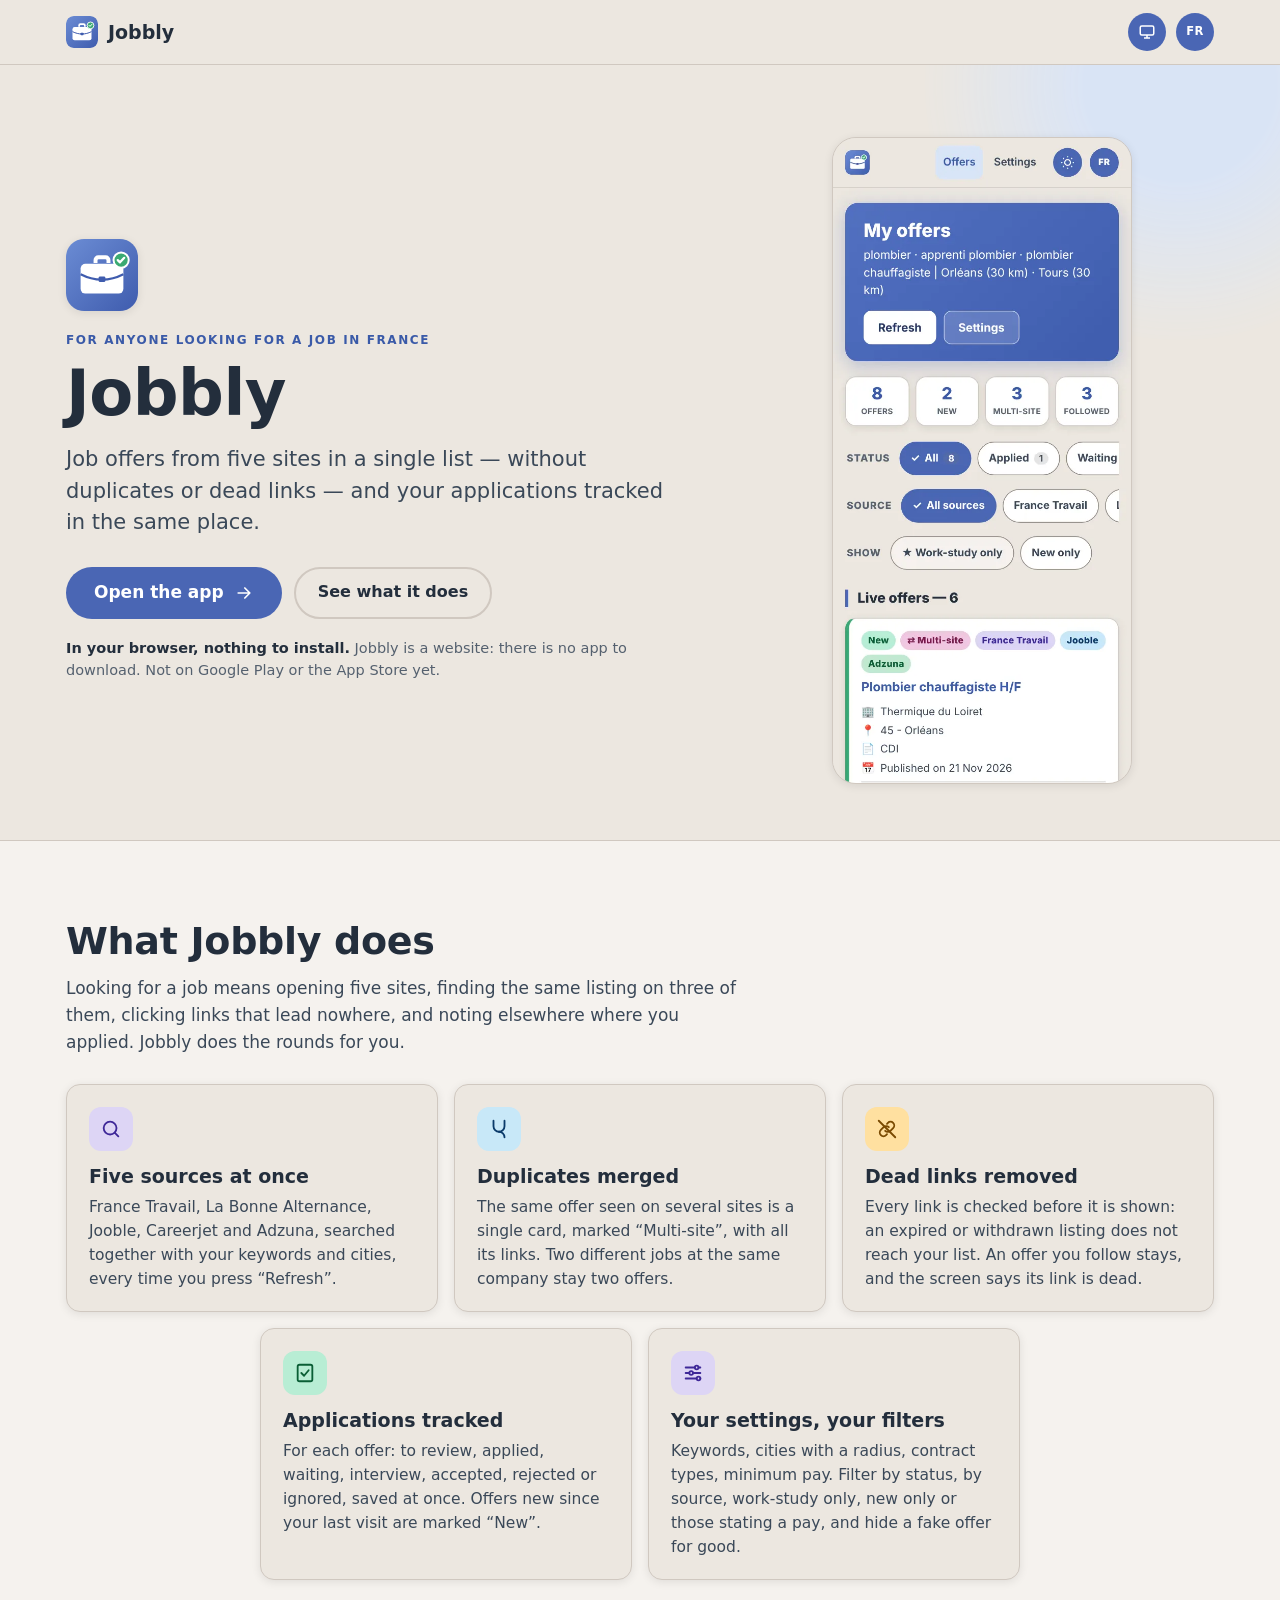
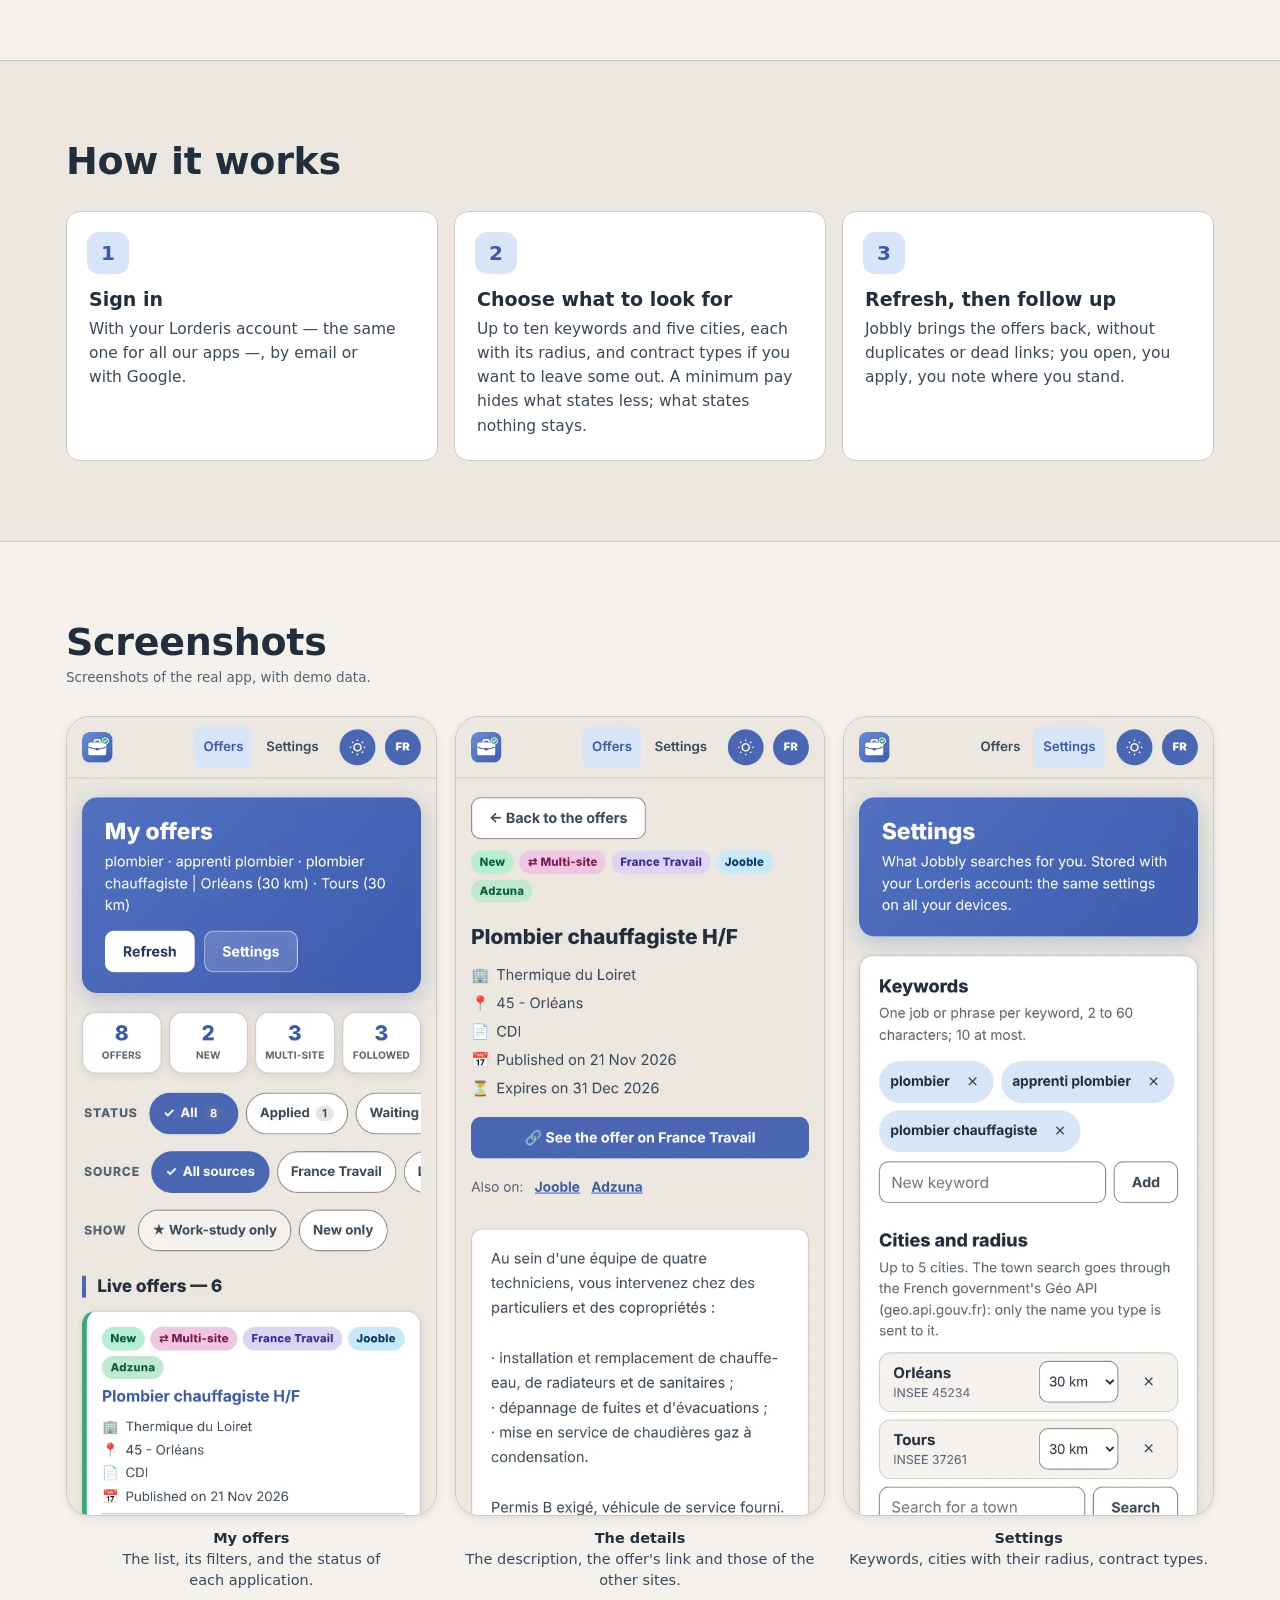
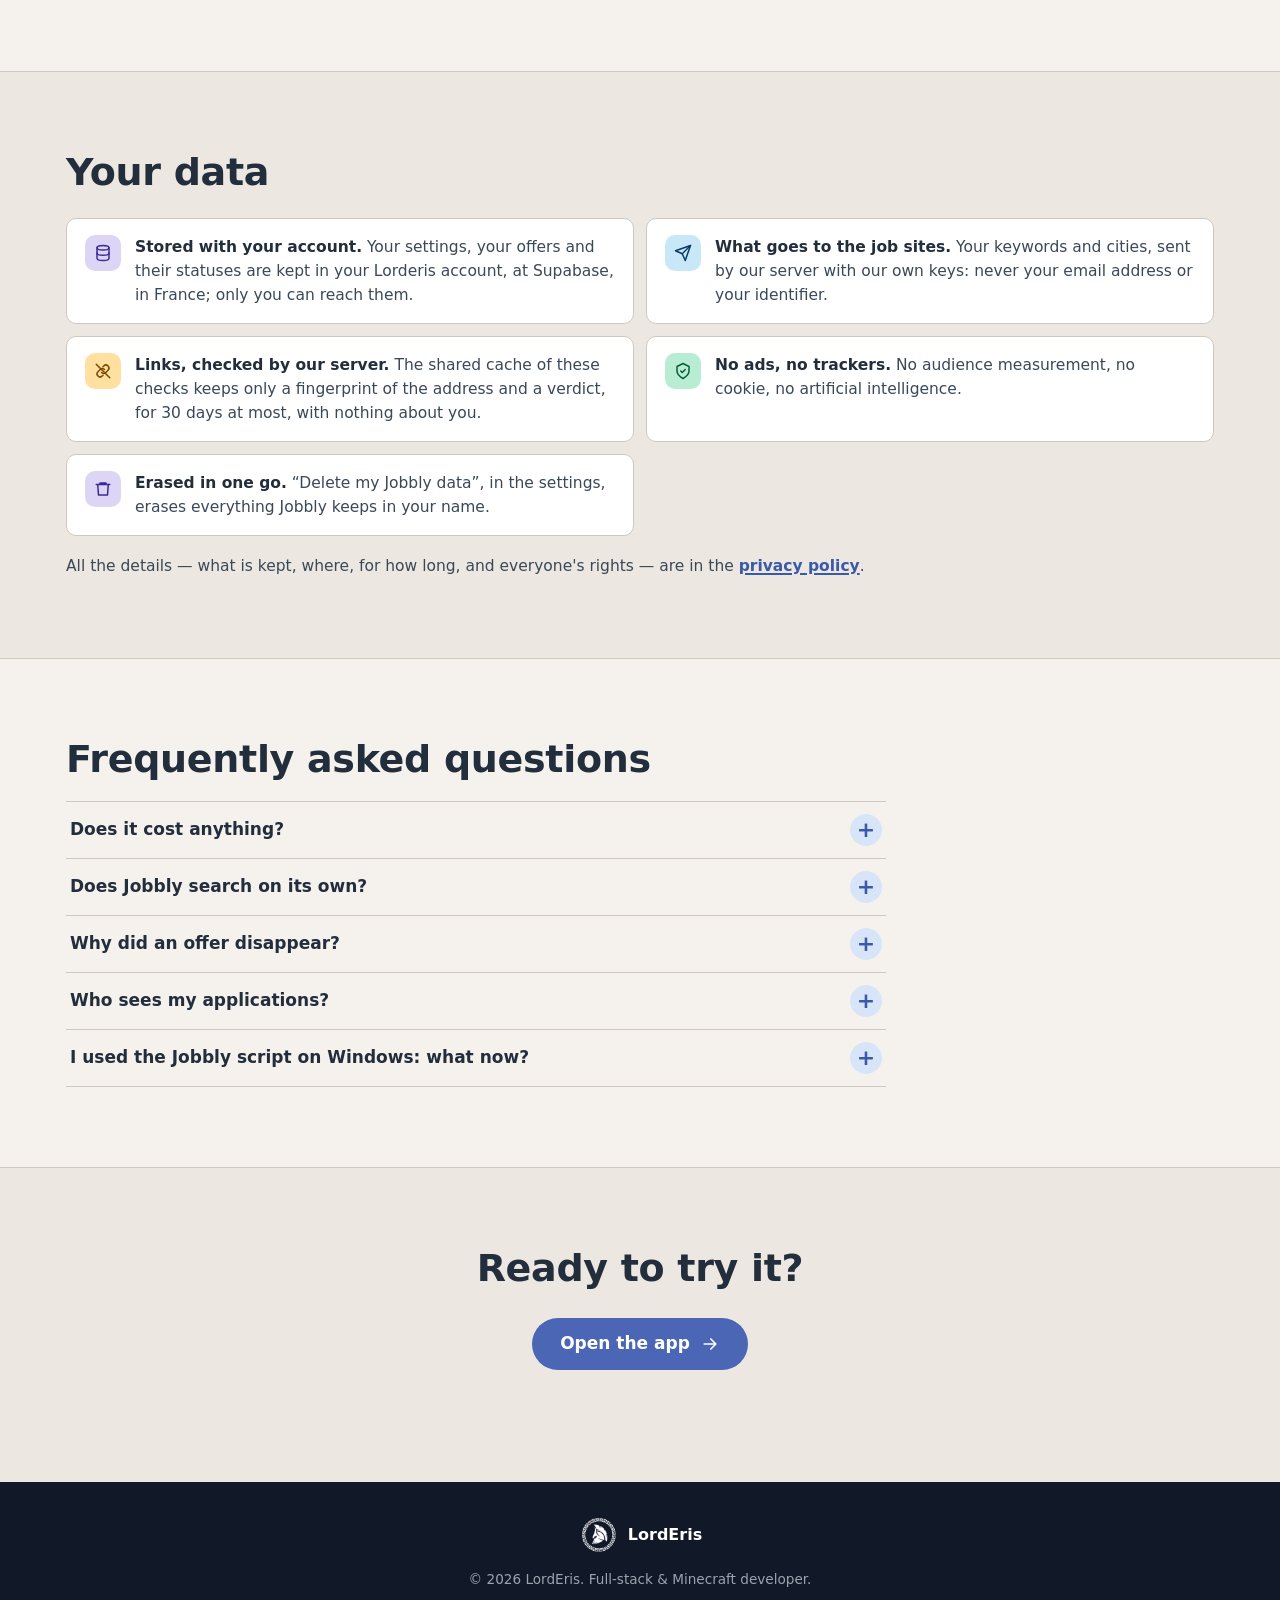
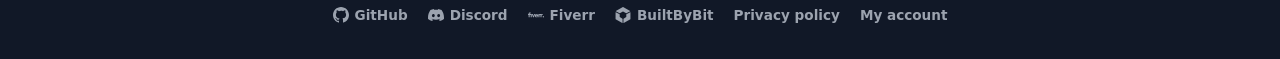
<file: index.html>
<!doctype html>
<html lang="fr" data-theme="light">
  <head>
    <meta charset="utf-8" />
    <meta name="viewport" content="width=device-width, initial-scale=1" />
    <title>Jobbly — les offres d'emploi de cinq sites en une liste</title>
    <meta name="pp-title-fr" content="Jobbly — les offres d'emploi de cinq sites en une liste" />
    <meta name="pp-title-en" content="Jobbly — job offers from five sites in one list" />
    <meta name="description" content="Jobbly rassemble les offres d'emploi de France Travail, La Bonne Alternance, Jooble, Careerjet et Adzuna en une seule liste, sans doublons ni liens morts, et suit tes candidatures. Gratuit, dans le navigateur, avec ton compte Lorderis." />
    <meta name="robots" content="index, follow" />
    <meta name="color-scheme" content="light dark" />
    <!-- La présentation de Jobbly, servie à l'adresse du site (`/`) ;
         l'appli est juste derrière, à /offres.html. Au gabarit commun des
         présentations Lorderis (Account-LordEris, reference/presentation/) :
         presentation.css et presentation.js recopiés tels quels, leurs
         variables --lp-* posées dans jobbly.css pour les deux thèmes.
         presentation.js lit ces deux balises : où est l'appli, et la marque
         qu'elle pose dans le navigateur (assets/js/app.js). Tout ce que la
         page annonce se lit dans le code et dans la politique de
         confidentialité : un changement de l'un se reporte dans l'autre. -->
    <meta name="lorderis-app-path" content="/offres.html" />
    <meta name="lorderis-app-opened-key" content="jobbly:app-opened" />
    <!-- Scripts classiques, externes et synchrones, avant les feuilles (la
         CSP refuse le script en ligne) : thème et langue, passage à l'appli,
         puis les deux boutons de la barre. -->
    <script src="/assets/js/theme-init.js"></script>
    <script src="/assets/js/presentation.js"></script>
    <script src="/assets/js/prefs.js"></script>
    <link rel="stylesheet" href="/assets/css/lorderis-footer.css" />
    <link rel="stylesheet" href="/assets/css/lorderis-toggles.css" />
    <link rel="stylesheet" href="/assets/css/jobbly.css" />
    <link rel="stylesheet" href="/assets/css/presentation.css" />
    <link rel="icon" href="/assets/img/icone.svg" type="image/svg+xml" />
  </head>
  <body>
    <header class="jb-bar">
      <div class="jb-bar__in">
        <a class="jb-brand" href="/?presentation"><img src="/assets/img/icone.svg" alt="" width="32" height="32" /><span>Jobbly</span></a>
        <div class="lorderis-toggles" hidden>
      <button type="button" class="lorderis-theme-toggle" aria-label="Thème : Système. Passer à Clair" title="Thème : Système. Passer à Clair">
        <svg class="icon-system" width="18" height="18" viewBox="0 0 24 24" fill="none" stroke="currentColor" stroke-width="2" aria-hidden="true" focusable="false"><rect x="3" y="4" width="18" height="12" rx="2"/><path d="M8 20h8M12 16v4"/></svg>
        <svg class="icon-sun" width="18" height="18" viewBox="0 0 24 24" fill="none" stroke="currentColor" stroke-width="2" aria-hidden="true" focusable="false"><circle cx="12" cy="12" r="5"/><path d="M12 1v2M12 21v2M4.22 4.22l1.42 1.42M18.36 18.36l1.42 1.42M1 12h2M21 12h2M4.22 19.78l1.42-1.42M18.36 5.64l1.42-1.42"/></svg>
        <svg class="icon-moon" width="18" height="18" viewBox="0 0 24 24" fill="none" stroke="currentColor" stroke-width="2" aria-hidden="true" focusable="false"><path d="M21 12.79A9 9 0 1 1 11.21 3 7 7 0 0 0 21 12.79z"/></svg>
      </button>
      <button type="button" class="lorderis-lang-toggle" aria-label="Passer en anglais (EN)" title="Passer en anglais (EN)">
        <span class="lt-to-en" lang="en" aria-hidden="true">EN</span>
        <span class="lt-to-fr" lang="fr" aria-hidden="true">FR</span>
      </button>
    </div>
      </div>
    </header>
    <main id="contenu">
      <!-- Le gabarit commun, une fois par langue : la langue affichée masque
           l'autre bloc (jobbly.css, data-lang-block). Les captures sont
           celles de l'appli réelle, au thème de la page, avec des données de
           démonstration (tools/check-site.mjs --apercu). -->
      <div data-lang-block="fr" lang="fr">
        <section class="pres-hero">
          <span class="pres-blob" aria-hidden="true"></span>
          <div class="pres-wrap pres-hero__in">
            <div class="pres-hero__text">
              <img class="pres-icon" src="/assets/img/icone.svg" alt="" width="72" height="72" />
              <span class="pres-eyebrow">Pour qui cherche un emploi en France</span>
              <h1>Jobbly</h1>
              <p class="pres-lead">Les offres d'emploi de cinq sites en une seule liste — sans doublons ni liens morts — et le suivi de tes candidatures, au même endroit.</p>
              <div class="pres-actions">
                <a class="pres-cta" href="/offres.html">Ouvrir l'appli<svg width="20" height="20" viewBox="0 0 24 24" fill="none" stroke="currentColor" stroke-width="2" stroke-linecap="round" stroke-linejoin="round" aria-hidden="true" focusable="false"><path d="M5 12h14M13 6l6 6-6 6"/></svg></a>
                <a class="pres-ghost" href="#fonctions">Voir ce qu'elle fait</a>
              </div>
              <p class="pres-avail"><strong>Dans le navigateur, sans rien installer.</strong> Jobbly est un site : pas d'appli à télécharger. Pas encore sur Google Play ni sur l'App Store.</p>
            </div>
            <figure class="pres-hero__shot">
              <img class="pres-shot-light" src="/assets/apercu/offers-fr-light.webp" alt="L&#x27;écran Mes offres : le bandeau bleu avec le bouton Actualiser, les compteurs, les filtres, puis des cartes d&#x27;offres de plombier avec leurs badges de source, Nouveau et Alternance." width="390" height="844" />
              <img class="pres-shot-dark" src="/assets/apercu/offers-fr-dark.webp" alt="L&#x27;écran Mes offres : le bandeau bleu avec le bouton Actualiser, les compteurs, les filtres, puis des cartes d&#x27;offres de plombier avec leurs badges de source, Nouveau et Alternance." width="390" height="844" loading="lazy" />
            </figure>
          </div>
        </section>

        <section class="pres-section pres-section--band" id="fonctions" aria-labelledby="fonctions-t">
          <div class="pres-wrap">
            <h2 id="fonctions-t">Ce que fait Jobbly</h2>
            <p class="pres-intro">Chercher un emploi, c'est ouvrir cinq sites, retrouver la même annonce sur trois d'entre eux, cliquer sur des liens qui ne mènent plus à rien, et noter à part où l'on a postulé. Jobbly fait la tournée pour toi.</p>
            <ul class="pres-features">
              <li class="pres-feature">
                <span class="pres-i tone-1"><svg width="22" height="22" viewBox="0 0 24 24" fill="none" stroke="currentColor" stroke-width="2" stroke-linecap="round" stroke-linejoin="round" aria-hidden="true" focusable="false"><path d="M11 4a7 7 0 1 0 0 14 7 7 0 0 0 0-14Z"/><path d="m20 20-4-4"/></svg></span>
                <h3>Cinq sources d'un coup</h3>
                <p>France Travail, La Bonne Alternance, Jooble, Careerjet et Adzuna, interrogés ensemble avec tes mots-clés et tes villes, à chaque fois que tu appuies sur « Actualiser ».</p>
              </li>
              <li class="pres-feature">
                <span class="pres-i tone-2"><svg width="22" height="22" viewBox="0 0 24 24" fill="none" stroke="currentColor" stroke-width="2" stroke-linecap="round" stroke-linejoin="round" aria-hidden="true" focusable="false"><path d="M6 3v6a6 6 0 0 0 6 6h0a6 6 0 0 1 6 6"/><path d="M18 3v6a6 6 0 0 1-6 6"/></svg></span>
                <h3>Les doublons fusionnés</h3>
                <p>La même offre vue sur plusieurs sites ne fait qu'une carte, marquée « Multi-sites », avec tous ses liens. Deux postes différents de la même entreprise restent deux offres.</p>
              </li>
              <li class="pres-feature">
                <span class="pres-i tone-4"><svg width="22" height="22" viewBox="0 0 24 24" fill="none" stroke="currentColor" stroke-width="2" stroke-linecap="round" stroke-linejoin="round" aria-hidden="true" focusable="false"><path d="M10 14a4 4 0 0 0 5.7 0l3-3a4 4 0 0 0-5.7-5.7l-1 1"/><path d="M14 10a4 4 0 0 0-5.7 0l-3 3a4 4 0 0 0 5.7 5.7l1-1"/><path d="m3 3 18 18"/></svg></span>
                <h3>Les liens morts écartés</h3>
                <p>Chaque lien est vérifié avant d'être montré : une annonce expirée ou retirée n'arrive pas dans ta liste. Une offre que tu suis reste, et l'écran dit que son lien est mort.</p>
              </li>
              <li class="pres-feature">
                <span class="pres-i tone-3"><svg width="22" height="22" viewBox="0 0 24 24" fill="none" stroke="currentColor" stroke-width="2" stroke-linecap="round" stroke-linejoin="round" aria-hidden="true" focusable="false"><rect x="4" y="3" width="16" height="18" rx="2"/><path d="m8 12 3 3 5-6"/></svg></span>
                <h3>Le suivi des candidatures</h3>
                <p>Pour chaque offre : à traiter, postulé, en attente, entretien, accepté, refusé ou ignoré, enregistré tout de suite. Les nouvelles depuis ta dernière visite portent « Nouveau ».</p>
              </li>
              <li class="pres-feature">
                <span class="pres-i tone-1"><svg width="22" height="22" viewBox="0 0 24 24" fill="none" stroke="currentColor" stroke-width="2" stroke-linecap="round" stroke-linejoin="round" aria-hidden="true" focusable="false"><path d="M4 6h10M18 6h2M4 12h4M12 12h8M4 18h12M20 18h0"/><circle cx="16" cy="6" r="2"/><circle cx="10" cy="12" r="2"/><circle cx="18" cy="18" r="2"/></svg></span>
                <h3>Tes réglages, tes filtres</h3>
                <p>Mots-clés, villes avec un rayon, types de contrat, salaire minimum. Filtre par statut, par source, l'alternance seule, les nouvelles seules ou celles qui annoncent un salaire, et masque une fausse offre pour de bon.</p>
              </li>
            </ul>
          </div>
        </section>

        <section class="pres-section" id="etapes" aria-labelledby="etapes-t">
          <div class="pres-wrap">
            <h2 id="etapes-t">Comment ça marche</h2>
            <ol class="pres-steps">
              <li><h3>Connecte-toi</h3><p>Avec ton compte Lorderis — le même pour toutes nos apps —, par e-mail ou avec Google.</p></li>
              <li><h3>Choisis quoi chercher</h3><p>Jusqu'à dix mots-clés et cinq villes, chacune avec son rayon, et les types de contrat si tu veux en écarter. Un salaire minimum masque ce qui annonce moins ; ce qui n'annonce rien reste.</p></li>
              <li><h3>Actualise, puis suis</h3><p>Jobbly rapporte les offres, sans doublons ni liens morts ; tu ouvres, tu postules, tu notes où tu en es.</p></li>
            </ol>
          </div>
        </section>

        <section class="pres-section pres-section--band" id="apercu" aria-labelledby="apercu-t">
          <div class="pres-wrap">
            <h2 id="apercu-t">En images</h2>
            <p class="pres-shots-note">Captures de l'appli réelle, avec des données de démonstration.</p>
            <ul class="pres-shots">
              <li>
                <figure class="pres-shot">
                  <img class="pres-shot-light" src="/assets/apercu/offers-fr-light.webp" alt="L&#x27;écran Mes offres : le bandeau bleu avec le bouton Actualiser, les compteurs, les filtres, puis des cartes d&#x27;offres de plombier avec leurs badges de source, Nouveau et Alternance." width="390" height="844" loading="lazy" />
                  <img class="pres-shot-dark" src="/assets/apercu/offers-fr-dark.webp" alt="L&#x27;écran Mes offres : le bandeau bleu avec le bouton Actualiser, les compteurs, les filtres, puis des cartes d&#x27;offres de plombier avec leurs badges de source, Nouveau et Alternance." width="390" height="844" loading="lazy" />
                  <figcaption><strong>Mes offres</strong>La liste, ses filtres, et le statut de chaque candidature.</figcaption>
                </figure>
              </li>
              <li>
                <figure class="pres-shot">
                  <img class="pres-shot-light" src="/assets/apercu/offer-fr-light.webp" alt="Le détail d&#x27;une offre : titre, entreprise, lieu, contrat, date, le bouton Voir l&#x27;offre, les autres sites où elle paraît, la description, puis le statut, Fausse offre et Ignorer." width="390" height="844" loading="lazy" />
                  <img class="pres-shot-dark" src="/assets/apercu/offer-fr-dark.webp" alt="Le détail d&#x27;une offre : titre, entreprise, lieu, contrat, date, le bouton Voir l&#x27;offre, les autres sites où elle paraît, la description, puis le statut, Fausse offre et Ignorer." width="390" height="844" loading="lazy" />
                  <figcaption><strong>Le détail</strong>La description, le lien de l'offre et ceux des autres sites.</figcaption>
                </figure>
              </li>
              <li>
                <figure class="pres-shot">
                  <img class="pres-shot-light" src="/assets/apercu/settings-fr-light.webp" alt="L&#x27;écran Réglages : des mots-clés en pastilles, deux villes avec leur rayon de 30 kilomètres, la recherche de commune et les types de contrat à cocher." width="390" height="844" loading="lazy" />
                  <img class="pres-shot-dark" src="/assets/apercu/settings-fr-dark.webp" alt="L&#x27;écran Réglages : des mots-clés en pastilles, deux villes avec leur rayon de 30 kilomètres, la recherche de commune et les types de contrat à cocher." width="390" height="844" loading="lazy" />
                  <figcaption><strong>Réglages</strong>Mots-clés, villes avec leur rayon, types de contrat.</figcaption>
                </figure>
              </li>
            </ul>
          </div>
        </section>

        <section class="pres-section" id="donnees" aria-labelledby="donnees-t">
          <div class="pres-wrap">
            <h2 id="donnees-t">Tes données</h2>
            <ul class="pres-points">
              <li><span class="pres-i tone-1"><svg width="18" height="18" viewBox="0 0 24 24" fill="none" stroke="currentColor" stroke-width="2" stroke-linecap="round" stroke-linejoin="round" aria-hidden="true" focusable="false"><ellipse cx="12" cy="5" rx="8" ry="3"/><path d="M4 5v14c0 1.7 3.6 3 8 3s8-1.3 8-3V5"/><path d="M4 12c0 1.7 3.6 3 8 3s8-1.3 8-3"/></svg></span><span><strong>Rangées avec ton compte.</strong> Tes réglages, tes offres et leurs statuts sont gardés dans le compte Lorderis, chez Supabase, en France ; toi seul y as accès.</span></li>
              <li><span class="pres-i tone-2"><svg width="18" height="18" viewBox="0 0 24 24" fill="none" stroke="currentColor" stroke-width="2" stroke-linecap="round" stroke-linejoin="round" aria-hidden="true" focusable="false"><path d="M22 2 11 13"/><path d="M22 2 15 22l-4-9-9-4Z"/></svg></span><span><strong>Ce qui part vers les sites d'emploi.</strong> Tes mots-clés et tes villes, envoyés par notre serveur avec nos propres clés : jamais ton adresse e-mail ni ton identifiant.</span></li>
              <li><span class="pres-i tone-4"><svg width="18" height="18" viewBox="0 0 24 24" fill="none" stroke="currentColor" stroke-width="2" stroke-linecap="round" stroke-linejoin="round" aria-hidden="true" focusable="false"><path d="M10 14a4 4 0 0 0 5.7 0l3-3a4 4 0 0 0-5.7-5.7l-1 1"/><path d="M14 10a4 4 0 0 0-5.7 0l-3 3a4 4 0 0 0 5.7 5.7l1-1"/><path d="m3 3 18 18"/></svg></span><span><strong>Les liens, vérifiés par notre serveur.</strong> Le cache commun de ces vérifications ne garde qu'une empreinte de l'adresse et un verdict, 30 jours au plus, sans rien qui te concerne.</span></li>
              <li><span class="pres-i tone-3"><svg width="18" height="18" viewBox="0 0 24 24" fill="none" stroke="currentColor" stroke-width="2" stroke-linecap="round" stroke-linejoin="round" aria-hidden="true" focusable="false"><path d="M12 2 4 6v6c0 5 3.4 7.5 8 10 4.6-2.5 8-5 8-10V6z"/><path d="m9 12 2 2 4-4"/></svg></span><span><strong>Ni publicité, ni traceur.</strong> Aucune mesure d'audience, aucun cookie, aucune intelligence artificielle.</span></li>
              <li><span class="pres-i tone-1"><svg width="18" height="18" viewBox="0 0 24 24" fill="none" stroke="currentColor" stroke-width="2" stroke-linecap="round" stroke-linejoin="round" aria-hidden="true" focusable="false"><path d="M3 6h18M8 6V4h8v2M19 6l-1 14H6L5 6"/></svg></span><span><strong>Effaçables d'un geste.</strong> « Supprimer mes données Jobbly », dans les réglages, efface tout ce que Jobbly garde à ton nom.</span></li>
            </ul>
            <p class="pres-more">Tout le détail — ce qui est gardé, où, combien de temps, et les droits de chacun — est dans la <a href="/confidentialite.html">politique de confidentialité</a>.</p>
          </div>
        </section>

        <section class="pres-section pres-section--band" id="questions" aria-labelledby="questions-t">
          <div class="pres-wrap">
            <h2 id="questions-t">Questions fréquentes</h2>
            <div class="pres-faq">
              <details>
                <summary>C'est payant ?</summary>
                <p>Non, Jobbly est gratuit. Pour que tout le monde en profite, le nombre de recherches est limité à 30 par jour et par compte ; les offres déjà trouvées restent consultables.</p>
              </details>
              <details>
                <summary>Jobbly cherche-t-il tout seul ?</summary>
                <p>Non : la recherche part quand tu appuies sur « Actualiser ». Elle dure de quelques secondes à une minute, et l'écran dit ensuite combien d'offres sont arrivées, combien de doublons ont été fusionnés, et quelle source n'a pas répondu.</p>
              </details>
              <details>
                <summary>Pourquoi une offre a-t-elle disparu ?</summary>
                <p>Parce que les sites ne la publient plus, ou que son lien ne mène plus à rien. Une offre que tu suis — un statut posé — reste, marquée « Plus publiée » ou « Lien mort » ; les autres s'effacent, tout de suite si leur lien est mort, au bout de 30 jours sinon.</p>
              </details>
              <details>
                <summary>Qui voit mes candidatures ?</summary>
                <p>Toi seul. Elles sont rangées avec ton compte Lorderis, et la base refuse de les montrer à un autre compte.</p>
              </details>
              <details>
                <summary>J'utilisais le script Jobbly sous Windows : et maintenant ?</summary>
                <p>Le site le remplace, avec les mêmes sources et les mêmes statuts, sans rien à installer. Tes anciens statuts ne sont pas repris : ils vivaient dans un fichier de ton ordinateur.</p>
              </details>
            </div>
          </div>
        </section>

        <section class="pres-section pres-final" aria-labelledby="final-t">
          <div class="pres-wrap">
            <h2 id="final-t">Prêt à essayer ?</h2>
            <div class="pres-actions">
              <a class="pres-cta" href="/offres.html">Ouvrir l'appli<svg width="20" height="20" viewBox="0 0 24 24" fill="none" stroke="currentColor" stroke-width="2" stroke-linecap="round" stroke-linejoin="round" aria-hidden="true" focusable="false"><path d="M5 12h14M13 6l6 6-6 6"/></svg></a>
            </div>
          </div>
        </section>
      </div>
      <div data-lang-block="en" lang="en">
        <section class="pres-hero">
          <span class="pres-blob" aria-hidden="true"></span>
          <div class="pres-wrap pres-hero__in">
            <div class="pres-hero__text">
              <img class="pres-icon" src="/assets/img/icone.svg" alt="" width="72" height="72" />
              <span class="pres-eyebrow">For anyone looking for a job in France</span>
              <h1>Jobbly</h1>
              <p class="pres-lead">Job offers from five sites in a single list — without duplicates or dead links — and your applications tracked in the same place.</p>
              <div class="pres-actions">
                <a class="pres-cta" href="/offres.html">Open the app<svg width="20" height="20" viewBox="0 0 24 24" fill="none" stroke="currentColor" stroke-width="2" stroke-linecap="round" stroke-linejoin="round" aria-hidden="true" focusable="false"><path d="M5 12h14M13 6l6 6-6 6"/></svg></a>
                <a class="pres-ghost" href="#en-fonctions">See what it does</a>
              </div>
              <p class="pres-avail"><strong>In your browser, nothing to install.</strong> Jobbly is a website: there is no app to download. Not on Google Play or the App Store yet.</p>
            </div>
            <figure class="pres-hero__shot">
              <img class="pres-shot-light" src="/assets/apercu/offers-en-light.webp" alt="The My offers screen: the blue banner with the Refresh button, the counters, the filters, then plumber job cards with their source, New and Work-study badges." width="390" height="844" />
              <img class="pres-shot-dark" src="/assets/apercu/offers-en-dark.webp" alt="The My offers screen: the blue banner with the Refresh button, the counters, the filters, then plumber job cards with their source, New and Work-study badges." width="390" height="844" loading="lazy" />
            </figure>
          </div>
        </section>

        <section class="pres-section pres-section--band" id="en-fonctions" aria-labelledby="en-fonctions-t">
          <div class="pres-wrap">
            <h2 id="en-fonctions-t">What Jobbly does</h2>
            <p class="pres-intro">Looking for a job means opening five sites, finding the same listing on three of them, clicking links that lead nowhere, and noting elsewhere where you applied. Jobbly does the rounds for you.</p>
            <ul class="pres-features">
              <li class="pres-feature">
                <span class="pres-i tone-1"><svg width="22" height="22" viewBox="0 0 24 24" fill="none" stroke="currentColor" stroke-width="2" stroke-linecap="round" stroke-linejoin="round" aria-hidden="true" focusable="false"><path d="M11 4a7 7 0 1 0 0 14 7 7 0 0 0 0-14Z"/><path d="m20 20-4-4"/></svg></span>
                <h3>Five sources at once</h3>
                <p>France Travail, La Bonne Alternance, Jooble, Careerjet and Adzuna, searched together with your keywords and cities, every time you press “Refresh”.</p>
              </li>
              <li class="pres-feature">
                <span class="pres-i tone-2"><svg width="22" height="22" viewBox="0 0 24 24" fill="none" stroke="currentColor" stroke-width="2" stroke-linecap="round" stroke-linejoin="round" aria-hidden="true" focusable="false"><path d="M6 3v6a6 6 0 0 0 6 6h0a6 6 0 0 1 6 6"/><path d="M18 3v6a6 6 0 0 1-6 6"/></svg></span>
                <h3>Duplicates merged</h3>
                <p>The same offer seen on several sites is a single card, marked “Multi-site”, with all its links. Two different jobs at the same company stay two offers.</p>
              </li>
              <li class="pres-feature">
                <span class="pres-i tone-4"><svg width="22" height="22" viewBox="0 0 24 24" fill="none" stroke="currentColor" stroke-width="2" stroke-linecap="round" stroke-linejoin="round" aria-hidden="true" focusable="false"><path d="M10 14a4 4 0 0 0 5.7 0l3-3a4 4 0 0 0-5.7-5.7l-1 1"/><path d="M14 10a4 4 0 0 0-5.7 0l-3 3a4 4 0 0 0 5.7 5.7l1-1"/><path d="m3 3 18 18"/></svg></span>
                <h3>Dead links removed</h3>
                <p>Every link is checked before it is shown: an expired or withdrawn listing does not reach your list. An offer you follow stays, and the screen says its link is dead.</p>
              </li>
              <li class="pres-feature">
                <span class="pres-i tone-3"><svg width="22" height="22" viewBox="0 0 24 24" fill="none" stroke="currentColor" stroke-width="2" stroke-linecap="round" stroke-linejoin="round" aria-hidden="true" focusable="false"><rect x="4" y="3" width="16" height="18" rx="2"/><path d="m8 12 3 3 5-6"/></svg></span>
                <h3>Applications tracked</h3>
                <p>For each offer: to review, applied, waiting, interview, accepted, rejected or ignored, saved at once. Offers new since your last visit are marked “New”.</p>
              </li>
              <li class="pres-feature">
                <span class="pres-i tone-1"><svg width="22" height="22" viewBox="0 0 24 24" fill="none" stroke="currentColor" stroke-width="2" stroke-linecap="round" stroke-linejoin="round" aria-hidden="true" focusable="false"><path d="M4 6h10M18 6h2M4 12h4M12 12h8M4 18h12M20 18h0"/><circle cx="16" cy="6" r="2"/><circle cx="10" cy="12" r="2"/><circle cx="18" cy="18" r="2"/></svg></span>
                <h3>Your settings, your filters</h3>
                <p>Keywords, cities with a radius, contract types, minimum pay. Filter by status, by source, work-study only, new only or those stating a pay, and hide a fake offer for good.</p>
              </li>
            </ul>
          </div>
        </section>

        <section class="pres-section" id="en-etapes" aria-labelledby="en-etapes-t">
          <div class="pres-wrap">
            <h2 id="en-etapes-t">How it works</h2>
            <ol class="pres-steps">
              <li><h3>Sign in</h3><p>With your Lorderis account — the same one for all our apps —, by email or with Google.</p></li>
              <li><h3>Choose what to look for</h3><p>Up to ten keywords and five cities, each with its radius, and contract types if you want to leave some out. A minimum pay hides what states less; what states nothing stays.</p></li>
              <li><h3>Refresh, then follow up</h3><p>Jobbly brings the offers back, without duplicates or dead links; you open, you apply, you note where you stand.</p></li>
            </ol>
          </div>
        </section>

        <section class="pres-section pres-section--band" id="en-apercu" aria-labelledby="en-apercu-t">
          <div class="pres-wrap">
            <h2 id="en-apercu-t">Screenshots</h2>
            <p class="pres-shots-note">Screenshots of the real app, with demo data.</p>
            <ul class="pres-shots">
              <li>
                <figure class="pres-shot">
                  <img class="pres-shot-light" src="/assets/apercu/offers-en-light.webp" alt="The My offers screen: the blue banner with the Refresh button, the counters, the filters, then plumber job cards with their source, New and Work-study badges." width="390" height="844" loading="lazy" />
                  <img class="pres-shot-dark" src="/assets/apercu/offers-en-dark.webp" alt="The My offers screen: the blue banner with the Refresh button, the counters, the filters, then plumber job cards with their source, New and Work-study badges." width="390" height="844" loading="lazy" />
                  <figcaption><strong>My offers</strong>The list, its filters, and the status of each application.</figcaption>
                </figure>
              </li>
              <li>
                <figure class="pres-shot">
                  <img class="pres-shot-light" src="/assets/apercu/offer-en-light.webp" alt="An offer&#x27;s details: title, company, place, contract, date, the See the offer button, the other sites where it appears, the description, then the status, Fake offer and Ignore." width="390" height="844" loading="lazy" />
                  <img class="pres-shot-dark" src="/assets/apercu/offer-en-dark.webp" alt="An offer&#x27;s details: title, company, place, contract, date, the See the offer button, the other sites where it appears, the description, then the status, Fake offer and Ignore." width="390" height="844" loading="lazy" />
                  <figcaption><strong>The details</strong>The description, the offer's link and those of the other sites.</figcaption>
                </figure>
              </li>
              <li>
                <figure class="pres-shot">
                  <img class="pres-shot-light" src="/assets/apercu/settings-en-light.webp" alt="The Settings screen: keywords as chips, two cities with their 30-kilometre radius, the town search and the contract types to tick." width="390" height="844" loading="lazy" />
                  <img class="pres-shot-dark" src="/assets/apercu/settings-en-dark.webp" alt="The Settings screen: keywords as chips, two cities with their 30-kilometre radius, the town search and the contract types to tick." width="390" height="844" loading="lazy" />
                  <figcaption><strong>Settings</strong>Keywords, cities with their radius, contract types.</figcaption>
                </figure>
              </li>
            </ul>
          </div>
        </section>

        <section class="pres-section" id="en-donnees" aria-labelledby="en-donnees-t">
          <div class="pres-wrap">
            <h2 id="en-donnees-t">Your data</h2>
            <ul class="pres-points">
              <li><span class="pres-i tone-1"><svg width="18" height="18" viewBox="0 0 24 24" fill="none" stroke="currentColor" stroke-width="2" stroke-linecap="round" stroke-linejoin="round" aria-hidden="true" focusable="false"><ellipse cx="12" cy="5" rx="8" ry="3"/><path d="M4 5v14c0 1.7 3.6 3 8 3s8-1.3 8-3V5"/><path d="M4 12c0 1.7 3.6 3 8 3s8-1.3 8-3"/></svg></span><span><strong>Stored with your account.</strong> Your settings, your offers and their statuses are kept in your Lorderis account, at Supabase, in France; only you can reach them.</span></li>
              <li><span class="pres-i tone-2"><svg width="18" height="18" viewBox="0 0 24 24" fill="none" stroke="currentColor" stroke-width="2" stroke-linecap="round" stroke-linejoin="round" aria-hidden="true" focusable="false"><path d="M22 2 11 13"/><path d="M22 2 15 22l-4-9-9-4Z"/></svg></span><span><strong>What goes to the job sites.</strong> Your keywords and cities, sent by our server with our own keys: never your email address or your identifier.</span></li>
              <li><span class="pres-i tone-4"><svg width="18" height="18" viewBox="0 0 24 24" fill="none" stroke="currentColor" stroke-width="2" stroke-linecap="round" stroke-linejoin="round" aria-hidden="true" focusable="false"><path d="M10 14a4 4 0 0 0 5.7 0l3-3a4 4 0 0 0-5.7-5.7l-1 1"/><path d="M14 10a4 4 0 0 0-5.7 0l-3 3a4 4 0 0 0 5.7 5.7l1-1"/><path d="m3 3 18 18"/></svg></span><span><strong>Links, checked by our server.</strong> The shared cache of these checks keeps only a fingerprint of the address and a verdict, for 30 days at most, with nothing about you.</span></li>
              <li><span class="pres-i tone-3"><svg width="18" height="18" viewBox="0 0 24 24" fill="none" stroke="currentColor" stroke-width="2" stroke-linecap="round" stroke-linejoin="round" aria-hidden="true" focusable="false"><path d="M12 2 4 6v6c0 5 3.4 7.5 8 10 4.6-2.5 8-5 8-10V6z"/><path d="m9 12 2 2 4-4"/></svg></span><span><strong>No ads, no trackers.</strong> No audience measurement, no cookie, no artificial intelligence.</span></li>
              <li><span class="pres-i tone-1"><svg width="18" height="18" viewBox="0 0 24 24" fill="none" stroke="currentColor" stroke-width="2" stroke-linecap="round" stroke-linejoin="round" aria-hidden="true" focusable="false"><path d="M3 6h18M8 6V4h8v2M19 6l-1 14H6L5 6"/></svg></span><span><strong>Erased in one go.</strong> “Delete my Jobbly data”, in the settings, erases everything Jobbly keeps in your name.</span></li>
            </ul>
            <p class="pres-more">All the details — what is kept, where, for how long, and everyone's rights — are in the <a href="/confidentialite.html?lang=en">privacy policy</a>.</p>
          </div>
        </section>

        <section class="pres-section pres-section--band" id="en-questions" aria-labelledby="en-questions-t">
          <div class="pres-wrap">
            <h2 id="en-questions-t">Frequently asked questions</h2>
            <div class="pres-faq">
              <details>
                <summary>Does it cost anything?</summary>
                <p>No, Jobbly is free. So that everyone can use it, searches are limited to 30 per day and per account; the offers already found stay available.</p>
              </details>
              <details>
                <summary>Does Jobbly search on its own?</summary>
                <p>No: the search starts when you press “Refresh”. It takes a few seconds to a minute, and the screen then says how many offers arrived, how many duplicates were merged, and which source did not answer.</p>
              </details>
              <details>
                <summary>Why did an offer disappear?</summary>
                <p>Because the sites no longer publish it, or its link leads nowhere. An offer you follow — with a status set — stays, marked “No longer published” or “Dead link”; the others are erased, at once if their link is dead, after 30 days otherwise.</p>
              </details>
              <details>
                <summary>Who sees my applications?</summary>
                <p>Only you. They are stored with your Lorderis account, and the database refuses to show them to any other account.</p>
              </details>
              <details>
                <summary>I used the Jobbly script on Windows: what now?</summary>
                <p>The site replaces it, with the same sources and statuses, and nothing to install. Your old statuses are not carried over: they lived in a file on your computer.</p>
              </details>
            </div>
          </div>
        </section>

        <section class="pres-section pres-final" aria-labelledby="en-final-t">
          <div class="pres-wrap">
            <h2 id="en-final-t">Ready to try it?</h2>
            <div class="pres-actions">
              <a class="pres-cta" href="/offres.html">Open the app<svg width="20" height="20" viewBox="0 0 24 24" fill="none" stroke="currentColor" stroke-width="2" stroke-linecap="round" stroke-linejoin="round" aria-hidden="true" focusable="false"><path d="M5 12h14M13 6l6 6-6 6"/></svg></a>
            </div>
          </div>
        </section>
      </div>
    </main>
    <footer class="lorderis-footer" aria-label="LordEris" data-lang-block="fr" lang="fr">
      <div class="lorderis-footer__inner">
        <a class="lorderis-footer__brand" href="https://lorderis.dev/">
          <img src="/assets/img/lorderis-logo.png" alt="" width="42" height="42">
          <span>LordEris</span>
        </a>
        <p class="lorderis-footer__copy">© 2026 LordEris. Développeur full-stack &amp; Minecraft.</p>
        <nav class="lorderis-footer__links" aria-label="LordEris">
          <a href="https://github.com/LordEris" target="_blank" rel="noopener noreferrer"><svg viewBox="0 0 24 24" fill="currentColor" aria-hidden="true" focusable="false"><path d="M12 0C5.374 0 0 5.373 0 12c0 5.302 3.438 9.8 8.207 11.387.599.111.793-.261.793-.577v-2.234c-3.338.726-4.033-1.416-4.033-1.416-.546-1.387-1.333-1.756-1.333-1.756-1.089-.745.083-.729.083-.729 1.205.084 1.839 1.237 1.839 1.237 1.07 1.834 2.807 1.304 3.492.997.107-.775.418-1.305.762-1.604-2.665-.305-5.467-1.334-5.467-5.931 0-1.311.469-2.381 1.236-3.221-.124-.303-.535-1.524.117-3.176 0 0 1.008-.322 3.301 1.23A11.509 11.509 0 0 1 12 5.803c1.02.005 2.047.138 3.006.404 2.291-1.552 3.297-1.23 3.297-1.23.653 1.653.242 2.874.118 3.176.77.84 1.235 1.911 1.235 3.221 0 4.609-2.807 5.624-5.479 5.921.43.372.823 1.102.823 2.222v3.293c0 .319.192.694.801.576C20.566 21.797 24 17.3 24 12c0-6.627-5.373-12-12-12z"/></svg> GitHub</a>
          <a href="https://discord.lorderis.dev" target="_blank" rel="noopener noreferrer"><svg viewBox="0 0 127.14 96.36" fill="currentColor" aria-hidden="true" focusable="false"><path d="M107.7,8.07A105.15,105.15,0,0,0,81.47,0a72.06,72.06,0,0,0-3.36,6.83A97.68,97.68,0,0,0,49,6.83,72.37,72.37,0,0,0,45.64,0,105.89,105.89,0,0,0,19.39,8.09C2.79,32.65-1.71,56.6.54,80.21h0A105.73,105.73,0,0,0,32.71,96.36,77.7,77.7,0,0,0,39.6,85.25a68.42,68.42,0,0,1-10.85-5.18c.91-.66,1.8-1.34,2.66-2a75.57,75.57,0,0,0,64.32,0c.87.71,1.76,1.39,2.66,2a68.68,68.68,0,0,1-10.87,5.19,77,77,0,0,0,6.89,11.1A105.25,105.25,0,0,0,126.6,80.22h0C129.24,52.84,122.09,29.11,107.7,8.07ZM42.45,65.69C36.18,65.69,31,60,31,53s5-12.74,11.43-12.74S54,46,53.89,53,48.84,65.69,42.45,65.69Zm42.24,0C78.41,65.69,73.25,60,73.25,53s5-12.74,11.44-12.74S96.23,46,96.12,53,91.08,65.69,84.69,65.69Z"/></svg> Discord</a>
          <a href="https://fiverr.lorderis.dev" target="_blank" rel="noopener noreferrer"><svg viewBox="0 0 24 24" fill="currentColor" aria-hidden="true" focusable="false"><path d="M23.004 15.588a.995.995 0 1 0 .002-1.99.995.995 0 0 0-.002 1.99zm-.996-3.705h-.85c-.546 0-.84.41-.84 1.092v2.466h-1.61v-3.558h-.684c-.547 0-.84.41-.84 1.092v2.466h-1.61v-4.874h1.61v.74c.264-.574.626-.74 1.163-.74h1.972v.74c.264-.574.625-.74 1.162-.74h.527v1.316zm-6.786 1.501h-3.359c.088.546.43.858 1.006.858.43 0 .732-.175.83-.487l1.425.4c-.351.848-1.22 1.364-2.255 1.364-1.748 0-2.549-1.355-2.549-2.515 0-1.14.703-2.505 2.45-2.505 1.856 0 2.471 1.384 2.471 2.408 0 .224-.01.37-.02.477zm-1.562-.945c-.04-.42-.342-.81-.889-.81-.508 0-.81.225-.908.81h1.797zM7.508 15.44h1.416l1.767-4.874h-1.62l-.86 2.837-.878-2.837H5.72l1.787 4.874zm-6.6 0H2.51v-3.558h1.524v3.558h1.591v-4.874H2.51v-.302c0-.332.235-.536.606-.536h.918V8.412H2.85c-1.162 0-1.943 0.712-1.943 1.755v.4H0v1.316h.908v3.558z"/></svg> Fiverr</a>
          <a href="https://builtbybit.com/members/lorderis.529266/#recent-content" target="_blank" rel="noopener noreferrer"><svg viewBox="0 0 24 24" fill="currentColor" aria-hidden="true" focusable="false"><path d="M11.877.032 1.252 5.885a.253.253 0 0 0 .003.446l5.679 3.02c.077.041.17.04.246-.004l4.694-2.697a.254.254 0 0 1 .253 0l4.692 2.697a.253.253 0 0 0 .246.004l5.682-3.021a.253.253 0 0 0 .003-.446L12.122.031a.254.254 0 0 0-.245 0ZM6.924 10.898l-5.71-3.036a.254.254 0 0 0-.373.224V18.25c0 .093.05.178.131.222l9.976 5.495a.254.254 0 0 0 .376-.222v-6.053a.255.255 0 0 0-.127-.22l-4.012-2.305a.252.252 0 0 1-.127-.22v-3.825a.253.253 0 0 0-.135-.224Zm10.152 0 5.71-3.035a.254.254 0 0 1 .373.224v10.164c0 .093-.05.178-.131.222l-9.976 5.495a.254.254 0 0 1-.376-.222v-6.053c0-.091.049-.175.127-.22l4.012-2.305a.252.252 0 0 0 .127-.22v-3.825c0-.094.052-.18.135-.224Z"/></svg> BuiltByBit</a>
          <a href="https://jobbly.lorderis.dev/confidentialite.html">Confidentialité</a>
          <a href="https://account.lorderis.dev/">Mon compte</a>
        </nav>
      </div>
    </footer>
    <footer class="lorderis-footer" aria-label="LordEris" data-lang-block="en" lang="en">
      <div class="lorderis-footer__inner">
        <a class="lorderis-footer__brand" href="https://lorderis.dev/">
          <img src="/assets/img/lorderis-logo.png" alt="" width="42" height="42">
          <span>LordEris</span>
        </a>
        <p class="lorderis-footer__copy">© 2026 LordEris. Full-stack &amp; Minecraft developer.</p>
        <nav class="lorderis-footer__links" aria-label="LordEris">
          <a href="https://github.com/LordEris" target="_blank" rel="noopener noreferrer"><svg viewBox="0 0 24 24" fill="currentColor" aria-hidden="true" focusable="false"><path d="M12 0C5.374 0 0 5.373 0 12c0 5.302 3.438 9.8 8.207 11.387.599.111.793-.261.793-.577v-2.234c-3.338.726-4.033-1.416-4.033-1.416-.546-1.387-1.333-1.756-1.333-1.756-1.089-.745.083-.729.083-.729 1.205.084 1.839 1.237 1.839 1.237 1.07 1.834 2.807 1.304 3.492.997.107-.775.418-1.305.762-1.604-2.665-.305-5.467-1.334-5.467-5.931 0-1.311.469-2.381 1.236-3.221-.124-.303-.535-1.524.117-3.176 0 0 1.008-.322 3.301 1.23A11.509 11.509 0 0 1 12 5.803c1.02.005 2.047.138 3.006.404 2.291-1.552 3.297-1.23 3.297-1.23.653 1.653.242 2.874.118 3.176.77.84 1.235 1.911 1.235 3.221 0 4.609-2.807 5.624-5.479 5.921.43.372.823 1.102.823 2.222v3.293c0 .319.192.694.801.576C20.566 21.797 24 17.3 24 12c0-6.627-5.373-12-12-12z"/></svg> GitHub</a>
          <a href="https://discord.lorderis.dev" target="_blank" rel="noopener noreferrer"><svg viewBox="0 0 127.14 96.36" fill="currentColor" aria-hidden="true" focusable="false"><path d="M107.7,8.07A105.15,105.15,0,0,0,81.47,0a72.06,72.06,0,0,0-3.36,6.83A97.68,97.68,0,0,0,49,6.83,72.37,72.37,0,0,0,45.64,0,105.89,105.89,0,0,0,19.39,8.09C2.79,32.65-1.71,56.6.54,80.21h0A105.73,105.73,0,0,0,32.71,96.36,77.7,77.7,0,0,0,39.6,85.25a68.42,68.42,0,0,1-10.85-5.18c.91-.66,1.8-1.34,2.66-2a75.57,75.57,0,0,0,64.32,0c.87.71,1.76,1.39,2.66,2a68.68,68.68,0,0,1-10.87,5.19,77,77,0,0,0,6.89,11.1A105.25,105.25,0,0,0,126.6,80.22h0C129.24,52.84,122.09,29.11,107.7,8.07ZM42.45,65.69C36.18,65.69,31,60,31,53s5-12.74,11.43-12.74S54,46,53.89,53,48.84,65.69,42.45,65.69Zm42.24,0C78.41,65.69,73.25,60,73.25,53s5-12.74,11.44-12.74S96.23,46,96.12,53,91.08,65.69,84.69,65.69Z"/></svg> Discord</a>
          <a href="https://fiverr.lorderis.dev" target="_blank" rel="noopener noreferrer"><svg viewBox="0 0 24 24" fill="currentColor" aria-hidden="true" focusable="false"><path d="M23.004 15.588a.995.995 0 1 0 .002-1.99.995.995 0 0 0-.002 1.99zm-.996-3.705h-.85c-.546 0-.84.41-.84 1.092v2.466h-1.61v-3.558h-.684c-.547 0-.84.41-.84 1.092v2.466h-1.61v-4.874h1.61v.74c.264-.574.626-.74 1.163-.74h1.972v.74c.264-.574.625-.74 1.162-.74h.527v1.316zm-6.786 1.501h-3.359c.088.546.43.858 1.006.858.43 0 .732-.175.83-.487l1.425.4c-.351.848-1.22 1.364-2.255 1.364-1.748 0-2.549-1.355-2.549-2.515 0-1.14.703-2.505 2.45-2.505 1.856 0 2.471 1.384 2.471 2.408 0 .224-.01.37-.02.477zm-1.562-.945c-.04-.42-.342-.81-.889-.81-.508 0-.81.225-.908.81h1.797zM7.508 15.44h1.416l1.767-4.874h-1.62l-.86 2.837-.878-2.837H5.72l1.787 4.874zm-6.6 0H2.51v-3.558h1.524v3.558h1.591v-4.874H2.51v-.302c0-.332.235-.536.606-.536h.918V8.412H2.85c-1.162 0-1.943 0.712-1.943 1.755v.4H0v1.316h.908v3.558z"/></svg> Fiverr</a>
          <a href="https://builtbybit.com/members/lorderis.529266/#recent-content" target="_blank" rel="noopener noreferrer"><svg viewBox="0 0 24 24" fill="currentColor" aria-hidden="true" focusable="false"><path d="M11.877.032 1.252 5.885a.253.253 0 0 0 .003.446l5.679 3.02c.077.041.17.04.246-.004l4.694-2.697a.254.254 0 0 1 .253 0l4.692 2.697a.253.253 0 0 0 .246.004l5.682-3.021a.253.253 0 0 0 .003-.446L12.122.031a.254.254 0 0 0-.245 0ZM6.924 10.898l-5.71-3.036a.254.254 0 0 0-.373.224V18.25c0 .093.05.178.131.222l9.976 5.495a.254.254 0 0 0 .376-.222v-6.053a.255.255 0 0 0-.127-.22l-4.012-2.305a.252.252 0 0 1-.127-.22v-3.825a.253.253 0 0 0-.135-.224Zm10.152 0 5.71-3.035a.254.254 0 0 1 .373.224v10.164c0 .093-.05.178-.131.222l-9.976 5.495a.254.254 0 0 1-.376-.222v-6.053c0-.091.049-.175.127-.22l4.012-2.305a.252.252 0 0 0 .127-.22v-3.825c0-.094.052-.18.135-.224Z"/></svg> BuiltByBit</a>
          <a href="https://jobbly.lorderis.dev/confidentialite.html">Privacy policy</a>
          <a href="https://account.lorderis.dev/">My account</a>
        </nav>
      </div>
    </footer>
  </body>
</html>
</file>
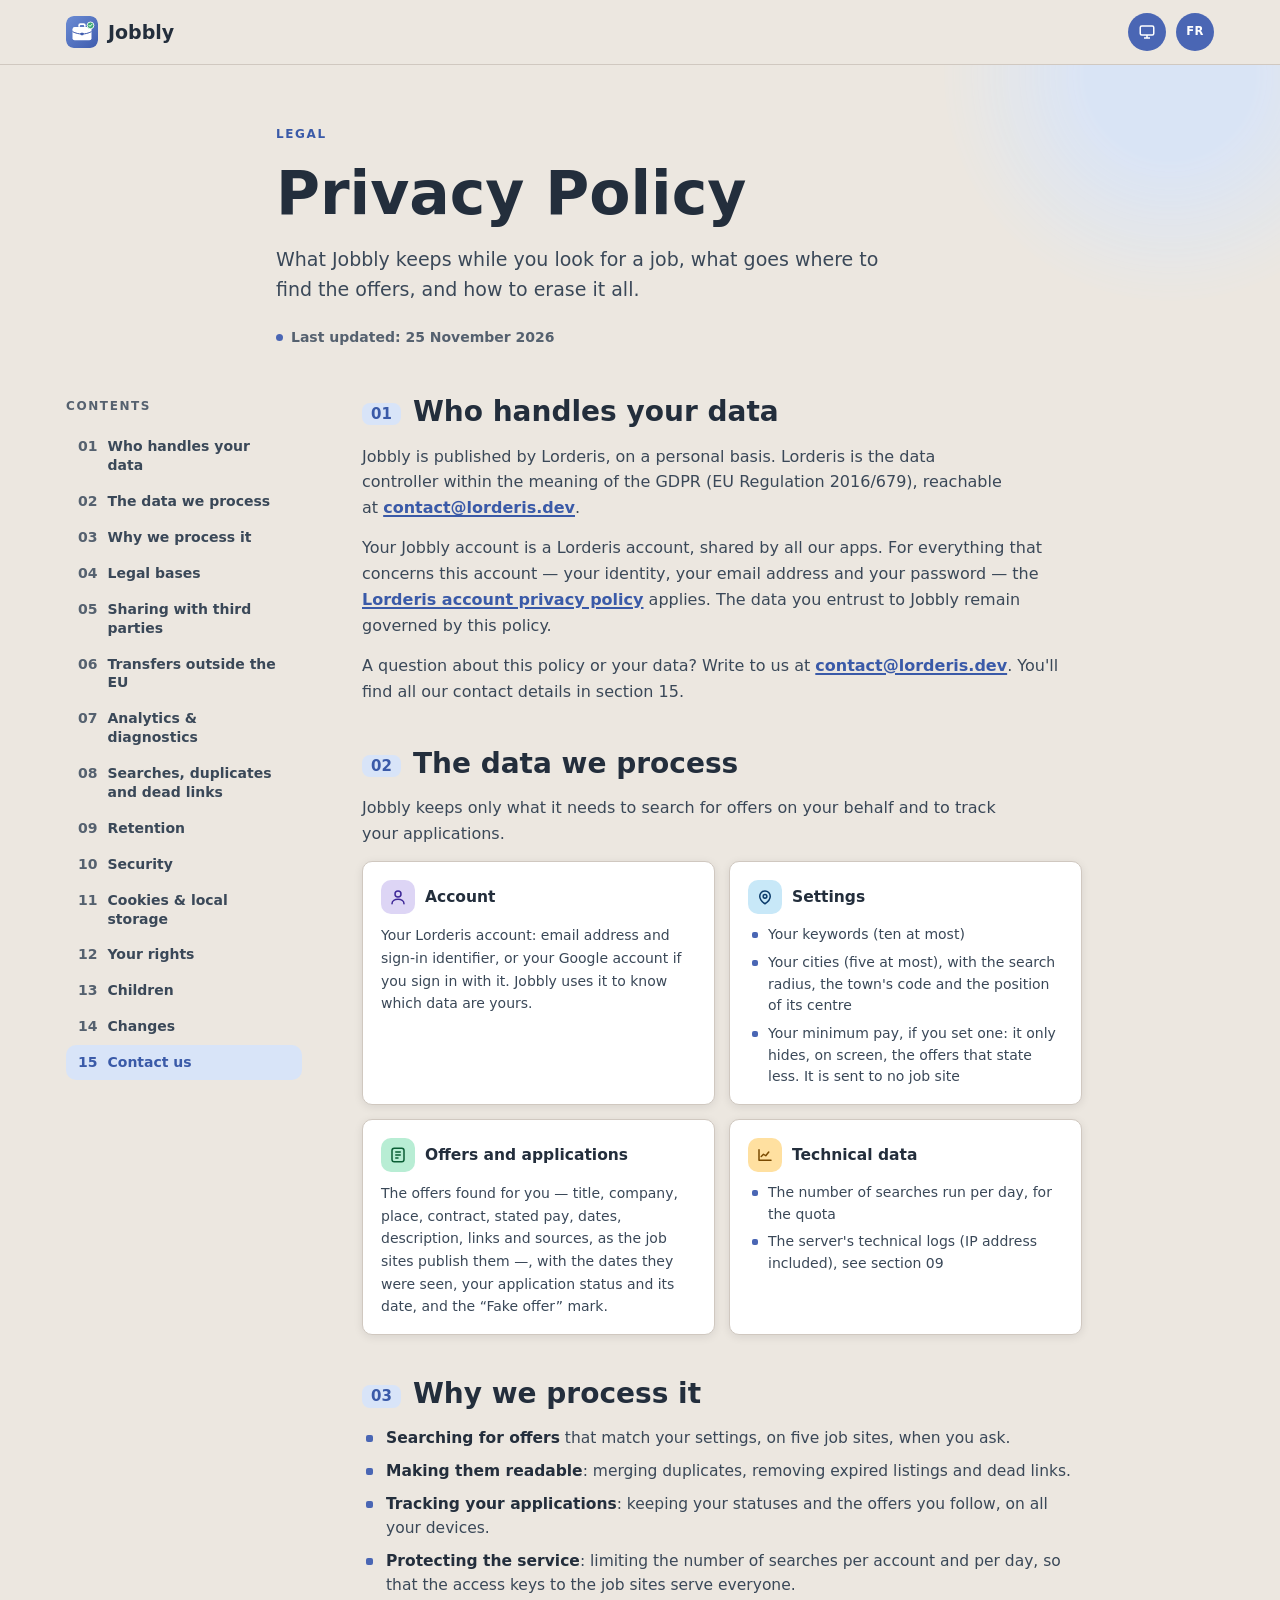
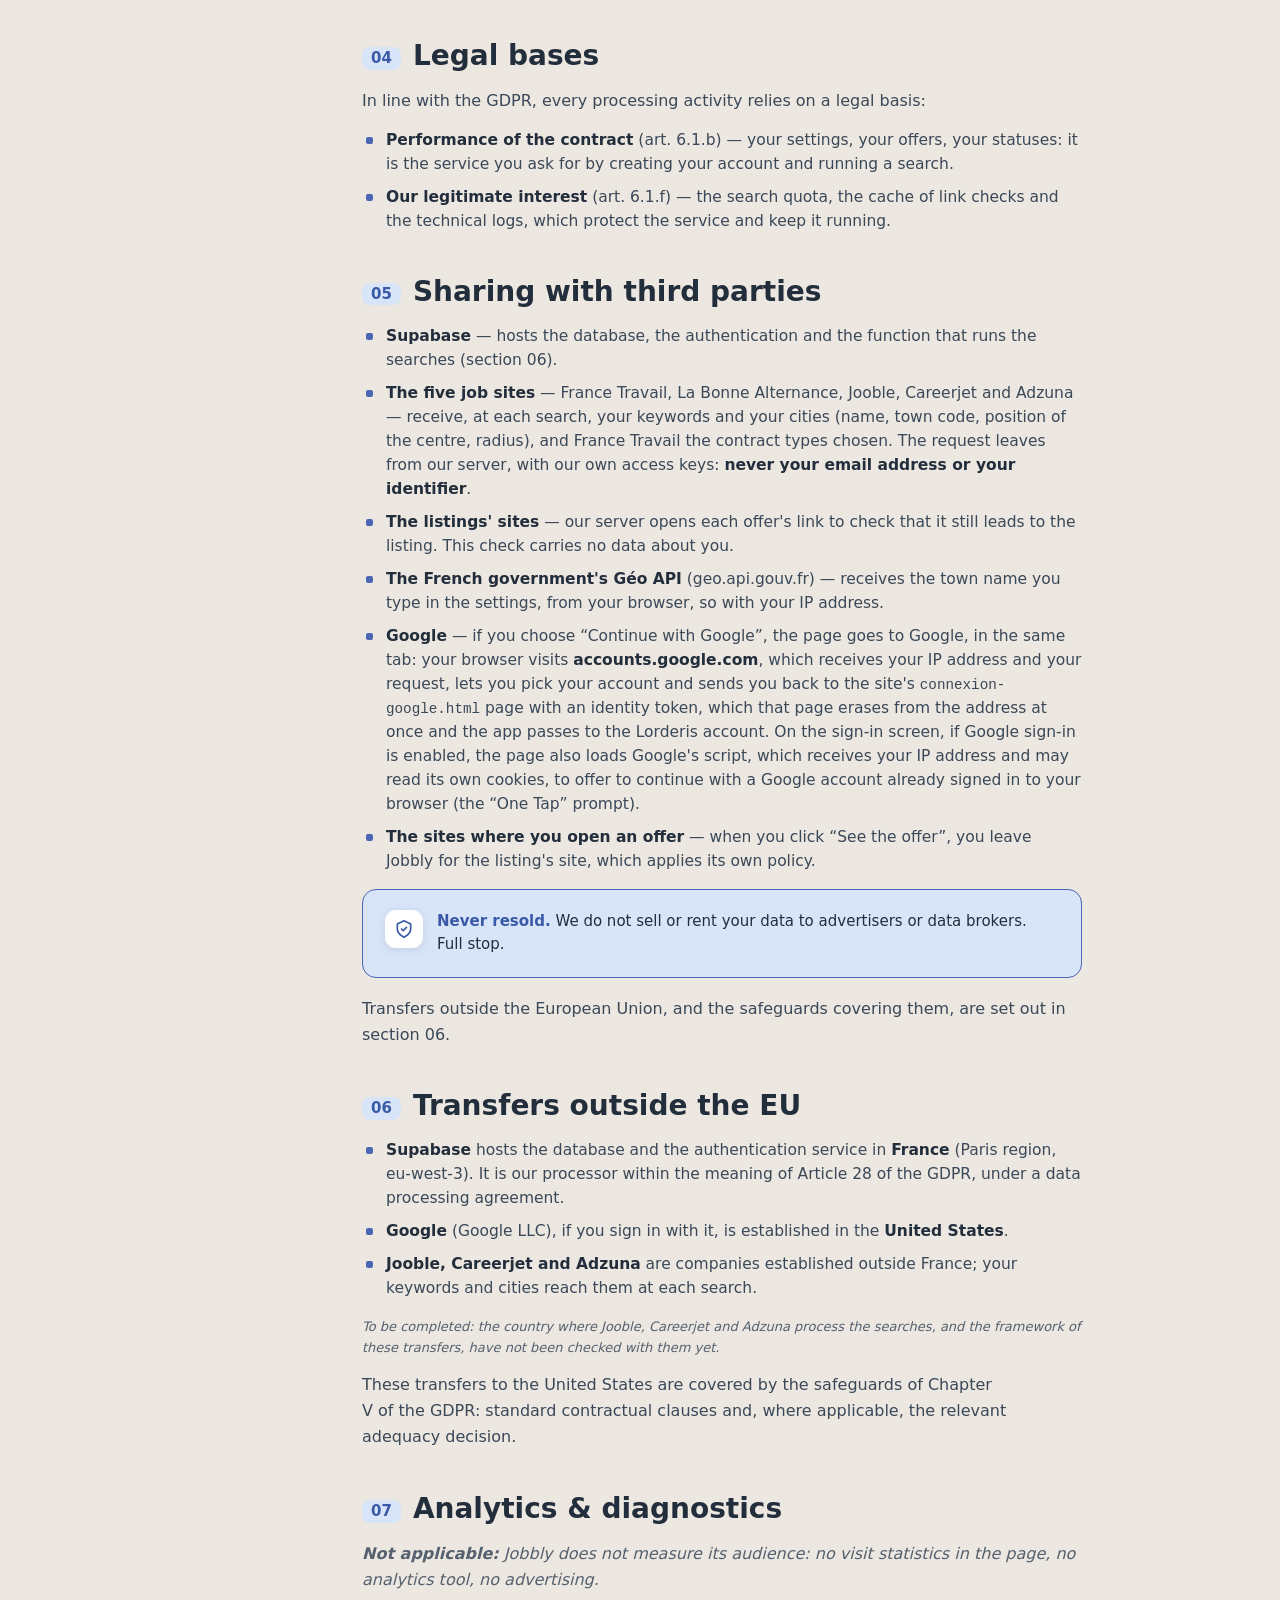
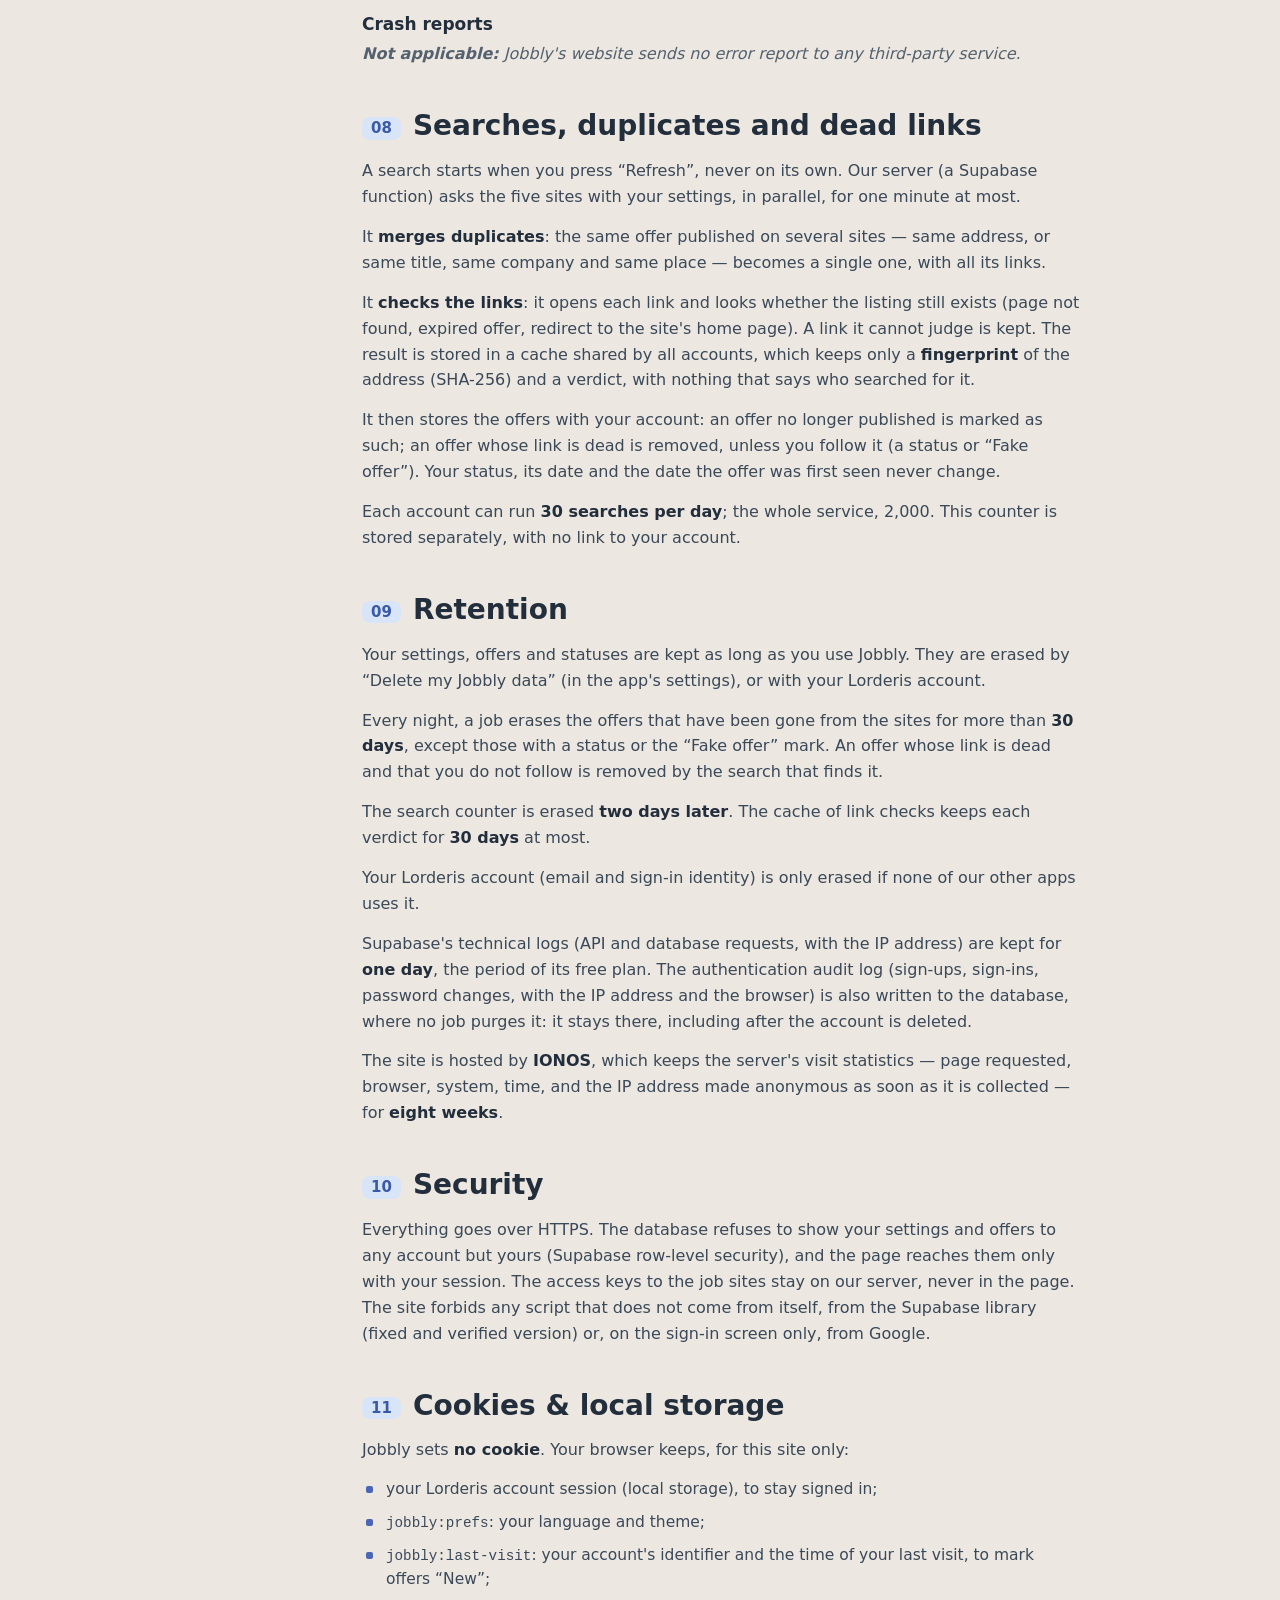
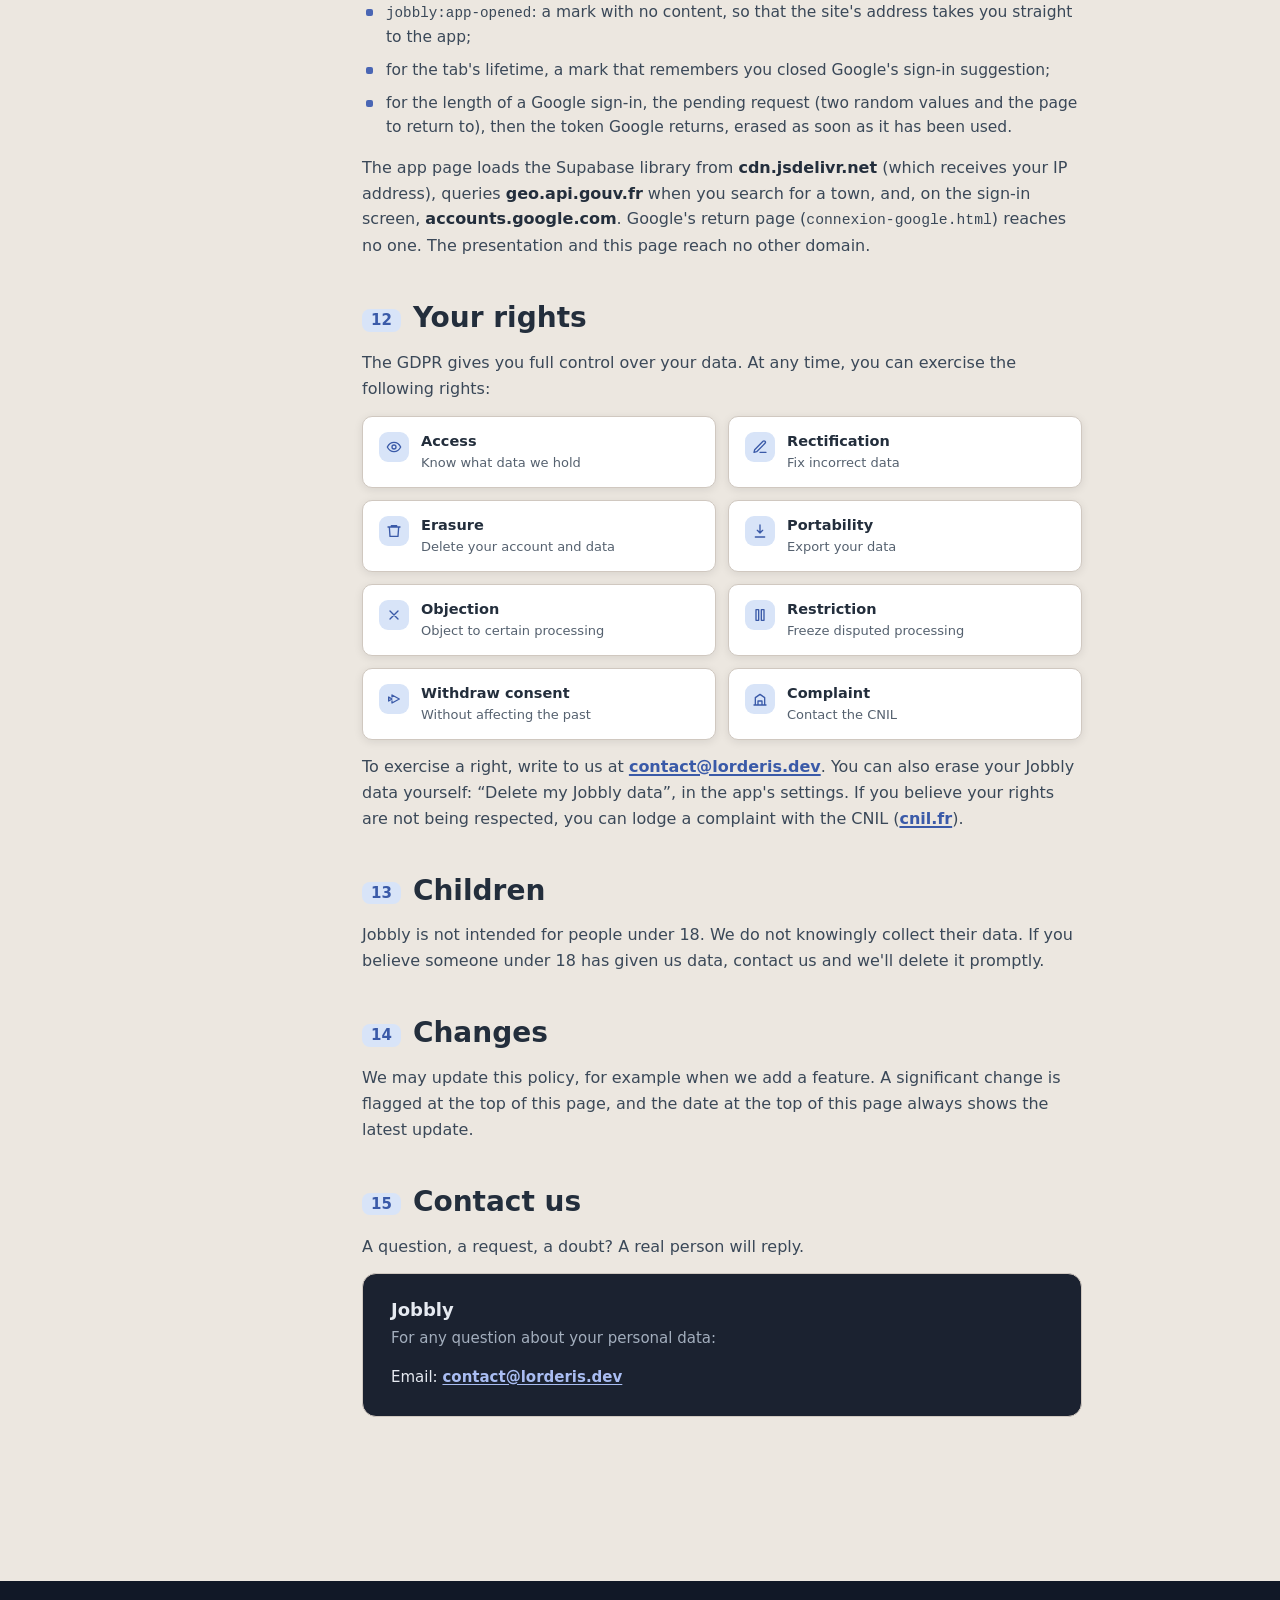
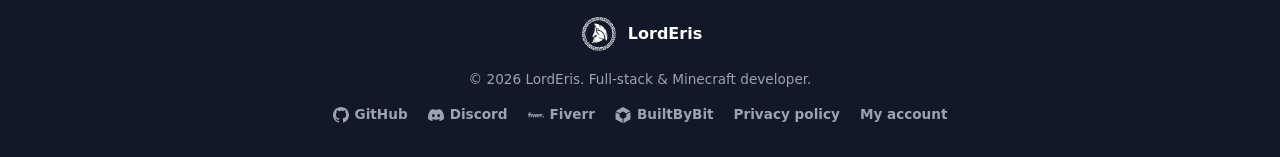
<file: confidentialite.html>
<!DOCTYPE html>
<!--
  La politique de confidentialité de Jobbly, au gabarit commun des
  politiques Lorderis (Account-LordEris, reference/privacy/, mode d'emploi
  dans docs/politique-de-confidentialite.md là-bas) : legal.css et
  toc-spy.js recopiés tels quels ; les variables --lp-* posées dans
  jobbly.css pour les deux thèmes. Les deux langues sont dans la page, la
  langue affichée masque l'autre bloc ; les ancres anglaises sont préfixées
  « en- ». ELLE DIT CE QUE FAIT LE CODE (le site, la fonction jobbly-search,
  le SQL de jobbly dans Account-LordEris) : un changement de l'un se reporte
  ici, dans la même pull request.
-->
<html lang="fr" data-theme="light">
<head>
<meta charset="UTF-8" />
<meta name="viewport" content="width=device-width, initial-scale=1.0" />
<title>Jobbly — Politique de confidentialité</title>
<meta name="pp-title-fr" content="Jobbly — Politique de confidentialité" />
<meta name="pp-title-en" content="Jobbly — Privacy Policy" />
<meta name="description" content="Ce que Jobbly garde, à qui partent tes mots-clés et tes villes pour chercher les offres, combien de temps tout est gardé, et comment l'effacer." />
<meta name="color-scheme" content="light dark" />
<script src="/assets/js/theme-init.js"></script>
<script src="/assets/js/prefs.js"></script>
<link rel="stylesheet" href="/assets/css/lorderis-footer.css" />
<link rel="stylesheet" href="/assets/css/lorderis-toggles.css" />
<link rel="stylesheet" href="/assets/css/legal.css" />
<link rel="stylesheet" href="/assets/css/jobbly.css" />
<link rel="icon" href="/assets/img/icone.svg" type="image/svg+xml" />
</head>
<body>
<header class="jb-bar">
  <div class="jb-bar__in">
    <a class="jb-brand" href="/?presentation"><img src="/assets/img/icone.svg" alt="" width="32" height="32" /><span>Jobbly</span></a>
    <div class="lorderis-toggles" hidden>
      <button type="button" class="lorderis-theme-toggle" aria-label="Thème : Système. Passer à Clair" title="Thème : Système. Passer à Clair">
        <svg class="icon-system" width="18" height="18" viewBox="0 0 24 24" fill="none" stroke="currentColor" stroke-width="2" aria-hidden="true" focusable="false"><rect x="3" y="4" width="18" height="12" rx="2"/><path d="M8 20h8M12 16v4"/></svg>
        <svg class="icon-sun" width="18" height="18" viewBox="0 0 24 24" fill="none" stroke="currentColor" stroke-width="2" aria-hidden="true" focusable="false"><circle cx="12" cy="12" r="5"/><path d="M12 1v2M12 21v2M4.22 4.22l1.42 1.42M18.36 18.36l1.42 1.42M1 12h2M21 12h2M4.22 19.78l1.42-1.42M18.36 5.64l1.42-1.42"/></svg>
        <svg class="icon-moon" width="18" height="18" viewBox="0 0 24 24" fill="none" stroke="currentColor" stroke-width="2" aria-hidden="true" focusable="false"><path d="M21 12.79A9 9 0 1 1 11.21 3 7 7 0 0 0 21 12.79z"/></svg>
      </button>
      <button type="button" class="lorderis-lang-toggle" aria-label="Passer en anglais (EN)" title="Passer en anglais (EN)">
        <span class="lt-to-en" lang="en" aria-hidden="true">EN</span>
        <span class="lt-to-fr" lang="fr" aria-hidden="true">FR</span>
      </button>
    </div>
  </div>
</header>
<main id="contenu" tabindex="-1">
<div data-lang-block="fr" lang="fr">
<section class="legal-hero">
  <span class="blob b1" aria-hidden="true"></span>
  <div class="wrap legal-wrap inner">
    <span class="eyebrow legal-eyebrow">Légal</span>
    <h1>Politique de confidentialité</h1>
    <p class="lead legal-lead">Ce que Jobbly garde quand tu cherches un emploi, à qui part quoi pour chercher les offres, et comment tout effacer.</p>
    <span class="updated"><span class="dot"></span>Dernière mise à jour : 25 novembre 2026</span>
  </div>
</section>
<section class="legal-section-wrap">
  <div class="wrap legal-wrap legal-grid">
    <aside class="toc">
      <p class="toc-title">Sommaire</p>
      <ol>
        <li><a href="#responsable"><span class="tn">01</span><span>Qui traite tes données</span></a></li>
        <li><a href="#donnees"><span class="tn">02</span><span>Les données que nous traitons</span></a></li>
        <li><a href="#finalites"><span class="tn">03</span><span>Pourquoi nous les traitons</span></a></li>
        <li><a href="#bases"><span class="tn">04</span><span>Bases légales</span></a></li>
        <li><a href="#partage"><span class="tn">05</span><span>Partage avec des tiers</span></a></li>
        <li><a href="#transferts"><span class="tn">06</span><span>Transferts hors UE</span></a></li>
        <li><a href="#audience"><span class="tn">07</span><span>Mesure d'audience &amp; diagnostic</span></a></li>
        <li><a href="#recherches"><span class="tn">08</span><span>Les recherches, les doublons et les liens morts</span></a></li>
        <li><a href="#conservation"><span class="tn">09</span><span>Conservation</span></a></li>
        <li><a href="#securite"><span class="tn">10</span><span>Sécurité</span></a></li>
        <li><a href="#cookies"><span class="tn">11</span><span>Cookies &amp; stockage local</span></a></li>
        <li><a href="#droits"><span class="tn">12</span><span>Tes droits</span></a></li>
        <li><a href="#mineurs"><span class="tn">13</span><span>Les mineurs</span></a></li>
        <li><a href="#modifications"><span class="tn">14</span><span>Modifications</span></a></li>
        <li><a href="#contact"><span class="tn">15</span><span>Nous contacter</span></a></li>
      </ol>
    </aside>
    <article class="legal-body">
      <section id="responsable">
        <h2><span class="hn">01</span><span>Qui traite tes données</span></h2>
        <p>Jobbly est édité par Lorderis, à titre personnel. Lorderis est le responsable du traitement au sens du RGPD (règlement UE 2016/679), joignable à <a href="mailto:contact@lorderis.dev">contact@lorderis.dev</a>.</p>
        <p>Ton compte Jobbly est un compte Lorderis, commun à toutes nos apps. Pour ce qui concerne ce compte — ton identité, ton adresse e-mail et ton mot de passe —, c'est la <a href="https://account.lorderis.dev/confidentialite.html">politique de confidentialité du compte Lorderis</a> qui s'applique. Les données que tu confies à Jobbly restent régies par la présente politique.</p>
        <p>Une question sur cette politique ou sur tes données ? Écris-nous à <a href="mailto:contact@lorderis.dev">contact@lorderis.dev</a>. Tu trouveras toutes nos coordonnées au point 15.</p>
      </section>
      <section id="donnees">
        <h2><span class="hn">02</span><span>Les données que nous traitons</span></h2>
        <p>Jobbly ne garde que ce qu'il faut pour chercher des offres à ta place et suivre tes candidatures.</p>
        <div class="data-cards">
          <div class="data-card">
            <div class="dc-h"><span class="dc-i tone-1"><svg width="18" height="18" viewBox="0 0 24 24" fill="none" stroke="currentColor" stroke-width="2" stroke-linecap="round" stroke-linejoin="round" aria-hidden="true"><circle cx="12" cy="8" r="4"/><path d="M4 21c0-4 4-6 8-6s8 2 8 6"/></svg></span><h3>Compte</h3></div>
            <p>Ton compte Lorderis : adresse e-mail et identifiant de connexion, ou ton compte Google si tu te connectes avec lui. Jobbly s'en sert pour savoir quelles données sont les tiennes.</p>
          </div>
          <div class="data-card">
            <div class="dc-h"><span class="dc-i tone-2"><svg width="18" height="18" viewBox="0 0 24 24" fill="none" stroke="currentColor" stroke-width="2" stroke-linecap="round" stroke-linejoin="round" aria-hidden="true"><path d="M12 21c-4-2.5-7-5.5-7-10a7 7 0 0 1 14 0c0 4.5-3 7.5-7 10Z"/><circle cx="12" cy="11" r="2.5"/></svg></span><h3>Réglages</h3></div>
            <ul><li>Tes mots-clés (dix au plus)</li><li>Tes villes (cinq au plus), avec le rayon de recherche, le code de la commune et la position de son centre</li><li>Les types de contrat que tu choisis</li><li>Ton salaire minimum, si tu en indiques un : il sert seulement à masquer, à l'écran, les offres qui annoncent moins. Il n'est envoyé à aucun site d'emploi</li></ul>
          </div>
          <div class="data-card">
            <div class="dc-h"><span class="dc-i tone-3"><svg width="18" height="18" viewBox="0 0 24 24" fill="none" stroke="currentColor" stroke-width="2" stroke-linecap="round" stroke-linejoin="round" aria-hidden="true"><rect x="4" y="3" width="16" height="18" rx="3"/><path d="M9 8h6M9 12h6M9 16h3"/></svg></span><h3>Offres et candidatures</h3></div>
            <p>Les offres trouvées pour toi — intitulé, entreprise, lieu, contrat, rémunération annoncée, dates, description, liens et sources, tels que les sites d'emploi les publient —, avec les dates où elles ont été vues, ton statut de candidature et sa date, et la marque « Fausse offre ».</p>
          </div>
          <div class="data-card">
            <div class="dc-h"><span class="dc-i tone-4"><svg width="18" height="18" viewBox="0 0 24 24" fill="none" stroke="currentColor" stroke-width="2" stroke-linecap="round" stroke-linejoin="round" aria-hidden="true"><path d="M4 19V5M4 19h16"/><path d="m7 14 3-3 3 2 4-5"/></svg></span><h3>Données techniques</h3></div>
            <ul><li>Le nombre de recherches lancées par jour, pour le quota</li><li>Les journaux techniques du serveur (adresse IP comprise), voir le point 09</li></ul>
          </div>
        </div>
      </section>
      <section id="finalites">
        <h2><span class="hn">03</span><span>Pourquoi nous les traitons</span></h2>
        <ul>
          <li><strong>Chercher les offres</strong> qui correspondent à tes réglages, sur cinq sites d'emploi, quand tu le demandes.</li>
          <li><strong>Les rendre lisibles</strong> : fusionner les doublons, écarter les annonces expirées et les liens morts.</li>
          <li><strong>Suivre tes candidatures</strong> : garder tes statuts et les offres que tu suis, sur tous tes appareils.</li>
          <li><strong>Protéger le service</strong> : limiter le nombre de recherches par compte et par jour, pour que les clés d'accès aux sites d'emploi servent à tout le monde.</li>
        </ul>
      </section>
      <section id="bases">
        <h2><span class="hn">04</span><span>Bases légales</span></h2>
        <p>Conformément au RGPD, chaque traitement repose sur une base légale :</p>
        <ul>
          <li><strong>L'exécution du contrat</strong> (art. 6.1.b) — tes réglages, tes offres, tes statuts : c'est le service que tu demandes en créant ton compte et en lançant une recherche.</li>
          <li><strong>Notre intérêt légitime</strong> (art. 6.1.f) — le quota de recherches, le cache des vérifications de liens et les journaux techniques, qui protègent le service et le font tenir.</li>
        </ul>
      </section>
      <section id="partage">
        <h2><span class="hn">05</span><span>Partage avec des tiers</span></h2>
        <ul>
          <li><strong>Supabase</strong> — héberge la base de données, l'authentification et la fonction qui lance les recherches (point 06).</li>
          <li><strong>Les cinq sites d'emploi</strong> — France Travail, La Bonne Alternance, Jooble, Careerjet et Adzuna — reçoivent, à chaque recherche, tes mots-clés et tes villes (nom, code de commune, position du centre, rayon), et France Travail les types de contrat choisis. La demande part de notre serveur, avec nos propres clés d'accès : <strong>jamais ton adresse e-mail ni ton identifiant</strong>.</li>
          <li><strong>Les sites des annonces</strong> — notre serveur ouvre le lien de chaque offre pour vérifier qu'il mène encore à l'annonce. Cette vérification ne porte aucune donnée te concernant.</li>
          <li><strong>L'API Géo de l'État</strong> (geo.api.gouv.fr) — reçoit le nom de commune que tu tapes dans les réglages, depuis ton navigateur, donc avec ton adresse IP.</li>
          <li><strong>Google</strong> — si tu choisis « Continuer avec Google », la page part chez Google, dans le même onglet : ton navigateur se rend sur <strong>accounts.google.com</strong>, qui reçoit ton adresse IP et ta demande, te laisse choisir ton compte et te renvoie sur la page <code>connexion-google.html</code> du site avec un jeton d'identité, que la page efface aussitôt de l'adresse et que l'appli transmet au compte Lorderis. Sur l'écran de connexion, si la connexion avec Google est activée, la page charge aussi le script de Google, qui reçoit ton adresse IP et peut lire ses propres cookies, pour te proposer de continuer avec un compte Google déjà ouvert dans ton navigateur (l'invite « One Tap »).</li>
          <li><strong>Les sites où tu ouvres une offre</strong> — en cliquant sur « Voir l'offre », tu quittes Jobbly pour le site de l'annonce, qui applique sa propre politique.</li>
        </ul>
        <div class="callout">
          <span class="co-i"><svg width="20" height="20" viewBox="0 0 24 24" fill="none" stroke="currentColor" stroke-width="2" stroke-linecap="round" stroke-linejoin="round" aria-hidden="true"><path d="M12 2 4 6v6c0 5 3.4 7.5 8 10 4.6-2.5 8-5 8-10V6z"/><path d="m9 12 2 2 4-4"/></svg></span>
          <p><strong>Jamais de revente.</strong> Nous ne vendons ni ne louons tes données à des annonceurs ou à des courtiers en données. Point.</p>
        </div>
        <p>Le détail des transferts hors de l'Union européenne, et les garanties qui les encadrent, font l'objet du point 06.</p>
      </section>
      <section id="transferts">
        <h2><span class="hn">06</span><span>Transferts hors UE</span></h2>
        <ul>
          <li><strong>Supabase</strong> héberge la base de données et le service d'authentification en <strong>France</strong> (région de Paris, eu-west-3). C'est notre sous-traitant au sens de l'article 28 du RGPD, sous accord de traitement des données.</li>
          <li><strong>Google</strong> (Google LLC), si tu te connectes avec lui, est établi aux <strong>États-Unis</strong>.</li>
          <li><strong>Jooble, Careerjet et Adzuna</strong> sont des sociétés établies hors de France ; tes mots-clés et tes villes leur parviennent à chaque recherche.</li>
        </ul>
        <p class="note">À compléter : le pays où Jooble, Careerjet et Adzuna traitent les recherches, et le cadre de ces transferts, n'ont pas encore été vérifiés auprès d'eux.</p>
        <p>Ces transferts vers les États-Unis sont encadrés par les garanties du chapitre V du RGPD : clauses contractuelles types et, le cas échéant, décision d'adéquation applicable.</p>
      </section>
      <section id="audience">
        <h2><span class="hn">07</span><span>Mesure d'audience &amp; diagnostic</span></h2>
        <p class="na"><strong>Sans objet :</strong> Jobbly ne mesure pas son audience : ni statistiques de visite dans la page, ni outil d'analyse, ni publicité.</p>
        <h3>Rapports de plantage</h3>
        <p class="na"><strong>Sans objet :</strong> le site de Jobbly n'envoie aucun rapport d'erreur à un service tiers.</p>
      </section>
      <section id="recherches">
        <h2><span class="hn">08</span><span>Les recherches, les doublons et les liens morts</span></h2>
        <p>Une recherche part quand tu appuies sur « Actualiser », jamais d'elle-même. Notre serveur (une fonction de Supabase) interroge les cinq sites avec tes réglages, en parallèle, une minute au plus.</p>
        <p>Il <strong>fusionne les doublons</strong> : la même offre publiée sur plusieurs sites — même adresse, ou même intitulé, même entreprise et même lieu — n'en fait qu'une, avec tous ses liens.</p>
        <p>Il <strong>vérifie les liens</strong> : il ouvre chaque lien et regarde si l'annonce existe encore (page introuvable, offre expirée, renvoi vers l'accueil du site). Un lien qu'il ne peut pas juger est gardé. Le résultat est rangé dans un cache commun à tous les comptes, qui ne garde qu'une <strong>empreinte</strong> de l'adresse (SHA-256) et un verdict, sans rien qui dise qui l'a cherchée.</p>
        <p>Il range ensuite les offres avec ton compte : une offre qui n'est plus publiée est marquée comme telle ; une offre dont le lien est mort est retirée, sauf si tu la suis (un statut ou « Fausse offre »). Ton statut, sa date et la date où l'offre a été vue la première fois ne bougent jamais.</p>
        <p>Chaque compte peut lancer <strong>30 recherches par jour</strong> ; le service entier, 2 000. Ce compteur est rangé à part, sans lien avec ton compte.</p>
      </section>
      <section id="conservation">
        <h2><span class="hn">09</span><span>Conservation</span></h2>
        <p>Tes réglages, tes offres et tes statuts sont gardés tant que tu utilises Jobbly. Ils sont effacés par « Supprimer mes données Jobbly » (dans les réglages de l'appli), ou avec ton compte Lorderis.</p>
        <p>Chaque nuit, une tâche efface les offres qui ont disparu des sites depuis plus de <strong>30 jours</strong>, sauf celles qui portent un statut ou la marque « Fausse offre ». Une offre dont le lien est mort et que tu ne suis pas est retirée dès la recherche qui le constate.</p>
        <p>Le compteur de recherches est effacé au <strong>surlendemain</strong>. Le cache des vérifications de liens garde chaque verdict <strong>30 jours</strong> au plus.</p>
        <p>Ton compte Lorderis (e-mail et identifiant de connexion) n’est effacé que si aucune autre de nos apps ne s’en sert.</p>
        <p>Les journaux techniques de Supabase (requêtes à l'API et à la base, avec l'adresse IP) sont gardés <strong>un jour</strong>, la durée de son offre gratuite. Le journal d'audit de l'authentification (inscriptions, connexions, changements de mot de passe, avec l'adresse IP et le navigateur) est aussi écrit dans la base, où aucune tâche ne le purge : il y reste, y compris après la suppression du compte.</p>
        <p>Le site est hébergé par <strong>IONOS</strong>, qui tient les statistiques de visite du serveur — page demandée, navigateur, système, heure, et l'adresse IP rendue anonyme dès la collecte — et les garde <strong>huit semaines</strong>.</p>
      </section>
      <section id="securite">
        <h2><span class="hn">10</span><span>Sécurité</span></h2>
        <p>Tout passe en HTTPS. La base refuse de montrer tes réglages et tes offres à un autre compte que le tien (sécurité au niveau des lignes de Supabase), et la page n'y accède qu'avec ta session. Les clés d'accès aux sites d'emploi restent sur notre serveur, jamais dans la page. Le site interdit tout script qui ne vient pas de lui, de la bibliothèque de Supabase (version figée et vérifiée) ou, sur l'écran de connexion seulement, de Google.</p>
      </section>
      <section id="cookies">
        <h2><span class="hn">11</span><span>Cookies &amp; stockage local</span></h2>
        <p>Jobbly ne pose <strong>aucun cookie</strong>. Ton navigateur garde, pour ce site seulement :</p>
        <ul>
          <li>ta session du compte Lorderis (stockage local), pour rester connecté ;</li>
          <li><code>jobbly:prefs</code> : ta langue et ton thème ;</li>
          <li><code>jobbly:last-visit</code> : l'identifiant de ton compte et l'heure de ta dernière visite, pour marquer les offres « Nouveau » ;</li>
          <li><code>jobbly:app-opened</code> : une marque sans contenu, pour que l'adresse du site te mène directement à l'appli ;</li>
          <li>le temps de l'onglet, une marque qui retient que tu as fermé la proposition de connexion de Google ;</li>
          <li>le temps d'une connexion avec Google, la demande en cours (deux valeurs aléatoires et la page où revenir), puis le jeton que Google rend, effacé dès qu'il a servi.</li>
        </ul>
        <p>La page de l'appli charge la bibliothèque de Supabase depuis <strong>cdn.jsdelivr.net</strong> (qui reçoit ton adresse IP), interroge <strong>geo.api.gouv.fr</strong> quand tu cherches une commune, et, sur l'écran de connexion, <strong>accounts.google.com</strong>. La page de retour de Google (<code>connexion-google.html</code>) ne joint personne. La présentation et cette page ne joignent aucun autre domaine.</p>
      </section>
      <section id="droits">
        <h2><span class="hn">12</span><span>Tes droits</span></h2>
        <p>Le RGPD te donne un contrôle complet sur tes données. À tout moment, tu peux exercer les droits suivants :</p>
        <div class="rights">
          <div class="right"><span class="ri"><svg width="16" height="16" viewBox="0 0 24 24" fill="none" stroke="currentColor" stroke-width="2" stroke-linecap="round" stroke-linejoin="round" aria-hidden="true"><path d="M2 12s3.5-7 10-7 10 7 10 7-3.5 7-10 7-10-7-10-7Z"/><circle cx="12" cy="12" r="3"/></svg></span><span><span class="rt">Accès</span><span class="rd">Savoir quelles données nous détenons</span></span></div>
          <div class="right"><span class="ri"><svg width="16" height="16" viewBox="0 0 24 24" fill="none" stroke="currentColor" stroke-width="2" stroke-linecap="round" stroke-linejoin="round" aria-hidden="true"><path d="M12 20h9"/><path d="M16.5 3.5a2.1 2.1 0 0 1 3 3L7 19l-4 1 1-4Z"/></svg></span><span><span class="rt">Rectification</span><span class="rd">Corriger une donnée erronée</span></span></div>
          <div class="right"><span class="ri"><svg width="16" height="16" viewBox="0 0 24 24" fill="none" stroke="currentColor" stroke-width="2" stroke-linecap="round" stroke-linejoin="round" aria-hidden="true"><path d="M3 6h18M8 6V4h8v2M19 6l-1 14H6L5 6"/></svg></span><span><span class="rt">Effacement</span><span class="rd">Supprimer ton compte et tes données</span></span></div>
          <div class="right"><span class="ri"><svg width="16" height="16" viewBox="0 0 24 24" fill="none" stroke="currentColor" stroke-width="2" stroke-linecap="round" stroke-linejoin="round" aria-hidden="true"><path d="M12 3v12m0 0 4-4m-4 4-4-4M5 21h14"/></svg></span><span><span class="rt">Portabilité</span><span class="rd">Exporter tes données</span></span></div>
          <div class="right"><span class="ri"><svg width="16" height="16" viewBox="0 0 24 24" fill="none" stroke="currentColor" stroke-width="2" stroke-linecap="round" stroke-linejoin="round" aria-hidden="true"><path d="M18 6 6 18M6 6l12 12"/></svg></span><span><span class="rt">Opposition</span><span class="rd">T'opposer à certains traitements</span></span></div>
          <div class="right"><span class="ri"><svg width="16" height="16" viewBox="0 0 24 24" fill="none" stroke="currentColor" stroke-width="2" stroke-linecap="round" stroke-linejoin="round" aria-hidden="true"><rect x="6" y="4" width="4" height="16"/><rect x="14" y="4" width="4" height="16"/></svg></span><span><span class="rt">Limitation</span><span class="rd">Geler un traitement contesté</span></span></div>
          <div class="right"><span class="ri"><svg width="16" height="16" viewBox="0 0 24 24" fill="none" stroke="currentColor" stroke-width="2" stroke-linecap="round" stroke-linejoin="round" aria-hidden="true"><path d="M9 12 4 9v6l5-3Z"/><path d="M9 9V6l11 6-11 6v-3"/></svg></span><span><span class="rt">Retrait du consentement</span><span class="rd">Sans effet sur le passé</span></span></div>
          <div class="right"><span class="ri"><svg width="16" height="16" viewBox="0 0 24 24" fill="none" stroke="currentColor" stroke-width="2" stroke-linecap="round" stroke-linejoin="round" aria-hidden="true"><path d="M3 21h18M5 21V10l7-5 7 5v11M9 21v-6h6v6"/></svg></span><span><span class="rt">Réclamation</span><span class="rd">Saisir la CNIL</span></span></div>
        </div>
        <p>Pour exercer un droit, écris-nous à <a href="mailto:contact@lorderis.dev">contact@lorderis.dev</a>. Tu peux aussi effacer toi-même tes données Jobbly : « Supprimer mes données Jobbly », dans les réglages de l'appli. Si tu estimes que tes droits ne sont pas respectés, tu peux saisir la CNIL (<a href="https://www.cnil.fr" target="_blank" rel="noopener noreferrer">cnil.fr</a>).</p>
      </section>
      <section id="mineurs">
        <h2><span class="hn">13</span><span>Les mineurs</span></h2>
        <p>Jobbly n'est pas destiné aux personnes de moins de 18 ans. Nous ne collectons pas sciemment leurs données. Si tu penses qu'une personne de moins de 18 ans nous a transmis des données, contacte-nous : nous les supprimerons rapidement.</p>
      </section>
      <section id="modifications">
        <h2><span class="hn">14</span><span>Modifications</span></h2>
        <p>Il se peut que nous mettions cette politique à jour, par exemple lorsque nous ajoutons une fonctionnalité. Un changement important est signalé en tête de cette page, et la date en haut de cette page indique toujours la dernière mise à jour.</p>
      </section>
      <section id="contact">
        <h2><span class="hn">15</span><span>Nous contacter</span></h2>
        <p>Une question, une demande, un doute ? Une vraie personne te répondra.</p>
        <div class="contact-box">
          <h3>Jobbly</h3>
          <p>Pour toute question relative à tes données personnelles :</p>
          <div class="cb-row">E-mail : <a href="mailto:contact@lorderis.dev">contact@lorderis.dev</a></div>
        </div>
      </section>
    </article>
  </div>
</section>
</div>
<div data-lang-block="en" lang="en">
<section class="legal-hero">
  <span class="blob b1" aria-hidden="true"></span>
  <div class="wrap legal-wrap inner">
    <span class="eyebrow legal-eyebrow">Legal</span>
    <h1>Privacy Policy</h1>
    <p class="lead legal-lead">What Jobbly keeps while you look for a job, what goes where to find the offers, and how to erase it all.</p>
    <span class="updated"><span class="dot"></span>Last updated: 25 November 2026</span>
  </div>
</section>
<section class="legal-section-wrap">
  <div class="wrap legal-wrap legal-grid">
    <aside class="toc">
      <p class="toc-title">Contents</p>
      <ol>
        <li><a href="#en-responsable"><span class="tn">01</span><span>Who handles your data</span></a></li>
        <li><a href="#en-donnees"><span class="tn">02</span><span>The data we process</span></a></li>
        <li><a href="#en-finalites"><span class="tn">03</span><span>Why we process it</span></a></li>
        <li><a href="#en-bases"><span class="tn">04</span><span>Legal bases</span></a></li>
        <li><a href="#en-partage"><span class="tn">05</span><span>Sharing with third parties</span></a></li>
        <li><a href="#en-transferts"><span class="tn">06</span><span>Transfers outside the EU</span></a></li>
        <li><a href="#en-audience"><span class="tn">07</span><span>Analytics &amp; diagnostics</span></a></li>
        <li><a href="#en-recherches"><span class="tn">08</span><span>Searches, duplicates and dead links</span></a></li>
        <li><a href="#en-conservation"><span class="tn">09</span><span>Retention</span></a></li>
        <li><a href="#en-securite"><span class="tn">10</span><span>Security</span></a></li>
        <li><a href="#en-cookies"><span class="tn">11</span><span>Cookies &amp; local storage</span></a></li>
        <li><a href="#en-droits"><span class="tn">12</span><span>Your rights</span></a></li>
        <li><a href="#en-mineurs"><span class="tn">13</span><span>Children</span></a></li>
        <li><a href="#en-modifications"><span class="tn">14</span><span>Changes</span></a></li>
        <li><a href="#en-contact"><span class="tn">15</span><span>Contact us</span></a></li>
      </ol>
    </aside>
    <article class="legal-body">
      <section id="en-responsable">
        <h2><span class="hn">01</span><span>Who handles your data</span></h2>
        <p>Jobbly is published by Lorderis, on a personal basis. Lorderis is the data controller within the meaning of the GDPR (EU Regulation 2016/679), reachable at <a href="mailto:contact@lorderis.dev">contact@lorderis.dev</a>.</p>
        <p>Your Jobbly account is a Lorderis account, shared by all our apps. For everything that concerns this account — your identity, your email address and your password — the <a href="https://account.lorderis.dev/confidentialite.html">Lorderis account privacy policy</a> applies. The data you entrust to Jobbly remain governed by this policy.</p>
        <p>A question about this policy or your data? Write to us at <a href="mailto:contact@lorderis.dev">contact@lorderis.dev</a>. You'll find all our contact details in section 15.</p>
      </section>
      <section id="en-donnees">
        <h2><span class="hn">02</span><span>The data we process</span></h2>
        <p>Jobbly keeps only what it needs to search for offers on your behalf and to track your applications.</p>
        <div class="data-cards">
          <div class="data-card">
            <div class="dc-h"><span class="dc-i tone-1"><svg width="18" height="18" viewBox="0 0 24 24" fill="none" stroke="currentColor" stroke-width="2" stroke-linecap="round" stroke-linejoin="round" aria-hidden="true"><circle cx="12" cy="8" r="4"/><path d="M4 21c0-4 4-6 8-6s8 2 8 6"/></svg></span><h3>Account</h3></div>
            <p>Your Lorderis account: email address and sign-in identifier, or your Google account if you sign in with it. Jobbly uses it to know which data are yours.</p>
          </div>
          <div class="data-card">
            <div class="dc-h"><span class="dc-i tone-2"><svg width="18" height="18" viewBox="0 0 24 24" fill="none" stroke="currentColor" stroke-width="2" stroke-linecap="round" stroke-linejoin="round" aria-hidden="true"><path d="M12 21c-4-2.5-7-5.5-7-10a7 7 0 0 1 14 0c0 4.5-3 7.5-7 10Z"/><circle cx="12" cy="11" r="2.5"/></svg></span><h3>Settings</h3></div>
            <ul><li>Your keywords (ten at most)</li><li>Your cities (five at most), with the search radius, the town's code and the position of its centre</li><li>Your minimum pay, if you set one: it only hides, on screen, the offers that state less. It is sent to no job site</li></ul>
          </div>
          <div class="data-card">
            <div class="dc-h"><span class="dc-i tone-3"><svg width="18" height="18" viewBox="0 0 24 24" fill="none" stroke="currentColor" stroke-width="2" stroke-linecap="round" stroke-linejoin="round" aria-hidden="true"><rect x="4" y="3" width="16" height="18" rx="3"/><path d="M9 8h6M9 12h6M9 16h3"/></svg></span><h3>Offers and applications</h3></div>
            <p>The offers found for you — title, company, place, contract, stated pay, dates, description, links and sources, as the job sites publish them —, with the dates they were seen, your application status and its date, and the “Fake offer” mark.</p>
          </div>
          <div class="data-card">
            <div class="dc-h"><span class="dc-i tone-4"><svg width="18" height="18" viewBox="0 0 24 24" fill="none" stroke="currentColor" stroke-width="2" stroke-linecap="round" stroke-linejoin="round" aria-hidden="true"><path d="M4 19V5M4 19h16"/><path d="m7 14 3-3 3 2 4-5"/></svg></span><h3>Technical data</h3></div>
            <ul><li>The number of searches run per day, for the quota</li><li>The server's technical logs (IP address included), see section 09</li></ul>
          </div>
        </div>
      </section>
      <section id="en-finalites">
        <h2><span class="hn">03</span><span>Why we process it</span></h2>
        <ul>
          <li><strong>Searching for offers</strong> that match your settings, on five job sites, when you ask.</li>
          <li><strong>Making them readable</strong>: merging duplicates, removing expired listings and dead links.</li>
          <li><strong>Tracking your applications</strong>: keeping your statuses and the offers you follow, on all your devices.</li>
          <li><strong>Protecting the service</strong>: limiting the number of searches per account and per day, so that the access keys to the job sites serve everyone.</li>
        </ul>
      </section>
      <section id="en-bases">
        <h2><span class="hn">04</span><span>Legal bases</span></h2>
        <p>In line with the GDPR, every processing activity relies on a legal basis:</p>
        <ul>
          <li><strong>Performance of the contract</strong> (art. 6.1.b) — your settings, your offers, your statuses: it is the service you ask for by creating your account and running a search.</li>
          <li><strong>Our legitimate interest</strong> (art. 6.1.f) — the search quota, the cache of link checks and the technical logs, which protect the service and keep it running.</li>
        </ul>
      </section>
      <section id="en-partage">
        <h2><span class="hn">05</span><span>Sharing with third parties</span></h2>
        <ul>
          <li><strong>Supabase</strong> — hosts the database, the authentication and the function that runs the searches (section 06).</li>
          <li><strong>The five job sites</strong> — France Travail, La Bonne Alternance, Jooble, Careerjet and Adzuna — receive, at each search, your keywords and your cities (name, town code, position of the centre, radius), and France Travail the contract types chosen. The request leaves from our server, with our own access keys: <strong>never your email address or your identifier</strong>.</li>
          <li><strong>The listings' sites</strong> — our server opens each offer's link to check that it still leads to the listing. This check carries no data about you.</li>
          <li><strong>The French government's Géo API</strong> (geo.api.gouv.fr) — receives the town name you type in the settings, from your browser, so with your IP address.</li>
          <li><strong>Google</strong> — if you choose “Continue with Google”, the page goes to Google, in the same tab: your browser visits <strong>accounts.google.com</strong>, which receives your IP address and your request, lets you pick your account and sends you back to the site's <code>connexion-google.html</code> page with an identity token, which that page erases from the address at once and the app passes to the Lorderis account. On the sign-in screen, if Google sign-in is enabled, the page also loads Google's script, which receives your IP address and may read its own cookies, to offer to continue with a Google account already signed in to your browser (the “One Tap” prompt).</li>
          <li><strong>The sites where you open an offer</strong> — when you click “See the offer”, you leave Jobbly for the listing's site, which applies its own policy.</li>
        </ul>
        <div class="callout">
          <span class="co-i"><svg width="20" height="20" viewBox="0 0 24 24" fill="none" stroke="currentColor" stroke-width="2" stroke-linecap="round" stroke-linejoin="round" aria-hidden="true"><path d="M12 2 4 6v6c0 5 3.4 7.5 8 10 4.6-2.5 8-5 8-10V6z"/><path d="m9 12 2 2 4-4"/></svg></span>
          <p><strong>Never resold.</strong> We do not sell or rent your data to advertisers or data brokers. Full stop.</p>
        </div>
        <p>Transfers outside the European Union, and the safeguards covering them, are set out in section 06.</p>
      </section>
      <section id="en-transferts">
        <h2><span class="hn">06</span><span>Transfers outside the EU</span></h2>
        <ul>
          <li><strong>Supabase</strong> hosts the database and the authentication service in <strong>France</strong> (Paris region, eu-west-3). It is our processor within the meaning of Article 28 of the GDPR, under a data processing agreement.</li>
          <li><strong>Google</strong> (Google LLC), if you sign in with it, is established in the <strong>United States</strong>.</li>
          <li><strong>Jooble, Careerjet and Adzuna</strong> are companies established outside France; your keywords and cities reach them at each search.</li>
        </ul>
        <p class="note">To be completed: the country where Jooble, Careerjet and Adzuna process the searches, and the framework of these transfers, have not been checked with them yet.</p>
        <p>These transfers to the United States are covered by the safeguards of Chapter V of the GDPR: standard contractual clauses and, where applicable, the relevant adequacy decision.</p>
      </section>
      <section id="en-audience">
        <h2><span class="hn">07</span><span>Analytics &amp; diagnostics</span></h2>
        <p class="na"><strong>Not applicable:</strong> Jobbly does not measure its audience: no visit statistics in the page, no analytics tool, no advertising.</p>
        <h3>Crash reports</h3>
        <p class="na"><strong>Not applicable:</strong> Jobbly's website sends no error report to any third-party service.</p>
      </section>
      <section id="en-recherches">
        <h2><span class="hn">08</span><span>Searches, duplicates and dead links</span></h2>
        <p>A search starts when you press “Refresh”, never on its own. Our server (a Supabase function) asks the five sites with your settings, in parallel, for one minute at most.</p>
        <p>It <strong>merges duplicates</strong>: the same offer published on several sites — same address, or same title, same company and same place — becomes a single one, with all its links.</p>
        <p>It <strong>checks the links</strong>: it opens each link and looks whether the listing still exists (page not found, expired offer, redirect to the site's home page). A link it cannot judge is kept. The result is stored in a cache shared by all accounts, which keeps only a <strong>fingerprint</strong> of the address (SHA-256) and a verdict, with nothing that says who searched for it.</p>
        <p>It then stores the offers with your account: an offer no longer published is marked as such; an offer whose link is dead is removed, unless you follow it (a status or “Fake offer”). Your status, its date and the date the offer was first seen never change.</p>
        <p>Each account can run <strong>30 searches per day</strong>; the whole service, 2,000. This counter is stored separately, with no link to your account.</p>
      </section>
      <section id="en-conservation">
        <h2><span class="hn">09</span><span>Retention</span></h2>
        <p>Your settings, offers and statuses are kept as long as you use Jobbly. They are erased by “Delete my Jobbly data” (in the app's settings), or with your Lorderis account.</p>
        <p>Every night, a job erases the offers that have been gone from the sites for more than <strong>30 days</strong>, except those with a status or the “Fake offer” mark. An offer whose link is dead and that you do not follow is removed by the search that finds it.</p>
        <p>The search counter is erased <strong>two days later</strong>. The cache of link checks keeps each verdict for <strong>30 days</strong> at most.</p>
        <p>Your Lorderis account (email and sign-in identity) is only erased if none of our other apps uses it.</p>
        <p>Supabase's technical logs (API and database requests, with the IP address) are kept for <strong>one day</strong>, the period of its free plan. The authentication audit log (sign-ups, sign-ins, password changes, with the IP address and the browser) is also written to the database, where no job purges it: it stays there, including after the account is deleted.</p>
        <p>The site is hosted by <strong>IONOS</strong>, which keeps the server's visit statistics — page requested, browser, system, time, and the IP address made anonymous as soon as it is collected — for <strong>eight weeks</strong>.</p>
      </section>
      <section id="en-securite">
        <h2><span class="hn">10</span><span>Security</span></h2>
        <p>Everything goes over HTTPS. The database refuses to show your settings and offers to any account but yours (Supabase row-level security), and the page reaches them only with your session. The access keys to the job sites stay on our server, never in the page. The site forbids any script that does not come from itself, from the Supabase library (fixed and verified version) or, on the sign-in screen only, from Google.</p>
      </section>
      <section id="en-cookies">
        <h2><span class="hn">11</span><span>Cookies &amp; local storage</span></h2>
        <p>Jobbly sets <strong>no cookie</strong>. Your browser keeps, for this site only:</p>
        <ul>
          <li>your Lorderis account session (local storage), to stay signed in;</li>
          <li><code>jobbly:prefs</code>: your language and theme;</li>
          <li><code>jobbly:last-visit</code>: your account's identifier and the time of your last visit, to mark offers “New”;</li>
          <li><code>jobbly:app-opened</code>: a mark with no content, so that the site's address takes you straight to the app;</li>
          <li>for the tab's lifetime, a mark that remembers you closed Google's sign-in suggestion;</li>
          <li>for the length of a Google sign-in, the pending request (two random values and the page to return to), then the token Google returns, erased as soon as it has been used.</li>
        </ul>
        <p>The app page loads the Supabase library from <strong>cdn.jsdelivr.net</strong> (which receives your IP address), queries <strong>geo.api.gouv.fr</strong> when you search for a town, and, on the sign-in screen, <strong>accounts.google.com</strong>. Google's return page (<code>connexion-google.html</code>) reaches no one. The presentation and this page reach no other domain.</p>
      </section>
      <section id="en-droits">
        <h2><span class="hn">12</span><span>Your rights</span></h2>
        <p>The GDPR gives you full control over your data. At any time, you can exercise the following rights:</p>
        <div class="rights">
          <div class="right"><span class="ri"><svg width="16" height="16" viewBox="0 0 24 24" fill="none" stroke="currentColor" stroke-width="2" stroke-linecap="round" stroke-linejoin="round" aria-hidden="true"><path d="M2 12s3.5-7 10-7 10 7 10 7-3.5 7-10 7-10-7-10-7Z"/><circle cx="12" cy="12" r="3"/></svg></span><span><span class="rt">Access</span><span class="rd">Know what data we hold</span></span></div>
          <div class="right"><span class="ri"><svg width="16" height="16" viewBox="0 0 24 24" fill="none" stroke="currentColor" stroke-width="2" stroke-linecap="round" stroke-linejoin="round" aria-hidden="true"><path d="M12 20h9"/><path d="M16.5 3.5a2.1 2.1 0 0 1 3 3L7 19l-4 1 1-4Z"/></svg></span><span><span class="rt">Rectification</span><span class="rd">Fix incorrect data</span></span></div>
          <div class="right"><span class="ri"><svg width="16" height="16" viewBox="0 0 24 24" fill="none" stroke="currentColor" stroke-width="2" stroke-linecap="round" stroke-linejoin="round" aria-hidden="true"><path d="M3 6h18M8 6V4h8v2M19 6l-1 14H6L5 6"/></svg></span><span><span class="rt">Erasure</span><span class="rd">Delete your account and data</span></span></div>
          <div class="right"><span class="ri"><svg width="16" height="16" viewBox="0 0 24 24" fill="none" stroke="currentColor" stroke-width="2" stroke-linecap="round" stroke-linejoin="round" aria-hidden="true"><path d="M12 3v12m0 0 4-4m-4 4-4-4M5 21h14"/></svg></span><span><span class="rt">Portability</span><span class="rd">Export your data</span></span></div>
          <div class="right"><span class="ri"><svg width="16" height="16" viewBox="0 0 24 24" fill="none" stroke="currentColor" stroke-width="2" stroke-linecap="round" stroke-linejoin="round" aria-hidden="true"><path d="M18 6 6 18M6 6l12 12"/></svg></span><span><span class="rt">Objection</span><span class="rd">Object to certain processing</span></span></div>
          <div class="right"><span class="ri"><svg width="16" height="16" viewBox="0 0 24 24" fill="none" stroke="currentColor" stroke-width="2" stroke-linecap="round" stroke-linejoin="round" aria-hidden="true"><rect x="6" y="4" width="4" height="16"/><rect x="14" y="4" width="4" height="16"/></svg></span><span><span class="rt">Restriction</span><span class="rd">Freeze disputed processing</span></span></div>
          <div class="right"><span class="ri"><svg width="16" height="16" viewBox="0 0 24 24" fill="none" stroke="currentColor" stroke-width="2" stroke-linecap="round" stroke-linejoin="round" aria-hidden="true"><path d="M9 12 4 9v6l5-3Z"/><path d="M9 9V6l11 6-11 6v-3"/></svg></span><span><span class="rt">Withdraw consent</span><span class="rd">Without affecting the past</span></span></div>
          <div class="right"><span class="ri"><svg width="16" height="16" viewBox="0 0 24 24" fill="none" stroke="currentColor" stroke-width="2" stroke-linecap="round" stroke-linejoin="round" aria-hidden="true"><path d="M3 21h18M5 21V10l7-5 7 5v11M9 21v-6h6v6"/></svg></span><span><span class="rt">Complaint</span><span class="rd">Contact the CNIL</span></span></div>
        </div>
        <p>To exercise a right, write to us at <a href="mailto:contact@lorderis.dev">contact@lorderis.dev</a>. You can also erase your Jobbly data yourself: “Delete my Jobbly data”, in the app's settings. If you believe your rights are not being respected, you can lodge a complaint with the CNIL (<a href="https://www.cnil.fr" target="_blank" rel="noopener noreferrer">cnil.fr</a>).</p>
      </section>
      <section id="en-mineurs">
        <h2><span class="hn">13</span><span>Children</span></h2>
        <p>Jobbly is not intended for people under 18. We do not knowingly collect their data. If you believe someone under 18 has given us data, contact us and we'll delete it promptly.</p>
      </section>
      <section id="en-modifications">
        <h2><span class="hn">14</span><span>Changes</span></h2>
        <p>We may update this policy, for example when we add a feature. A significant change is flagged at the top of this page, and the date at the top of this page always shows the latest update.</p>
      </section>
      <section id="en-contact">
        <h2><span class="hn">15</span><span>Contact us</span></h2>
        <p>A question, a request, a doubt? A real person will reply.</p>
        <div class="contact-box">
          <h3>Jobbly</h3>
          <p>For any question about your personal data:</p>
          <div class="cb-row">Email: <a href="mailto:contact@lorderis.dev">contact@lorderis.dev</a></div>
        </div>
      </section>
    </article>
  </div>
</section>
</div>
</main>
<footer class="lorderis-footer" aria-label="LordEris" data-lang-block="fr" lang="fr">
  <div class="lorderis-footer__inner">
    <a class="lorderis-footer__brand" href="https://lorderis.dev/">
      <img src="/assets/img/lorderis-logo.png" alt="" width="42" height="42">
      <span>LordEris</span>
    </a>
    <p class="lorderis-footer__copy">© 2026 LordEris. Développeur full-stack &amp; Minecraft.</p>
    <nav class="lorderis-footer__links" aria-label="LordEris">
      <a href="https://github.com/LordEris" target="_blank" rel="noopener noreferrer"><svg viewBox="0 0 24 24" fill="currentColor" aria-hidden="true" focusable="false"><path d="M12 0C5.374 0 0 5.373 0 12c0 5.302 3.438 9.8 8.207 11.387.599.111.793-.261.793-.577v-2.234c-3.338.726-4.033-1.416-4.033-1.416-.546-1.387-1.333-1.756-1.333-1.756-1.089-.745.083-.729.083-.729 1.205.084 1.839 1.237 1.839 1.237 1.07 1.834 2.807 1.304 3.492.997.107-.775.418-1.305.762-1.604-2.665-.305-5.467-1.334-5.467-5.931 0-1.311.469-2.381 1.236-3.221-.124-.303-.535-1.524.117-3.176 0 0 1.008-.322 3.301 1.23A11.509 11.509 0 0 1 12 5.803c1.02.005 2.047.138 3.006.404 2.291-1.552 3.297-1.23 3.297-1.23.653 1.653.242 2.874.118 3.176.77.84 1.235 1.911 1.235 3.221 0 4.609-2.807 5.624-5.479 5.921.43.372.823 1.102.823 2.222v3.293c0 .319.192.694.801.576C20.566 21.797 24 17.3 24 12c0-6.627-5.373-12-12-12z"/></svg> GitHub</a>
      <a href="https://discord.lorderis.dev" target="_blank" rel="noopener noreferrer"><svg viewBox="0 0 127.14 96.36" fill="currentColor" aria-hidden="true" focusable="false"><path d="M107.7,8.07A105.15,105.15,0,0,0,81.47,0a72.06,72.06,0,0,0-3.36,6.83A97.68,97.68,0,0,0,49,6.83,72.37,72.37,0,0,0,45.64,0,105.89,105.89,0,0,0,19.39,8.09C2.79,32.65-1.71,56.6.54,80.21h0A105.73,105.73,0,0,0,32.71,96.36,77.7,77.7,0,0,0,39.6,85.25a68.42,68.42,0,0,1-10.85-5.18c.91-.66,1.8-1.34,2.66-2a75.57,75.57,0,0,0,64.32,0c.87.71,1.76,1.39,2.66,2a68.68,68.68,0,0,1-10.87,5.19,77,77,0,0,0,6.89,11.1A105.25,105.25,0,0,0,126.6,80.22h0C129.24,52.84,122.09,29.11,107.7,8.07ZM42.45,65.69C36.18,65.69,31,60,31,53s5-12.74,11.43-12.74S54,46,53.89,53,48.84,65.69,42.45,65.69Zm42.24,0C78.41,65.69,73.25,60,73.25,53s5-12.74,11.44-12.74S96.23,46,96.12,53,91.08,65.69,84.69,65.69Z"/></svg> Discord</a>
      <a href="https://fiverr.lorderis.dev" target="_blank" rel="noopener noreferrer"><svg viewBox="0 0 24 24" fill="currentColor" aria-hidden="true" focusable="false"><path d="M23.004 15.588a.995.995 0 1 0 .002-1.99.995.995 0 0 0-.002 1.99zm-.996-3.705h-.85c-.546 0-.84.41-.84 1.092v2.466h-1.61v-3.558h-.684c-.547 0-.84.41-.84 1.092v2.466h-1.61v-4.874h1.61v.74c.264-.574.626-.74 1.163-.74h1.972v.74c.264-.574.625-.74 1.162-.74h.527v1.316zm-6.786 1.501h-3.359c.088.546.43.858 1.006.858.43 0 .732-.175.83-.487l1.425.4c-.351.848-1.22 1.364-2.255 1.364-1.748 0-2.549-1.355-2.549-2.515 0-1.14.703-2.505 2.45-2.505 1.856 0 2.471 1.384 2.471 2.408 0 .224-.01.37-.02.477zm-1.562-.945c-.04-.42-.342-.81-.889-.81-.508 0-.81.225-.908.81h1.797zM7.508 15.44h1.416l1.767-4.874h-1.62l-.86 2.837-.878-2.837H5.72l1.787 4.874zm-6.6 0H2.51v-3.558h1.524v3.558h1.591v-4.874H2.51v-.302c0-.332.235-.536.606-.536h.918V8.412H2.85c-1.162 0-1.943 0.712-1.943 1.755v.4H0v1.316h.908v3.558z"/></svg> Fiverr</a>
      <a href="https://builtbybit.com/members/lorderis.529266/#recent-content" target="_blank" rel="noopener noreferrer"><svg viewBox="0 0 24 24" fill="currentColor" aria-hidden="true" focusable="false"><path d="M11.877.032 1.252 5.885a.253.253 0 0 0 .003.446l5.679 3.02c.077.041.17.04.246-.004l4.694-2.697a.254.254 0 0 1 .253 0l4.692 2.697a.253.253 0 0 0 .246.004l5.682-3.021a.253.253 0 0 0 .003-.446L12.122.031a.254.254 0 0 0-.245 0ZM6.924 10.898l-5.71-3.036a.254.254 0 0 0-.373.224V18.25c0 .093.05.178.131.222l9.976 5.495a.254.254 0 0 0 .376-.222v-6.053a.255.255 0 0 0-.127-.22l-4.012-2.305a.252.252 0 0 1-.127-.22v-3.825a.253.253 0 0 0-.135-.224Zm10.152 0 5.71-3.035a.254.254 0 0 1 .373.224v10.164c0 .093-.05.178-.131.222l-9.976 5.495a.254.254 0 0 1-.376-.222v-6.053c0-.091.049-.175.127-.22l4.012-2.305a.252.252 0 0 0 .127-.22v-3.825c0-.094.052-.18.135-.224Z"/></svg> BuiltByBit</a>
      <a href="https://jobbly.lorderis.dev/confidentialite.html">Confidentialité</a>
      <a href="https://account.lorderis.dev/">Mon compte</a>
    </nav>
  </div>
</footer>
<footer class="lorderis-footer" aria-label="LordEris" data-lang-block="en" lang="en">
  <div class="lorderis-footer__inner">
    <a class="lorderis-footer__brand" href="https://lorderis.dev/">
      <img src="/assets/img/lorderis-logo.png" alt="" width="42" height="42">
      <span>LordEris</span>
    </a>
    <p class="lorderis-footer__copy">© 2026 LordEris. Full-stack &amp; Minecraft developer.</p>
    <nav class="lorderis-footer__links" aria-label="LordEris">
      <a href="https://github.com/LordEris" target="_blank" rel="noopener noreferrer"><svg viewBox="0 0 24 24" fill="currentColor" aria-hidden="true" focusable="false"><path d="M12 0C5.374 0 0 5.373 0 12c0 5.302 3.438 9.8 8.207 11.387.599.111.793-.261.793-.577v-2.234c-3.338.726-4.033-1.416-4.033-1.416-.546-1.387-1.333-1.756-1.333-1.756-1.089-.745.083-.729.083-.729 1.205.084 1.839 1.237 1.839 1.237 1.07 1.834 2.807 1.304 3.492.997.107-.775.418-1.305.762-1.604-2.665-.305-5.467-1.334-5.467-5.931 0-1.311.469-2.381 1.236-3.221-.124-.303-.535-1.524.117-3.176 0 0 1.008-.322 3.301 1.23A11.509 11.509 0 0 1 12 5.803c1.02.005 2.047.138 3.006.404 2.291-1.552 3.297-1.23 3.297-1.23.653 1.653.242 2.874.118 3.176.77.84 1.235 1.911 1.235 3.221 0 4.609-2.807 5.624-5.479 5.921.43.372.823 1.102.823 2.222v3.293c0 .319.192.694.801.576C20.566 21.797 24 17.3 24 12c0-6.627-5.373-12-12-12z"/></svg> GitHub</a>
      <a href="https://discord.lorderis.dev" target="_blank" rel="noopener noreferrer"><svg viewBox="0 0 127.14 96.36" fill="currentColor" aria-hidden="true" focusable="false"><path d="M107.7,8.07A105.15,105.15,0,0,0,81.47,0a72.06,72.06,0,0,0-3.36,6.83A97.68,97.68,0,0,0,49,6.83,72.37,72.37,0,0,0,45.64,0,105.89,105.89,0,0,0,19.39,8.09C2.79,32.65-1.71,56.6.54,80.21h0A105.73,105.73,0,0,0,32.71,96.36,77.7,77.7,0,0,0,39.6,85.25a68.42,68.42,0,0,1-10.85-5.18c.91-.66,1.8-1.34,2.66-2a75.57,75.57,0,0,0,64.32,0c.87.71,1.76,1.39,2.66,2a68.68,68.68,0,0,1-10.87,5.19,77,77,0,0,0,6.89,11.1A105.25,105.25,0,0,0,126.6,80.22h0C129.24,52.84,122.09,29.11,107.7,8.07ZM42.45,65.69C36.18,65.69,31,60,31,53s5-12.74,11.43-12.74S54,46,53.89,53,48.84,65.69,42.45,65.69Zm42.24,0C78.41,65.69,73.25,60,73.25,53s5-12.74,11.44-12.74S96.23,46,96.12,53,91.08,65.69,84.69,65.69Z"/></svg> Discord</a>
      <a href="https://fiverr.lorderis.dev" target="_blank" rel="noopener noreferrer"><svg viewBox="0 0 24 24" fill="currentColor" aria-hidden="true" focusable="false"><path d="M23.004 15.588a.995.995 0 1 0 .002-1.99.995.995 0 0 0-.002 1.99zm-.996-3.705h-.85c-.546 0-.84.41-.84 1.092v2.466h-1.61v-3.558h-.684c-.547 0-.84.41-.84 1.092v2.466h-1.61v-4.874h1.61v.74c.264-.574.626-.74 1.163-.74h1.972v.74c.264-.574.625-.74 1.162-.74h.527v1.316zm-6.786 1.501h-3.359c.088.546.43.858 1.006.858.43 0 .732-.175.83-.487l1.425.4c-.351.848-1.22 1.364-2.255 1.364-1.748 0-2.549-1.355-2.549-2.515 0-1.14.703-2.505 2.45-2.505 1.856 0 2.471 1.384 2.471 2.408 0 .224-.01.37-.02.477zm-1.562-.945c-.04-.42-.342-.81-.889-.81-.508 0-.81.225-.908.81h1.797zM7.508 15.44h1.416l1.767-4.874h-1.62l-.86 2.837-.878-2.837H5.72l1.787 4.874zm-6.6 0H2.51v-3.558h1.524v3.558h1.591v-4.874H2.51v-.302c0-.332.235-.536.606-.536h.918V8.412H2.85c-1.162 0-1.943 0.712-1.943 1.755v.4H0v1.316h.908v3.558z"/></svg> Fiverr</a>
      <a href="https://builtbybit.com/members/lorderis.529266/#recent-content" target="_blank" rel="noopener noreferrer"><svg viewBox="0 0 24 24" fill="currentColor" aria-hidden="true" focusable="false"><path d="M11.877.032 1.252 5.885a.253.253 0 0 0 .003.446l5.679 3.02c.077.041.17.04.246-.004l4.694-2.697a.254.254 0 0 1 .253 0l4.692 2.697a.253.253 0 0 0 .246.004l5.682-3.021a.253.253 0 0 0 .003-.446L12.122.031a.254.254 0 0 0-.245 0ZM6.924 10.898l-5.71-3.036a.254.254 0 0 0-.373.224V18.25c0 .093.05.178.131.222l9.976 5.495a.254.254 0 0 0 .376-.222v-6.053a.255.255 0 0 0-.127-.22l-4.012-2.305a.252.252 0 0 1-.127-.22v-3.825a.253.253 0 0 0-.135-.224Zm10.152 0 5.71-3.035a.254.254 0 0 1 .373.224v10.164c0 .093-.05.178-.131.222l-9.976 5.495a.254.254 0 0 1-.376-.222v-6.053c0-.091.049-.175.127-.22l4.012-2.305a.252.252 0 0 0 .127-.22v-3.825c0-.094.052-.18.135-.224Z"/></svg> BuiltByBit</a>
      <a href="https://jobbly.lorderis.dev/confidentialite.html">Privacy policy</a>
      <a href="https://account.lorderis.dev/">My account</a>
    </nav>
  </div>
</footer>
<script src="/assets/js/toc-spy.js"></script>
</body>
</html>
</file>
<file: assets/css/lorderis-footer.css>
/* lorderis-footer.css — le pied de page LordEris, celui de lorderis.dev,
   identique dans tous les projets (décision du propriétaire, 22 novembre
   2026 : il remplace la ligne « Un projet Lorderis »). On le recopie tel
   quel, on ne le modifie jamais ; une correction se fait dans
   Account-LordEris (reference/footer/), puis se recopie partout.

   Il reste sombre dans les deux thèmes, comme sur le portfolio : il n'y a
   donc ni variante claire ni variable à surcharger, et son apparence ne
   dépend pas de la feuille du projet. Le logo est l'image blanche
   lorderis-logo.png (recopiée à côté, chemin à ajuster dans la page) ;
   les icônes sont du SVG en ligne, en currentColor.
   Contraste : #9CA3AF sur #111827 fait 6,9:1, sur #0A0A10 7,6:1. */
.lorderis-footer {
  background: #111827;
  padding: 2rem 1rem;
  margin-top: 2rem;
  color: #9CA3AF;
  font: 400 .85rem/1.5 Inter, system-ui, -apple-system, "Segoe UI", Roboto, sans-serif;
}
:root[data-theme="dark"] .lorderis-footer { background: #0A0A10; }
@media (prefers-color-scheme: dark) {
  :root:not([data-theme]) .lorderis-footer { background: #0A0A10; }
}
.lorderis-footer__inner {
  max-width: 1200px;
  margin: 0 auto;
  display: flex;
  flex-direction: column;
  align-items: center;
  text-align: center;
  gap: .85rem;
}
.lorderis-footer__brand {
  display: inline-flex;
  align-items: center;
  gap: 8px;
  font-weight: 800;
  font-size: 1rem;
  color: #FFFFFF;
  text-decoration: none;
}
.lorderis-footer__brand img { width: 42px; height: 42px; display: block; }
.lorderis-footer__copy { margin: 0; font-size: .85rem; color: #9CA3AF; }
/* Retour à la ligne : à 390 px, les liens dépasseraient et feraient
   défiler la page de côté. */
.lorderis-footer__links {
  display: flex;
  flex-wrap: wrap;
  justify-content: center;
  gap: .75rem 1.25rem;
}
.lorderis-footer__links a {
  display: inline-flex;
  align-items: center;
  gap: 6px;
  min-height: 24px;
  font-size: .85rem;
  font-weight: 600;
  color: #9CA3AF;
  text-decoration: none;
  transition: color .2s;
}
.lorderis-footer__links a:hover,
.lorderis-footer__links a:focus-visible,
.lorderis-footer__brand:hover,
.lorderis-footer__brand:focus-visible { color: #FFFFFF; }
.lorderis-footer a:focus-visible { outline: 2px solid #FFFFFF; outline-offset: 3px; border-radius: 4px; }
.lorderis-footer__links svg { width: 16px; height: 16px; flex: none; }
@media (prefers-reduced-motion: reduce) {
  .lorderis-footer__links a { transition: none; }
}
</file>
<file: assets/css/lorderis-toggles.css>
/* lorderis-toggles.css — les deux boutons ronds de lorderis.dev (thème et
   langue), communs à toutes les pages web des projets Lorderis.
   Source : Account-LordEris, reference/toggles/. Recopié TEL QUEL dans chaque
   projet ; une correction se fait là-bas d'abord.

   La forme et le comportement sont ceux du portfolio : un disque plein de
   38 px, l'icône du thème CHOISI (écran, soleil, lune), la langue VERS
   laquelle on bascule. La couleur est celle du projet : il surcharge
   --lorderis-toggle-bg et --lorderis-toggle-fg dans sa propre feuille,
   chargée après celle-ci, pour ses deux thèmes. Le défaut est le violet du
   portfolio. */

:root {
  --lorderis-toggle-bg: #7c3aed;
  --lorderis-toggle-fg: #ffffff;
}

.lorderis-toggles {
  display: inline-flex;
  align-items: center;
  gap: 10px;
}
/* Le groupe est masqué (hidden) tant que le script du projet n'a pas câblé
   les deux boutons : sans cette règle, le display ci-dessus l'emporterait
   sur l'attribut, et deux boutons morts s'afficheraient. */
.lorderis-toggles[hidden] { display: none; }

/* Le sélecteur pèse (0,2,1) — l'élément et la classe deux fois —, sans
   !important : une page qui remet ses boutons à zéro (`.legal-page button
   { background: none }`, (0,1,1), ou `.bar .btn`, (0,2,0)) effaçait sinon le
   disque, quel que soit l'ordre des feuilles. */
button.lorderis-theme-toggle.lorderis-theme-toggle,
button.lorderis-lang-toggle.lorderis-lang-toggle {
  position: relative;
  display: inline-flex;
  align-items: center;
  justify-content: center;
  width: 38px;
  height: 38px;
  padding: 0;
  margin: 0;
  border: none;
  border-radius: 50%;
  background: var(--lorderis-toggle-bg);
  color: var(--lorderis-toggle-fg);
  font: inherit;
  line-height: 1;
  cursor: pointer;
  flex-shrink: 0;
  transition: transform 0.2s;
}

/* La zone tactile fait 44 px (règle commune des applis), le disque 38. */
.lorderis-theme-toggle::before,
.lorderis-lang-toggle::before {
  content: "";
  position: absolute;
  inset: -3px;
  border-radius: 50%;
}

button.lorderis-lang-toggle.lorderis-lang-toggle {
  font-size: 0.72rem;
  font-weight: 900;
  letter-spacing: 0.04em;
}

.lorderis-theme-toggle:hover,
.lorderis-lang-toggle:hover { transform: scale(1.1); }

.lorderis-theme-toggle:focus-visible,
.lorderis-lang-toggle:focus-visible {
  outline: 2px solid var(--lorderis-toggle-bg);
  outline-offset: 3px;
  border-radius: 50%;
}

@media (prefers-reduced-motion: reduce) {
  .lorderis-theme-toggle,
  .lorderis-lang-toggle { transition: none; }
  .lorderis-theme-toggle:hover,
  .lorderis-lang-toggle:hover { transform: none; }
}

/* L'icône montre la position CHOISIE (data-theme-pref, posé sur <html> avant
   le premier rendu), pas le thème effectif : en « Système », c'est l'écran. */
.lorderis-theme-toggle svg { display: none; }
.lorderis-theme-toggle .icon-system,
[data-theme-pref="light"] .lorderis-theme-toggle .icon-sun,
[data-theme-pref="dark"] .lorderis-theme-toggle .icon-moon { display: block; }
[data-theme-pref="light"] .lorderis-theme-toggle .icon-system,
[data-theme-pref="dark"] .lorderis-theme-toggle .icon-system { display: none; }

/* Le bouton de langue affiche la langue vers laquelle on bascule. */
.lorderis-lang-toggle .lt-to-fr { display: none; }
html[lang|="en"] .lorderis-lang-toggle .lt-to-en { display: none; }
html[lang|="en"] .lorderis-lang-toggle .lt-to-fr { display: inline; }
</file>
<file: assets/css/jobbly.css>
/* ============================================================
   JOBBLY — la feuille du site (présentation, appli, politique)

   L'identité est celle du rapport du script Windows (job_alert.py, _CSS) :
   fond grège, cartes blanches, bandeau bleu en dégradé, pastilles de
   source pastel. Elle est reprise ici en jetons, pour les deux thèmes, au
   contraste AA : tout texte à 4,5:1 au moins sur son fond, bordures de champ
   et icônes à 3:1. Les valeurs d'origine qui n'y arrivaient pas ont été
   assombries en clair (texte atténué #6A7888 → #55616F sur le fond grège,
   bandeau #6B8CD4 → #5270C0 sous le texte blanc, « Ignoré » #6A7480 →
   #4F5862) ; le sombre est neuf. tools/check-site.mjs recalcule chaque
   paire.

   Le thème : data-theme sur <html>, posé avant le premier rendu par
   theme-init.js ; à défaut (script bloqué), l'appareil décide.
   Aucune police chargée : la police du système, comme le rapport, et
   font-src 'self' n'a rien à servir.
   ============================================================ */

:root {
  color-scheme: light;
  --bg: #ECE7E0;
  --card: #FFFFFF;
  --card-2: #F5F2EE;
  --line: #D0C8C0;
  --field-line: #8C847B;
  --ink: #232E3C;
  --ink-2: #3A4858;
  --muted: #55616F;
  --accent: #4A66B4;
  --accent-hover: #3A55A0;
  --on-accent: #FFFFFF;
  --accent-ink: #3A5AA8;
  --accent-soft: #D8E4F8;
  --hero-a: #5270C0;
  --hero-b: #3F5CAE;
  --hero-ink: #FFFFFF;
  --focus: #2F4C9C;
  --danger: #A01828;
  --danger-bg: #FFF0F2;
  --danger-line: #E07C88;
  --ok: #0E6035;
  --ok-bg: #E2F5EA;
  --warn: #7A4A00;
  --warn-bg: #FFF4DC;
  --shadow: 0 2px 10px rgba(0, 0, 0, .09);
  --shadow-hi: 0 6px 20px rgba(0, 0, 0, .14);

  /* Badges : fond, texte. Ceux des sources sont les couleurs du rapport. */
  --b-new-bg: #B8EDD4;      --b-new-ink: #0A5E35;
  --b-alt-bg: #FFE0A0;      --b-alt-ink: #7A4A00;
  --b-multi-bg: #F0C8E0;    --b-multi-ink: #7A1850;
  --b-gone-bg: #E3E0DB;     --b-gone-ink: #454C55;
  --b-dead-bg: #FBD9DC;     --b-dead-ink: #8A1828;
  --b-ft-bg: #DDD5F5;       --b-ft-ink: #3E2898;
  --b-lba-bg: #FFE4B0;      --b-lba-ink: #7A4A00;
  --b-jooble-bg: #C8E8F8;   --b-jooble-ink: #0A3A6A;
  --b-cj-bg: #F5D8C0;       --b-cj-ink: #6A2800;
  --b-adzuna-bg: #C0E8D0;   --b-adzuna-ink: #0E6035;

  /* Statuts de candidature : fond, texte, et le filet de la carte. */
  --s-none-bg: #F0EDE8;     --s-none-ink: #55616F;
  --s-postule-bg: #C8DCF5;  --s-postule-ink: #1E4A8A;  --s-postule-edge: #4878C8;
  --s-attente-bg: #F5E5B8;  --s-attente-ink: #7A5010;  --s-attente-edge: #C89020;
  --s-entretien-bg: #DDD5F5; --s-entretien-ink: #3E2898; --s-entretien-edge: #8060C8;
  --s-refuse-bg: #F5C5CA;   --s-refuse-ink: #8A1828;   --s-refuse-edge: #C84040;
  --s-accepte-bg: #C0E8D0;  --s-accepte-ink: #0E6035;  --s-accepte-edge: #28A060;
  --s-ignore-bg: #DCDCDC;   --s-ignore-ink: #4F5862;   --s-ignore-edge: #8C8C8C;
  --edge-new: #3BAA72;
  --edge-alt: #E8960A;
}

/* Le sombre : choisi, ou suivi de l'appareil quand theme-init.js n'a pas pu
   poser data-theme. Les deux blocs disent la même chose. */
:root[data-theme="dark"] {
  color-scheme: dark;
  --bg: #121720;
  --card: #1B2230;
  --card-2: #222A38;
  --line: #2E3848;
  --field-line: #6B7890;
  --ink: #E6EAF1;
  --ink-2: #C9D1DC;
  --muted: #A3AEBD;
  --accent: #8EA8EC;
  --accent-hover: #A9BDF2;
  --on-accent: #0E1420;
  --accent-ink: #A9BDF2;
  --accent-soft: #24345C;
  --hero-a: #2F4580;
  --hero-b: #233561;
  --hero-ink: #FFFFFF;
  --focus: #A9BDF2;
  --danger: #FF9DA8;
  --danger-bg: #3A1820;
  --danger-line: #A0485A;
  --ok: #A0E5BE;
  --ok-bg: #123826;
  --warn: #FFD27A;
  --warn-bg: #3A2A0A;
  --shadow: 0 2px 10px rgba(0, 0, 0, .35);
  --shadow-hi: 0 6px 20px rgba(0, 0, 0, .5);
  --b-new-bg: #14382A;      --b-new-ink: #9FE6C2;
  --b-alt-bg: #3A2A0A;      --b-alt-ink: #FFD27A;
  --b-multi-bg: #3E1630;    --b-multi-ink: #F2A6D2;
  --b-gone-bg: #2A3038;     --b-gone-ink: #B8C0CA;
  --b-dead-bg: #3A1820;     --b-dead-ink: #FF9DA8;
  --b-ft-bg: #2A2050;       --b-ft-ink: #C7B8FF;
  --b-lba-bg: #3A2A0A;      --b-lba-ink: #FFD27A;
  --b-jooble-bg: #0F2E48;   --b-jooble-ink: #9FD4F5;
  --b-cj-bg: #3D2010;       --b-cj-ink: #F5B48A;
  --b-adzuna-bg: #123826;   --b-adzuna-ink: #A0E5BE;
  --s-none-bg: #262E3A;     --s-none-ink: #C2CBD6;
  --s-postule-bg: #18305A;  --s-postule-ink: #A8C6F5;  --s-postule-edge: #6F9AE0;
  --s-attente-bg: #3A2C0C;  --s-attente-ink: #F0CB7A;  --s-attente-edge: #D8A830;
  --s-entretien-bg: #2A2050; --s-entretien-ink: #C7B8FF; --s-entretien-edge: #9A80E0;
  --s-refuse-bg: #40161E;   --s-refuse-ink: #F5A3AE;   --s-refuse-edge: #E06070;
  --s-accepte-bg: #123826;  --s-accepte-ink: #A0E5BE;  --s-accepte-edge: #40C080;
  --s-ignore-bg: #2A3038;   --s-ignore-ink: #B8C0CA;   --s-ignore-edge: #707884;
  --edge-new: #40C080;
  --edge-alt: #E8A83A;
}
@media (prefers-color-scheme: dark) {
  :root:not([data-theme]) {
    color-scheme: dark;
    --bg: #121720;
    --card: #1B2230;
    --card-2: #222A38;
    --line: #2E3848;
    --field-line: #6B7890;
    --ink: #E6EAF1;
    --ink-2: #C9D1DC;
    --muted: #A3AEBD;
    --accent: #8EA8EC;
    --accent-hover: #A9BDF2;
    --on-accent: #0E1420;
    --accent-ink: #A9BDF2;
    --accent-soft: #24345C;
    --hero-a: #2F4580;
    --hero-b: #233561;
    --focus: #A9BDF2;
    --danger: #FF9DA8;
    --danger-bg: #3A1820;
    --danger-line: #A0485A;
    --ok: #A0E5BE;
    --ok-bg: #123826;
    --warn: #FFD27A;
    --warn-bg: #3A2A0A;
  }
}

/* Les variables des gabarits communs (legal.css, presentation.css). */
:root {
  --lp-font-head: system-ui, -apple-system, BlinkMacSystemFont, 'Segoe UI', Roboto, sans-serif;
  --lp-font-body: system-ui, -apple-system, BlinkMacSystemFont, 'Segoe UI', Roboto, sans-serif;
  --lp-head-lh: 1.1;
  --lp-ink: var(--ink);
  --lp-ink-2: var(--ink-2);
  --lp-muted: var(--muted);
  --lp-card: var(--card);
  --lp-line: var(--line);
  --lp-hover: var(--card-2);
  --lp-accent: var(--accent);
  --lp-accent-ink: var(--accent-ink);
  --lp-accent-soft: var(--accent-soft);
  --lp-accent-line: var(--accent);
  --lp-callout-icon: var(--card);
  --lp-contact-bg: #1B2230;
  --lp-contact-ink: #E6EAF1;
  --lp-contact-muted: #A3AEBD;
  --lp-contact-link: #A9BDF2;
  --lp-tone-1-bg: var(--b-ft-bg);     --lp-tone-1-ink: var(--b-ft-ink);
  --lp-tone-2-bg: var(--b-jooble-bg); --lp-tone-2-ink: var(--b-jooble-ink);
  --lp-tone-3-bg: var(--b-new-bg);    --lp-tone-3-ink: var(--b-new-ink);
  --lp-tone-4-bg: var(--b-alt-bg);    --lp-tone-4-ink: var(--b-alt-ink);
  --lp-blob: var(--accent-soft);
  --lp-blob-opacity: .9;
  --lp-radius-sm: 10px;
  --lp-radius-md: 14px;
  --lp-shadow: var(--shadow);
  --lp-sticky-top: 64px;
  --lp-wrap: 1180px;
  --lp-gutter: 16px;
  /* Propres à la présentation (presentation.css). */
  --lp-page: var(--bg);
  --lp-band: var(--card-2);
  --lp-cta-bg: var(--accent);
  --lp-cta-ink: var(--on-accent);
  --lp-cta-hover: var(--accent-hover);
  /* Les deux boutons ronds du kit (lorderis-toggles.css, chargé avant) :
     l'accent de Jobbly, son texte posé dessus (5,45:1 en clair, 7,86:1 en
     sombre). Les jetons suivent déjà le thème. */
  --lorderis-toggle-bg: var(--accent);
  --lorderis-toggle-fg: var(--on-accent);
}

/* La langue affichée masque l'autre bloc (présentation, politique). */
html[lang="en"] [data-lang-block="fr"],
html:not([lang="en"]) [data-lang-block="en"] { display: none !important; }

*, *::before, *::after { box-sizing: border-box; }
html { -webkit-text-size-adjust: 100%; }
body {
  margin: 0;
  background: var(--bg);
  color: var(--ink);
  font: 400 16px/1.55 var(--lp-font-body);
  -webkit-font-smoothing: antialiased;
}
[hidden] { display: none !important; }
a { color: var(--accent-ink); }
:focus-visible { outline: 3px solid var(--focus); outline-offset: 2px; }
.lorderis-theme-toggle:focus-visible,
.lorderis-lang-toggle:focus-visible { outline-color: var(--focus); }
.visually-hidden {
  position: absolute !important; width: 1px; height: 1px; overflow: hidden;
  clip: rect(0 0 0 0); white-space: nowrap; margin: -1px; padding: 0; border: 0;
}
.skip-link { position: absolute; left: 8px; top: -60px; z-index: 50; background: var(--card); color: var(--ink); padding: 10px 14px; border-radius: 8px; }
.skip-link:focus { top: 8px; }

/* ── La barre ───────────────────────────────────────────────── */
.jb-bar {
  position: sticky; top: 0; z-index: 20;
  background: var(--bg);
  border-bottom: 1px solid var(--line);
}
.jb-bar__in {
  max-width: var(--lp-wrap); margin: 0 auto; padding: 0 var(--lp-gutter);
  min-height: 64px; display: flex; align-items: center; gap: 12px;
}
.jb-brand {
  display: inline-flex; align-items: center; gap: 10px; min-height: 44px;
  color: var(--ink); text-decoration: none; font: 800 19px/1 var(--lp-font-head);
  margin-right: auto;
}
.jb-brand img { width: 32px; height: 32px; border-radius: 8px; }
.jb-nav { display: flex; gap: 4px; }
.jb-nav a {
  display: inline-flex; align-items: center; min-height: 44px; padding: 0 12px;
  border-radius: 10px; color: var(--ink-2); text-decoration: none; font-weight: 600; font-size: 15px;
}
.jb-nav a:hover { background: var(--card-2); }
.jb-nav a[aria-current="page"] { color: var(--accent-ink); background: var(--accent-soft); }
@media (max-width: 520px) {
  .jb-brand span { display: none; }
  .jb-nav a { padding: 0 10px; font-size: 14px; }
}

/* ── Mise en page de l'appli ────────────────────────────────── */
.jb-wrap { max-width: var(--lp-wrap); margin: 0 auto; padding: 20px var(--lp-gutter) 40px; }
.jb-narrow { max-width: 620px; }

/* Le bandeau du rapport, en dégradé ; le texte blanc y tient 4,73:1 à
   l'extrémité la plus claire. */
.jb-hero {
  background: linear-gradient(135deg, var(--hero-a), var(--hero-b));
  color: var(--hero-ink);
  padding: 22px 24px; border-radius: 16px; margin-bottom: 20px;
  box-shadow: 0 6px 24px rgba(63, 92, 174, .3);
}
.jb-hero h1 { margin: 0 0 6px; font: 800 clamp(24px, 4vw, 30px)/1.15 var(--lp-font-head); }
.jb-hero p { margin: 0; font-size: 15px; overflow-wrap: anywhere; }
.jb-hero__actions { display: flex; flex-wrap: wrap; gap: 10px; margin-top: 16px; }
.jb-hero .btn--hero {
  background: rgba(255, 255, 255, .16); color: var(--hero-ink);
  border: 1.5px solid rgba(255, 255, 255, .6);
}
.jb-hero .btn--hero:hover { background: rgba(255, 255, 255, .28); }
.jb-hero .btn--hero-main { background: #FFFFFF; color: #233561; border: 1.5px solid #FFFFFF; }
.jb-hero .btn--hero-main:hover { background: #E6ECFA; }
.jb-hero .btn--hero-main:disabled { background: #E6ECFA; color: #233561; }
.jb-hero :focus-visible { outline-color: #FFFFFF; }

/* ── Boutons : l'état pressé se dit par le fond ─────────────── */
.btn {
  display: inline-flex; align-items: center; justify-content: center; gap: 8px;
  min-height: 44px; padding: 0 18px; border-radius: 10px;
  font: 700 15px/1.2 var(--lp-font-body); text-decoration: none; cursor: pointer;
  border: 1.5px solid transparent; text-align: center;
}
.btn:disabled { cursor: progress; }
.btn--primary { background: var(--accent); color: var(--on-accent); }
.btn--primary:hover, .btn--primary:active { background: var(--accent-hover); }
.btn--secondary { background: var(--card); color: var(--ink-2); border-color: var(--field-line); }
.btn--secondary:hover, .btn--secondary:active { background: var(--card-2); }
.btn--danger { background: var(--danger-bg); color: var(--danger); border-color: var(--danger-line); }
.btn--danger:hover, .btn--danger:active { background: var(--card-2); }
.btn--link {
  background: none; border: none; color: var(--accent-ink); padding: 0 6px;
  text-decoration: underline; text-underline-offset: 2px; font-weight: 600;
}
.btn--block { width: 100%; }
.spinner {
  width: 16px; height: 16px; border-radius: 50%;
  border: 2.5px solid currentColor; border-right-color: transparent;
  animation: jb-spin .8s linear infinite;
}
@keyframes jb-spin { to { transform: rotate(360deg); } }
@media (prefers-reduced-motion: reduce) { .spinner { animation-duration: 2.4s; } }

/* ── Cartes de formulaire ───────────────────────────────────── */
.panel {
  background: var(--card); border: 1px solid var(--line); border-radius: 14px;
  padding: 20px; box-shadow: var(--shadow); margin-bottom: 16px;
}
.panel h2 { margin: 0 0 6px; font: 800 19px/1.25 var(--lp-font-head); }
.panel h3 { margin: 18px 0 8px; font-size: 13px; font-weight: 800; letter-spacing: .06em; text-transform: uppercase; color: var(--muted); }
.panel p { margin: 0 0 10px; }
.muted { color: var(--muted); font-size: 14.5px; }
.mt { margin-top: 28px !important; }
.m0 { margin: 0; }
.status__body > p + p, .status__body > p + ul, .status__body > ul + p { margin-top: 4px; }
.field { margin-bottom: 14px; }
.field__label { display: block; font-weight: 700; font-size: 14.5px; margin-bottom: 6px; }
.field__input, .field select, .status-select {
  width: 100%; min-height: 44px; padding: 8px 12px;
  border: 1.5px solid var(--field-line); border-radius: 10px;
  background: var(--card); color: var(--ink); font: 400 16px/1.3 var(--lp-font-body);
}
.field__input:focus, .status-select:focus { outline: 3px solid var(--focus); outline-offset: 1px; }
.field__hint { font-size: 13.5px; color: var(--muted); margin-top: 6px; }
.form-actions { display: flex; flex-wrap: wrap; gap: 10px; align-items: center; margin-top: 6px; }
.divider { display: flex; align-items: center; gap: 12px; color: var(--muted); font-size: 14px; margin: 18px 0; }
.divider::before, .divider::after { content: ""; flex: 1; border-top: 1px solid var(--line); }

/* Onglets Connexion / Inscription */
.tabs { display: grid; grid-template-columns: 1fr 1fr; gap: 6px; padding: 5px; background: var(--card-2); border-radius: 12px; margin-bottom: 18px; }
.tabs button {
  min-height: 44px; border: none; border-radius: 9px; background: transparent;
  color: var(--ink-2); font: 700 15px/1 var(--lp-font-body); cursor: pointer;
}
.tabs button[aria-selected="true"] { background: var(--card); color: var(--accent-ink); box-shadow: 0 1px 4px rgba(0, 0, 0, .12); }
/* « Continuer avec Google » : notre bouton, à la marque de Google — logo G en
   quatre couleurs, libellé du kit, et les couleurs que ses règles fixent
   (clair : fond blanc, filet #747775, texte #1F1F1F ; sombre : fond #131314,
   filet #8E918F, texte #E3E3E3). Elles appartiennent à Google : c'est
   l'exception à la règle des jetons, comme le pied de page LordEris. Les
   contrastes (≥ 4,5:1) sont ceux de Google. L'état pressé change le fond. */
.google-signin {
  display: flex; align-items: center; justify-content: center; gap: 12px; width: 100%;
  min-height: 44px; padding: 0 18px; border-radius: 999px; cursor: pointer;
  border: 1px solid #747775; background: #FFFFFF; color: #1F1F1F;
  font: 700 15px/1.2 var(--lp-font-body);
}
.google-signin:hover { background: #F2F2F2; }
.google-signin:active { background: #E8E8E8; }
.google-signin:disabled { cursor: progress; }
.google-signin svg { width: 18px; height: 18px; flex: none; }
.google-signin[hidden] { display: none; }
:root[data-theme="dark"] .google-signin { background: #131314; color: #E3E3E3; border-color: #8E918F; }
:root[data-theme="dark"] .google-signin:hover { background: #26272A; }
:root[data-theme="dark"] .google-signin:active { background: #303134; }
@media (prefers-color-scheme: dark) {
  :root:not([data-theme]) .google-signin { background: #131314; color: #E3E3E3; border-color: #8E918F; }
}

/* Messages : un mot et une icône, jamais la seule couleur. */
.status {
  display: flex; gap: 10px; align-items: flex-start;
  padding: 12px 14px; border-radius: 10px; margin: 12px 0 0; font-size: 15px;
  border: 1px solid var(--line); background: var(--card-2); color: var(--ink);
}
.status::before { content: "ℹ"; font-weight: 800; flex: none; }
.status--error { background: var(--danger-bg); color: var(--danger); border-color: var(--danger-line); }
.status--error::before { content: "⚠"; }
.status--ok { background: var(--ok-bg); color: var(--ok); border-color: currentColor; }
.status--ok::before { content: "✓"; }
.status--warn { background: var(--warn-bg); color: var(--warn); border-color: currentColor; }
.status--warn::before { content: "⚠"; }
.status a, .status button.btn--link { color: inherit; }
#searchStatus .status, #offersStatus .status, #settingsIntro .status, #settingsLoadStatus .status { margin: 0 0 16px; }
.status ul { margin: 6px 0 0; padding-left: 18px; }
.status__body { min-width: 0; overflow-wrap: anywhere; }

/* ── Statistiques ───────────────────────────────────────────── */
.stats { display: grid; grid-template-columns: repeat(auto-fit, minmax(140px, 1fr)); gap: 12px; margin-bottom: 18px; }
.stat { background: var(--card); border: 1px solid var(--line); border-radius: 14px; padding: 14px 18px; box-shadow: var(--shadow); }
.stat .n { font-size: 30px; font-weight: 800; color: var(--accent-ink); line-height: 1.1; }
.stat .l { font-size: 12.5px; color: var(--muted); margin-top: 2px; text-transform: uppercase; letter-spacing: .06em; font-weight: 700; }
/* Sur un téléphone, les quatre compteurs tiennent sur une ligne, et chaque
   rangée de filtres défile de côté dans sa propre bande (la page, elle, ne
   défile jamais de côté) : la liste commence plus haut. */
@media (max-width: 520px) {
  .stats { grid-template-columns: repeat(4, minmax(0, 1fr)); gap: 8px; }
  .stat { padding: 10px 8px; text-align: center; }
  .stat .n { font-size: 22px; }
  .stat .l { font-size: 10.5px; letter-spacing: .02em; overflow-wrap: anywhere; }
}

/* ── Filtres ────────────────────────────────────────────────── */
.filters { display: flex; flex-direction: column; gap: 10px; margin-bottom: 20px; }
.filter-row { display: flex; flex-wrap: wrap; gap: 8px; align-items: center; }
.filter-label { font-size: 13px; font-weight: 800; letter-spacing: .06em; text-transform: uppercase; color: var(--muted); margin-right: 4px; }
.chip-btn {
  display: inline-flex; align-items: center; gap: 6px; min-height: 44px; padding: 0 14px;
  border-radius: 999px; border: 1.5px solid var(--field-line); background: var(--card);
  color: var(--ink-2); font: 700 14px/1 var(--lp-font-body); cursor: pointer;
}
.chip-btn:hover { background: var(--card-2); }
.chip-btn[aria-pressed="true"] { background: var(--accent); color: var(--on-accent); border-color: var(--accent); }
.chip-btn[aria-pressed="true"]::before { content: "✓"; }
.chip-count { background: rgba(127, 127, 127, .2); border-radius: 999px; padding: 2px 7px; font-size: 12px; }
@media (max-width: 520px) {
  .filter-row { flex-wrap: nowrap; overflow-x: auto; padding: 2px 2px 6px; scrollbar-width: thin; }
  .filter-row > * { flex: none; }
}

/* ── Les offres ─────────────────────────────────────────────── */
.offers-section { margin-bottom: 30px; }
.offers-section > h2 {
  font: 800 18px/1.3 var(--lp-font-head); color: var(--ink);
  border-left: 4px solid var(--accent); padding-left: 12px; margin: 0 0 14px;
}
.grid { display: grid; grid-template-columns: repeat(auto-fill, minmax(min(100%, 320px), 1fr)); gap: 14px; }
.card {
  position: relative; display: flex; flex-direction: column; min-width: 0;
  background: var(--card); border-radius: 14px; padding: 16px 16px 14px;
  border: 1px solid var(--line); border-left: 5px solid var(--line);
  box-shadow: var(--shadow);
}
.card:hover { box-shadow: var(--shadow-hi); }
.card.is-new { border-left-color: var(--edge-new); }
.card.is-alt { border-left-color: var(--edge-alt); }
.card[data-status="postule"] { border-left-color: var(--s-postule-edge); }
.card[data-status="attente"] { border-left-color: var(--s-attente-edge); }
.card[data-status="entretien"] { border-left-color: var(--s-entretien-edge); }
.card[data-status="refuse"] { border-left-color: var(--s-refuse-edge); }
.card[data-status="accepte"] { border-left-color: var(--s-accepte-edge); }
.card[data-status="ignore"] { border-left-color: var(--s-ignore-edge); }
.card.is-gone { border-style: dashed; border-left-style: solid; }
.badges { display: flex; flex-wrap: wrap; gap: 6px; margin-bottom: 8px; }
.badge {
  display: inline-flex; align-items: center; gap: 4px;
  font-size: 12px; font-weight: 800; padding: 3px 9px; border-radius: 999px; letter-spacing: .02em;
}
.badge--new { background: var(--b-new-bg); color: var(--b-new-ink); }
.badge--alt { background: var(--b-alt-bg); color: var(--b-alt-ink); }
.badge--multi { background: var(--b-multi-bg); color: var(--b-multi-ink); }
.badge--gone { background: var(--b-gone-bg); color: var(--b-gone-ink); }
.badge--dead { background: var(--b-dead-bg); color: var(--b-dead-ink); }
.src--ft { background: var(--b-ft-bg); color: var(--b-ft-ink); }
.src--lba { background: var(--b-lba-bg); color: var(--b-lba-ink); }
.src--jooble { background: var(--b-jooble-bg); color: var(--b-jooble-ink); }
.src--careerjet { background: var(--b-cj-bg); color: var(--b-cj-ink); }
.src--adzuna { background: var(--b-adzuna-bg); color: var(--b-adzuna-ink); }
.src--other { background: var(--b-gone-bg); color: var(--b-gone-ink); }
.card h3 { margin: 0 0 6px; font-size: 16.5px; line-height: 1.3; font-weight: 750; }
/* Le titre est le lien vers le détail ; il couvre la carte, sauf la rangée
   d'actions, posée au-dessus. */
.card h3 a { color: var(--accent-ink); text-decoration: none; overflow-wrap: anywhere; }
.card h3 a::after { content: ""; position: absolute; inset: 0; border-radius: 14px; }
.card h3 a:hover { text-decoration: underline; }
.card h3 a:focus-visible { outline: none; }
.card h3 a:focus-visible::after { outline: 3px solid var(--focus); outline-offset: 2px; }
.meta-list { display: flex; flex-direction: column; gap: 3px; margin: 4px 0 6px; }
.meta-row { font-size: 14px; color: var(--ink-2); display: flex; gap: 8px; min-width: 0; }
.meta-row > span:last-child { overflow-wrap: anywhere; min-width: 0; }
.meta-row .mi { flex: none; width: 1.2em; text-align: center; }
.status-row {
  position: relative; z-index: 1;
  margin-top: auto; padding-top: 12px; border-top: 1px solid var(--line);
  display: flex; gap: 8px; align-items: center;
}
.status-select { flex: 1; min-width: 0; font-weight: 700; font-size: 15px; cursor: pointer; }
.status-select[data-status=""] { background: var(--s-none-bg); color: var(--s-none-ink); }
.status-select[data-status="postule"] { background: var(--s-postule-bg); color: var(--s-postule-ink); }
.status-select[data-status="attente"] { background: var(--s-attente-bg); color: var(--s-attente-ink); }
.status-select[data-status="entretien"] { background: var(--s-entretien-bg); color: var(--s-entretien-ink); }
.status-select[data-status="refuse"] { background: var(--s-refuse-bg); color: var(--s-refuse-ink); }
.status-select[data-status="accepte"] { background: var(--s-accepte-bg); color: var(--s-accepte-ink); }
.status-select[data-status="ignore"] { background: var(--s-ignore-bg); color: var(--s-ignore-ink); }
.status-select option { background: var(--card); color: var(--ink); }
.block-btn {
  flex: none; min-height: 44px; padding: 0 12px; border-radius: 10px;
  border: 1.5px solid var(--danger-line); background: var(--danger-bg); color: var(--danger);
  font: 700 13.5px/1.1 var(--lp-font-body); cursor: pointer;
}
.block-btn:hover, .block-btn:active { background: var(--card-2); }
.empty {
  text-align: center; padding: 40px 20px; color: var(--muted);
  background: var(--card); border: 1px dashed var(--field-line); border-radius: 14px;
}
.empty h2 { color: var(--ink); font-size: 19px; margin: 0 0 8px; }
.empty p { margin: 0 0 14px; }

/* ── Le détail d'une offre ──────────────────────────────────── */
.op-head { display: flex; flex-wrap: wrap; align-items: center; gap: 12px; margin-bottom: 16px; }
.op-title { font: 800 clamp(22px, 3.4vw, 30px)/1.2 var(--lp-font-head); margin: 0 0 14px; overflow-wrap: anywhere; }
.op-meta { display: flex; flex-direction: column; gap: 6px; margin-bottom: 18px; }
.op-meta .meta-row { font-size: 15.5px; }
.op-links { display: flex; flex-direction: column; gap: 10px; margin-bottom: 20px; }
.op-links .also { font-size: 14.5px; color: var(--muted); display: flex; flex-wrap: wrap; gap: 6px 12px; align-items: center; }
.op-links .also a { display: inline-flex; align-items: center; min-height: 44px; font-weight: 700; }
.op-desc {
  background: var(--card); border: 1px solid var(--line); border-radius: 12px;
  padding: 18px 20px; margin-bottom: 20px; font-size: 15.5px; color: var(--ink-2);
  line-height: 1.7; white-space: pre-wrap; overflow-wrap: anywhere;
}
.op-actions { display: flex; flex-wrap: wrap; gap: 10px; align-items: center; padding-top: 16px; border-top: 1px solid var(--line); }
.op-actions .status-select { flex: 1 1 200px; max-width: 280px; }

/* ── Réglages ───────────────────────────────────────────────── */
.chip-list { display: flex; flex-wrap: wrap; gap: 8px; margin-bottom: 10px; list-style: none; padding: 0; }
.chip {
  display: inline-flex; align-items: center; gap: 2px; padding-left: 12px;
  border-radius: 999px; background: var(--accent-soft); color: var(--ink); font-weight: 700; font-size: 14.5px;
  max-width: 100%;
}
.chip > span { overflow-wrap: anywhere; min-width: 0; }
.chip-del {
  display: inline-flex; align-items: center; justify-content: center;
  width: 44px; height: 44px; border: none; background: none; border-radius: 999px;
  color: var(--ink-2); font-size: 20px; cursor: pointer; flex: none;
}
.chip-del:hover { background: rgba(127, 127, 127, .18); }
.add-row { display: flex; gap: 8px; }
.add-row .field__input { flex: 1; min-width: 0; }
.salary-row { align-items: center; max-width: 320px; }
.salary-unit { color: var(--muted); white-space: nowrap; }
.loc-item {
  display: grid; grid-template-columns: minmax(0, 1fr) auto 44px; align-items: center; gap: 10px;
  padding: 8px 8px 8px 14px; border: 1px solid var(--line); border-radius: 12px;
  background: var(--card-2); margin-bottom: 8px;
}
.loc-city { font-weight: 700; overflow-wrap: anywhere; }
.loc-city small { display: block; font-weight: 400; color: var(--muted); font-size: 13px; }
.loc-item.is-incomplete { border-color: var(--warn); border-style: dashed; }
.loc-item.is-incomplete small { color: var(--warn); font-weight: 700; }
.loc-radius { display: flex; align-items: center; gap: 6px; font-size: 14px; color: var(--ink-2); }
.loc-radius select { min-height: 44px; border-radius: 10px; border: 1.5px solid var(--field-line); background: var(--card); color: var(--ink); padding: 0 6px; font-size: 15px; }
.suggest { list-style: none; padding: 0; margin: 8px 0 0; border: 1px solid var(--line); border-radius: 12px; overflow: hidden; background: var(--card); }
.suggest li + li { border-top: 1px solid var(--line); }
.suggest button {
  display: block; width: 100%; min-height: 44px; padding: 8px 14px; text-align: left;
  background: none; border: none; color: var(--ink); font: 600 15px/1.3 var(--lp-font-body); cursor: pointer;
}
.suggest button:hover { background: var(--card-2); }
.suggest small { color: var(--muted); font-weight: 400; }
.checks { display: grid; grid-template-columns: repeat(auto-fill, minmax(min(100%, 230px), 1fr)); gap: 4px 12px; }
.check { display: flex; align-items: center; gap: 10px; min-height: 44px; cursor: pointer; font-size: 15px; }
.check input { width: 20px; height: 20px; accent-color: var(--accent); flex: none; }
.save-bar { display: flex; flex-wrap: wrap; gap: 10px; align-items: center; }

/* ── Boîte de confirmation ──────────────────────────────────── */
dialog.confirm {
  width: min(92vw, 460px); border: 1px solid var(--line); border-radius: 16px;
  background: var(--card); color: var(--ink); padding: 22px; box-shadow: var(--shadow-hi);
}
dialog.confirm::backdrop { background: rgba(10, 16, 28, .55); }
dialog.confirm h2 { margin: 0 0 8px; font-size: 19px; }
dialog.confirm p { margin: 0 0 16px; color: var(--ink-2); }
dialog.confirm .form-actions { justify-content: flex-end; }

/* ── Annonces ───────────────────────────────────────────────── */
.toast {
  position: fixed; left: 50%; bottom: 20px; transform: translateX(-50%); z-index: 60;
  max-width: calc(100vw - 32px); width: max-content;
  background: var(--ink); color: var(--bg); padding: 12px 20px; border-radius: 12px;
  font-weight: 700; font-size: 15px; box-shadow: var(--shadow-hi);
}

/* Le chargement : un squelette, pas une page blanche. */
.sk { display: block; border-radius: 8px; background: var(--card-2); height: 16px; margin: 10px 0; }
.sk--title { height: 28px; width: 50%; }
.sk--card { height: 150px; border-radius: 14px; }

/* La politique : le gabarit, dans la barre du site. */
.legal-body a { color: var(--accent-ink); }
.legal-body .contact-box a { color: var(--lp-contact-link); }
.contact-box { border: 1px solid var(--line); }

/* La présentation : la barre a un bouton pour ouvrir l'appli. */
.pres-hero__shot img, .pres-shot img { border-radius: 18px; border: 1px solid var(--line); box-shadow: var(--shadow-hi); height: auto; }
</file>
<file: assets/css/presentation.css>
/* ===========================================================
   presentation.css — gabarit commun des pages de présentation Lorderis
   Source : Account-LordEris, reference/presentation/presentation.css
   Mode d'emploi : docs/presentation.md
   ===========================================================

   Recopié TEL QUEL dans chaque site qui présente son projet : une
   correction se fait ici d'abord, puis se reporte partout. Ce qui change
   d'un site à l'autre — couleurs, polices, rayons — ne s'écrit jamais dans
   ce fichier : il lit les MÊMES variables --lp-* que legal.css (la
   politique de confidentialité), que chaque site pose déjà pour ses deux
   thèmes. Un site qui a sa politique au gabarit commun n'a donc presque
   rien à ajouter.

   Aucune règle ne charge quoi que ce soit (ni police, ni image) et rien ne
   demande de style en ligne : la page ne demande rien que la CSP du site
   n'autorise déjà.

   VARIABLES LUES (celles de legal.css, plus cinq) :
     --lp-font-head, --lp-font-body, --lp-head-lh
     --lp-ink, --lp-ink-2, --lp-muted, --lp-card, --lp-line, --lp-hover
     --lp-accent, --lp-accent-ink, --lp-accent-soft, --lp-accent-line
     --lp-tone-1-bg … --lp-tone-4-bg, --lp-tone-1-ink … --lp-tone-4-ink
     --lp-blob, --lp-blob-opacity, --lp-radius-sm, --lp-radius-md, --lp-shadow
     --lp-wrap, --lp-gutter
   et, propres à la présentation :
     --lp-page       le fond de la page (les cartes posées sur une bande le
                     reprennent ; défaut : transparent)
     --lp-cta-bg     fond du bouton principal (défaut : --lp-accent)
     --lp-cta-ink    son texte, ≥ 4,5:1 sur ce fond — À POSER : aucun repli
                     ne peut deviner la couleur lisible sur l'accent du site
     --lp-cta-hover  son fond survolé ou pressé (défaut : l'accent assombri)
     --lp-band       fond des bandes qui alternent (défaut : --lp-card)

   LES CAPTURES suivent le thème de la page : chaque capture se donne deux
   fois, .pres-shot-light et .pres-shot-dark, et seule celle du thème
   affiché se voit (data-theme sur <html>, posé par le script de thème du
   site ; à défaut, le thème de l'appareil). En loading="lazy", l'image
   cachée n'est pas téléchargée.
*/

.pres-wrap{max-width:var(--lp-wrap,1180px);margin:0 auto;padding:0 var(--lp-gutter,24px);box-sizing:border-box;}

/* ── Héros ─────────────────────────────────────────────────── */
.pres-hero{position:relative;overflow:hidden;padding:48px 0 40px;}
.pres-hero .pres-blob{position:absolute;width:520px;height:520px;top:-240px;right:-160px;border-radius:50%;background:var(--lp-blob,var(--lp-accent-soft,#eee));opacity:var(--lp-blob-opacity,.45);pointer-events:none;-webkit-mask:radial-gradient(circle,#000 26%,transparent 70%);mask:radial-gradient(circle,#000 26%,transparent 70%);}
.pres-hero__in{position:relative;z-index:1;display:grid;grid-template-columns:minmax(0,1fr);gap:36px;align-items:center;}
.pres-hero__text{min-width:0;}
.pres-icon{display:block;width:72px;height:72px;border-radius:18px;box-shadow:var(--lp-shadow,none);}
.pres-eyebrow{display:block;margin-top:20px;font-family:var(--lp-font-body,inherit);font-weight:700;font-size:12px;letter-spacing:1.6px;text-transform:uppercase;color:var(--lp-accent-ink,inherit);}
.pres-hero h1{margin:8px 0 0;font-family:var(--lp-font-head,inherit);font-size:clamp(38px,6vw,64px);line-height:var(--lp-head-lh,1.05);letter-spacing:-.5px;color:var(--lp-ink,inherit);overflow-wrap:break-word;}
.pres-lead{margin:16px 0 0;max-width:620px;font-size:clamp(18px,1.8vw,21px);line-height:1.5;color:var(--lp-ink-2,inherit);text-wrap:pretty;}
.pres-actions{display:flex;flex-wrap:wrap;gap:12px;margin-top:28px;}
.pres-avail{margin:18px 0 0;max-width:620px;font-size:14.5px;line-height:1.55;color:var(--lp-muted,inherit);}
.pres-avail strong{color:var(--lp-ink,inherit);}
.pres-hero__shot{margin:0;justify-self:center;width:min(100%,300px);}

/* ── Boutons : le choix se dit par le fond, jamais par une opacité ─ */
.pres-cta{display:inline-flex;align-items:center;justify-content:center;gap:10px;min-height:52px;padding:0 26px;border-radius:999px;box-sizing:border-box;font-family:var(--lp-font-body,inherit);font-weight:800;font-size:17px;line-height:1.1;text-decoration:none;text-align:center;background:var(--lp-cta-bg,var(--lp-accent,#333));color:var(--lp-cta-ink,#111);border:2px solid transparent;transition:background .15s;}
.pres-cta:hover,.pres-cta:active{background:var(--lp-cta-hover,color-mix(in srgb,var(--lp-cta-bg,var(--lp-accent,#333)) 84%,#000));}
.pres-cta:focus-visible,.pres-ghost:focus-visible,.pres-faq summary:focus-visible,.pres-links a:focus-visible{outline:3px solid var(--lp-accent-ink,currentColor);outline-offset:3px;}
.pres-cta svg{flex:none;}
.pres-ghost{display:inline-flex;align-items:center;justify-content:center;min-height:52px;padding:0 22px;border-radius:999px;box-sizing:border-box;font-family:var(--lp-font-body,inherit);font-weight:700;font-size:16px;text-decoration:none;color:var(--lp-ink,inherit);background:transparent;border:2px solid var(--lp-line,rgba(127,127,127,.4));transition:background .15s;}
.pres-ghost:hover,.pres-ghost:active{background:var(--lp-hover,rgba(127,127,127,.12));}

/* ── Sections ──────────────────────────────────────────────── */
.pres-section{padding:56px 0;scroll-margin-top:72px;}
.pres-section--band{background:var(--lp-band,var(--lp-card,transparent));border-top:1px solid var(--lp-line,rgba(127,127,127,.25));border-bottom:1px solid var(--lp-line,rgba(127,127,127,.25));}
.pres-section h2{margin:0;font-family:var(--lp-font-head,inherit);font-size:clamp(27px,3.4vw,38px);line-height:var(--lp-head-lh,1.15);letter-spacing:-.3px;color:var(--lp-ink,inherit);overflow-wrap:break-word;}
.pres-intro{margin:12px 0 0;max-width:680px;font-size:17px;line-height:1.6;color:var(--lp-ink-2,inherit);text-wrap:pretty;}
.pres-section p a,.pres-section li a{color:var(--lp-accent-ink,inherit);font-weight:700;text-decoration:underline;text-underline-offset:2px;text-decoration-thickness:1.5px;overflow-wrap:anywhere;}

/* ── Ce que ça fait : des cartes ───────────────────────────── */
/* Des rangées centrées plutôt qu'une grille : cinq cartes font 3 + 2, et non
   4 + une orpheline ; quatre font 2 + 2. */
.pres-features{list-style:none;margin:28px 0 0;padding:0;display:flex;flex-wrap:wrap;justify-content:center;gap:16px;}
.pres-feature{flex:1 1 100%;box-sizing:border-box;background:var(--lp-card,transparent);border:1px solid var(--lp-line,rgba(127,127,127,.25));border-radius:var(--lp-radius-md,18px);padding:22px 22px 20px;box-shadow:var(--lp-shadow,none);min-width:0;}
.pres-feature h3{margin:14px 0 6px;font-family:var(--lp-font-head,inherit);font-size:19px;line-height:1.25;color:var(--lp-ink,inherit);}
.pres-feature p{margin:0;font-size:15.5px;line-height:1.55;color:var(--lp-ink-2,inherit);text-wrap:pretty;}
.pres-i{width:44px;height:44px;border-radius:12px;display:flex;align-items:center;justify-content:center;background:var(--lp-tone-1-bg,var(--lp-accent-soft,transparent));color:var(--lp-tone-1-ink,var(--lp-accent-ink,inherit));}
.pres-i.tone-2{background:var(--lp-tone-2-bg,var(--lp-accent-soft,transparent));color:var(--lp-tone-2-ink,var(--lp-accent-ink,inherit));}
.pres-i.tone-3{background:var(--lp-tone-3-bg,var(--lp-accent-soft,transparent));color:var(--lp-tone-3-ink,var(--lp-accent-ink,inherit));}
.pres-i.tone-4{background:var(--lp-tone-4-bg,var(--lp-accent-soft,transparent));color:var(--lp-tone-4-ink,var(--lp-accent-ink,inherit));}

/* Sur une bande, les cartes reprennent le fond de la page : sinon elles s'y fondraient. */
.pres-section--band .pres-feature,.pres-section--band .pres-steps li,.pres-section--band .pres-points li{background:var(--lp-page,transparent);}

/* ── Comment ça marche : trois étapes numérotées ───────────── */
.pres-steps{list-style:none;margin:28px 0 0;padding:0;display:grid;grid-template-columns:minmax(0,1fr);gap:16px;counter-reset:pres-step;}
.pres-steps li{position:relative;padding:20px 22px 20px 78px;min-height:56px;background:var(--lp-card,transparent);border:1px solid var(--lp-line,rgba(127,127,127,.25));border-radius:var(--lp-radius-md,18px);counter-increment:pres-step;min-width:0;}
.pres-steps li::before{content:counter(pres-step);position:absolute;left:20px;top:20px;width:42px;height:42px;border-radius:12px;display:flex;align-items:center;justify-content:center;font:800 20px/1 var(--lp-font-body,inherit);background:var(--lp-accent-soft,transparent);color:var(--lp-accent-ink,inherit);}
.pres-steps h3{margin:0 0 6px;font-family:var(--lp-font-head,inherit);font-size:19px;line-height:1.25;color:var(--lp-ink,inherit);}
.pres-steps p{margin:0;font-size:15.5px;line-height:1.55;color:var(--lp-ink-2,inherit);text-wrap:pretty;}

/* ── En images : les captures, au thème de la page ─────────── */
.pres-shots{list-style:none;margin:28px 0 0;padding:4px 2px 16px;display:grid;grid-auto-flow:column;grid-auto-columns:minmax(220px,74%);gap:18px;overflow-x:auto;scroll-snap-type:x mandatory;overscroll-behavior-x:contain;}
.pres-shots > li{scroll-snap-align:center;min-width:0;}
.pres-shot{margin:0;}
.pres-shot img,.pres-hero__shot img{display:block;width:100%;height:auto;border-radius:24px;border:1px solid var(--lp-line,rgba(127,127,127,.3));box-shadow:var(--lp-shadow,none);background:var(--lp-card,transparent);}
.pres-shot figcaption{margin-top:12px;font-size:14.5px;line-height:1.45;color:var(--lp-ink-2,inherit);text-align:center;text-wrap:pretty;}
.pres-shot figcaption strong{display:block;color:var(--lp-ink,inherit);}
.pres-shots-note{margin:4px 0 0;font-size:13.5px;color:var(--lp-muted,inherit);}
.pres-shot-dark{display:none !important;}
:root[data-theme="dark"] .pres-shot-light{display:none !important;}
:root[data-theme="dark"] .pres-shot-dark{display:block !important;}
@media (prefers-color-scheme:dark){
  :root:not([data-theme]) .pres-shot-light{display:none !important;}
  :root:not([data-theme]) .pres-shot-dark{display:block !important;}
}

/* ── Les données : des points courts, puis le renvoi ───────── */
.pres-points{list-style:none;margin:24px 0 0;padding:0;display:grid;grid-template-columns:minmax(0,1fr);gap:12px;}
.pres-points li{display:flex;gap:14px;align-items:flex-start;padding:16px 18px;background:var(--lp-card,transparent);border:1px solid var(--lp-line,rgba(127,127,127,.25));border-radius:var(--lp-radius-sm,12px);font-size:15.5px;line-height:1.55;color:var(--lp-ink-2,inherit);min-width:0;}
.pres-points li .pres-i{width:36px;height:36px;border-radius:10px;flex-shrink:0;}
.pres-points li strong{color:var(--lp-ink,inherit);}
.pres-more{margin:18px 0 0;font-size:15.5px;color:var(--lp-ink-2,inherit);}

/* ── Questions fréquentes : <details>, sans script ─────────── */
.pres-faq{margin:20px 0 0;max-width:820px;border-top:1px solid var(--lp-line,rgba(127,127,127,.3));}
.pres-faq details{border-bottom:1px solid var(--lp-line,rgba(127,127,127,.3));}
.pres-faq summary{display:flex;align-items:center;justify-content:space-between;gap:16px;min-height:56px;padding:12px 4px;cursor:pointer;list-style:none;font-family:var(--lp-font-body,inherit);font-weight:700;font-size:17px;line-height:1.35;color:var(--lp-ink,inherit);border-radius:8px;}
.pres-faq summary::-webkit-details-marker{display:none;}
.pres-faq summary:hover{background:var(--lp-hover,rgba(127,127,127,.1));}
/* Le signe change avec l'état : ouvert ou fermé ne se dit pas par la seule couleur. */
.pres-faq summary::after{content:"+";flex:none;width:32px;height:32px;border-radius:50%;display:flex;align-items:center;justify-content:center;font-size:22px;font-weight:700;background:var(--lp-accent-soft,transparent);color:var(--lp-accent-ink,inherit);}
.pres-faq details[open] summary::after{content:"\2212";}
.pres-faq details p{margin:0 4px 18px;font-size:15.5px;line-height:1.6;color:var(--lp-ink-2,inherit);text-wrap:pretty;}

/* ── Dernier appel ─────────────────────────────────────────── */
.pres-final{text-align:center;}
.pres-final .pres-actions{justify-content:center;}
.pres-final .pres-intro{margin-left:auto;margin-right:auto;}

/* ── Pied : les conditions et les mentions légales, s'il y en a (la politique est dans le pied de page LordEris) ─ */
.pres-links{display:flex;flex-wrap:wrap;justify-content:center;gap:6px 18px;max-width:var(--lp-wrap,1180px);margin:0 auto;padding:24px var(--lp-gutter,24px) 4px;box-sizing:border-box;font-size:14px;}
.pres-links a{display:inline-flex;align-items:center;min-height:44px;color:var(--lp-accent-ink,inherit);font-weight:600;text-decoration:underline;text-underline-offset:2px;}

/* ── Grandes largeurs ──────────────────────────────────────── */
@media (min-width:620px){
  .pres-feature{flex:0 1 calc((100% - 16px) / 2);}
}
@media (min-width:760px){
  .pres-steps{grid-template-columns:repeat(3,minmax(0,1fr));}
  .pres-steps li{padding:76px 22px 22px;}
  .pres-points{grid-template-columns:repeat(2,minmax(0,1fr));}
}
@media (min-width:900px){
  .pres-hero{padding:72px 0 56px;}
  .pres-hero__in{grid-template-columns:minmax(0,1.15fr) minmax(0,.85fr);gap:56px;}
  .pres-feature{flex-basis:calc((100% - 32px) / 3);}
  .pres-features:has(> li:nth-child(4):last-child) > .pres-feature{flex-basis:calc((100% - 16px) / 2);}
  .pres-shots{grid-auto-flow:row;grid-template-columns:repeat(auto-fit,minmax(200px,1fr));overflow:visible;padding:0;}
  .pres-section{padding:80px 0;}
}
@media (prefers-reduced-motion:reduce){
  .pres-cta,.pres-ghost{transition:none;}
}
</file>
<file: assets/css/legal.css>
/* ===========================================================
   legal.css — gabarit commun des politiques de confidentialité Lorderis
   Source : Account-LordEris, reference/privacy/legal.css
   ===========================================================

   Recopié TEL QUEL dans chaque site qui publie une politique : une
   correction se fait ici d'abord, puis se reporte partout. Ce qui change
   d'un site à l'autre — couleurs, polices, rayons — ne s'écrit jamais dans
   ce fichier : chaque site pose les variables --lp-* (liste ci-dessous) dans
   SA feuille, avec ses propres jetons, pour le thème clair ET le sombre.

   La forme vient de la page de Foody (foody.lorderis.dev/confidentialite.html),
   celle que le propriétaire a choisie : héros, sommaire numéroté collant,
   sections numérotées, cartes de données, grille des droits, encadré de
   contact. Ses couleurs vertes en dur sont devenues des variables, et ses
   pastilles d'icône, posées en attribut style, des classes .tone-1 à .tone-4 :
   la plupart des CSP du projet refusent le style en ligne.

   Aucune règle ne charge quoi que ce soit (ni police, ni image) : la page ne
   demande rien que la CSP du site n'autorise déjà.

   VARIABLES (toutes ont un repli neutre, mais un site les pose toutes) :
     --lp-font-head, --lp-font-body   polices des titres et du texte
     --lp-head-lh    interligne des titres
     --lp-ink        titres, texte fort
     --lp-ink-2      texte courant
     --lp-muted      texte secondaire (≥ 4,5:1 sur le fond)
     --lp-card       fond des cartes
     --lp-line       filets et bordures
     --lp-hover      fond d'un lien du sommaire survolé
     --lp-accent     puces et pastilles (décor, pas du texte)
     --lp-accent-ink l'accent employé comme TEXTE (≥ 4,5:1)
     --lp-accent-soft fond doux de l'accent (numéros, sommaire actif, encadré)
     --lp-accent-line bordure de l'encadré
     --lp-callout-icon fond de la pastille d'icône de l'encadré
     --lp-contact-bg, --lp-contact-ink, --lp-contact-muted, --lp-contact-link
                     l'encadré de contact (sombre dans les deux thèmes)
     --lp-tone-1-bg … --lp-tone-4-bg, --lp-tone-1-ink … --lp-tone-4-ink
                     les quatre pastilles des cartes de données
     --lp-blob       la tache colorée du héros (opacité réglée par --lp-blob-opacity)
     --lp-radius-sm, --lp-radius-md, --lp-shadow
     --lp-sticky-top hauteur de la barre du site (le sommaire colle dessous)
     --lp-wrap, --lp-gutter  largeur et marge de .legal-wrap, pour un site
                     qui n'a pas de conteneur à lui
*/

/* Conteneur, pour le site qui n'en a pas (sinon garder le sien). */
.legal-wrap{max-width:var(--lp-wrap,1180px);margin:0 auto;padding:0 var(--lp-gutter,24px);box-sizing:border-box;}

/* ── Héros ─────────────────────────────────────────────────── */
.legal-hero{position:relative;overflow:hidden;padding:56px 0 8px;}
.legal-hero .blob{position:absolute;border-radius:50%;opacity:var(--lp-blob-opacity,.45);z-index:0;pointer-events:none;-webkit-mask:radial-gradient(circle,#000 26%,transparent 70%);mask:radial-gradient(circle,#000 26%,transparent 70%);}
.legal-hero .b1{width:460px;height:460px;background:var(--lp-blob,var(--lp-accent-soft,#E9F8EC));top:-220px;right:-120px;}
.legal-hero .inner{position:relative;z-index:1;max-width:760px;}
.legal-hero h1{margin:14px 0 0;font-family:var(--lp-font-head,inherit);font-size:clamp(36px,5vw,60px);line-height:var(--lp-head-lh,1.1);color:var(--lp-ink,inherit);overflow-wrap:break-word;}
.legal-hero .lead{margin:18px 0 0;}
/* Pour un site qui n'a ni .eyebrow ni .lead à lui. */
.legal-eyebrow{display:inline-block;font-family:var(--lp-font-body,inherit);font-weight:700;font-size:12px;letter-spacing:1.6px;text-transform:uppercase;color:var(--lp-accent-ink,inherit);}
.legal-lead{font-size:clamp(17px,1.6vw,19px);line-height:1.6;color:var(--lp-ink-2,inherit);max-width:640px;}
.updated{display:inline-flex;align-items:center;gap:8px;margin-top:22px;font-size:14px;color:var(--lp-muted,inherit);font-weight:600;}
.updated .dot{width:7px;height:7px;border-radius:50%;background:var(--lp-accent,currentColor);}

/* ── Grille : sommaire + corps ─────────────────────────────── */
.legal-section-wrap{padding:40px 0 88px;}
.legal-grid{display:grid;grid-template-columns:236px minmax(0,1fr);gap:60px;align-items:start;}

.toc{position:sticky;top:calc(var(--lp-sticky-top,72px) + 20px);}
.toc .toc-title{font-family:var(--lp-font-body,inherit);font-weight:700;font-size:12px;letter-spacing:1.6px;text-transform:uppercase;color:var(--lp-muted,inherit);margin:0 0 14px;}
.toc ol{list-style:none;margin:0;padding:0;display:flex;flex-direction:column;gap:1px;}
.toc a{display:flex;gap:10px;padding:8px 12px;border-radius:10px;font-size:14px;font-weight:600;color:var(--lp-ink-2,inherit);line-height:1.35;text-decoration:none;transition:background .15s,color .15s;}
.toc a:hover{background:var(--lp-hover,rgba(127,127,127,.12));color:var(--lp-ink,inherit);}
.toc a.on{color:var(--lp-accent-ink,inherit);background:var(--lp-accent-soft,rgba(127,127,127,.12));}
.toc a .tn{color:var(--lp-muted,inherit);font-variant-numeric:tabular-nums;flex-shrink:0;}
.toc a.on .tn{color:var(--lp-accent-ink,inherit);}

.legal-body{max-width:720px;min-width:0;}
.legal-body section{scroll-margin-top:calc(var(--lp-sticky-top,72px) + 24px);margin-bottom:44px;}
.legal-body h2{font-family:var(--lp-font-head,inherit);font-size:clamp(22px,2.4vw,28px);line-height:var(--lp-head-lh,1.2);color:var(--lp-ink,inherit);display:flex;align-items:baseline;gap:12px;margin:0 0 16px;}
.legal-body h2 .hn{font-size:15px;font-weight:700;color:var(--lp-accent-ink,inherit);font-family:var(--lp-font-body,inherit);background:var(--lp-accent-soft,transparent);border-radius:8px;padding:3px 9px;flex-shrink:0;position:relative;top:-2px;}
.legal-body h3{font-family:var(--lp-font-head,inherit);font-size:17px;line-height:var(--lp-head-lh,1.3);color:var(--lp-ink,inherit);margin:22px 0 8px;}
.legal-body p{color:var(--lp-ink-2,inherit);font-size:16px;line-height:1.62;margin:0 0 14px;text-wrap:pretty;overflow-wrap:break-word;}
/* Tout lien du corps, et pas seulement a.inline : les textes communs
   (texts.json) s'écrivent sans classe. */
.legal-body p a,.legal-body li a,.legal-body a.inline{color:var(--lp-accent-ink,inherit);font-weight:600;text-decoration:underline;text-underline-offset:2px;text-decoration-thickness:1.5px;overflow-wrap:anywhere;}
.legal-body ul{margin:6px 0 16px;padding:0;list-style:none;display:flex;flex-direction:column;gap:9px;}
.legal-body ul li{position:relative;padding-left:24px;color:var(--lp-ink-2,inherit);font-size:15.5px;line-height:1.55;}
.legal-body ul li::before{content:"";position:absolute;left:4px;top:9px;width:7px;height:7px;border-radius:2px;background:var(--lp-accent,currentColor);}
.legal-body strong{color:var(--lp-ink,inherit);font-weight:700;}
.legal-body code{font-size:.92em;overflow-wrap:anywhere;}

/* Une section sans objet le DIT, comme une section de README. */
.legal-body p.na{color:var(--lp-muted,inherit);font-style:italic;}
.legal-body p.na strong{color:var(--lp-muted,inherit);}

/* ── Encadré ───────────────────────────────────────────────── */
.callout{display:flex;gap:14px;background:var(--lp-accent-soft,rgba(127,127,127,.1));border:1px solid var(--lp-accent-line,var(--lp-line,rgba(127,127,127,.25)));border-radius:var(--lp-radius-md,18px);padding:20px 22px;margin:8px 0 18px;}
.callout .co-i{width:38px;height:38px;border-radius:11px;background:var(--lp-callout-icon,var(--lp-card,#fff));color:var(--lp-accent-ink,inherit);display:flex;align-items:center;justify-content:center;flex-shrink:0;box-shadow:var(--lp-shadow,none);}
.callout p{margin:0;color:var(--lp-ink,inherit);font-size:15px;line-height:1.55;}
.callout p strong{color:var(--lp-accent-ink,inherit);}

/* ── Cartes de données (section 02) ────────────────────────── */
.data-cards{display:grid;grid-template-columns:1fr 1fr;gap:14px;margin:6px 0 16px;}
.data-card{background:var(--lp-card,transparent);border:1px solid var(--lp-line,rgba(127,127,127,.25));border-radius:var(--lp-radius-sm,12px);padding:18px 18px 16px;box-shadow:var(--lp-shadow,none);min-width:0;}
.data-card .dc-h{display:flex;align-items:center;gap:10px;margin-bottom:10px;}
.data-card .dc-i{width:34px;height:34px;border-radius:10px;display:flex;align-items:center;justify-content:center;flex-shrink:0;background:var(--lp-tone-1-bg,var(--lp-accent-soft,transparent));color:var(--lp-tone-1-ink,var(--lp-accent-ink,inherit));}
.data-card .dc-i.tone-2{background:var(--lp-tone-2-bg,var(--lp-accent-soft,transparent));color:var(--lp-tone-2-ink,var(--lp-accent-ink,inherit));}
.data-card .dc-i.tone-3{background:var(--lp-tone-3-bg,var(--lp-accent-soft,transparent));color:var(--lp-tone-3-ink,var(--lp-accent-ink,inherit));}
.data-card .dc-i.tone-4{background:var(--lp-tone-4-bg,var(--lp-accent-soft,transparent));color:var(--lp-tone-4-ink,var(--lp-accent-ink,inherit));}
.data-card h3{font-size:15.5px;margin:0;}
.data-card p{font-size:14px;margin:0;}
.data-card ul{margin:0;gap:6px;}
.data-card ul li{font-size:14px;padding-left:20px;}
.data-card ul li::before{top:8px;width:6px;height:6px;}

/* ── Droits (section 12) ───────────────────────────────────── */
.rights{display:grid;grid-template-columns:1fr 1fr;gap:12px;margin:8px 0 14px;}
.right{display:flex;gap:12px;align-items:flex-start;background:var(--lp-card,transparent);border:1px solid var(--lp-line,rgba(127,127,127,.25));border-radius:var(--lp-radius-sm,12px);padding:15px 16px;box-shadow:var(--lp-shadow,none);min-width:0;}
.right .ri{width:30px;height:30px;border-radius:9px;background:var(--lp-accent-soft,transparent);color:var(--lp-accent-ink,inherit);display:flex;align-items:center;justify-content:center;flex-shrink:0;}
.right .rt{display:block;font-weight:700;font-size:14.5px;color:var(--lp-ink,inherit);line-height:1.3;}
.right .rd{display:block;font-size:13px;color:var(--lp-muted,inherit);line-height:1.4;margin-top:3px;}

/* ── Contact (section 15) ──────────────────────────────────── */
.contact-box{background:var(--lp-contact-bg,#1f1f24);color:var(--lp-contact-ink,#fff);border-radius:var(--lp-radius-md,18px);padding:26px 28px;margin-top:6px;}
.contact-box h3{color:var(--lp-contact-ink,#fff);margin:0 0 6px;font-size:18px;}
.contact-box p{color:var(--lp-contact-muted,rgba(255,255,255,.75));font-size:15px;margin:0 0 14px;}
.contact-box a{color:var(--lp-contact-link,#fff);font-weight:600;text-decoration:underline;text-underline-offset:2px;overflow-wrap:anywhere;}
.contact-box .cb-row{font-size:15px;color:var(--lp-contact-ink,#fff);line-height:1.7;}

.note,.legal-body p.note{font-size:13px;color:var(--lp-muted,inherit);font-style:italic;margin-top:10px;}

/* ── Petites largeurs ──────────────────────────────────────── */
@media (max-width:920px){
  .legal-grid{grid-template-columns:minmax(0,1fr);gap:8px;}
  .toc{position:static;margin-bottom:30px;padding-bottom:24px;border-bottom:1px solid var(--lp-line,rgba(127,127,127,.25));}
  .toc ol{display:grid;grid-template-columns:1fr 1fr;gap:2px;}
}
@media (max-width:560px){
  .legal-hero{padding:40px 0 4px;}
  .toc ol{grid-template-columns:1fr;}
  .legal-section-wrap{padding:28px 0 64px;}
  .data-cards,.rights{grid-template-columns:1fr;}
  .contact-box{padding:22px 20px;}
}
</file>
